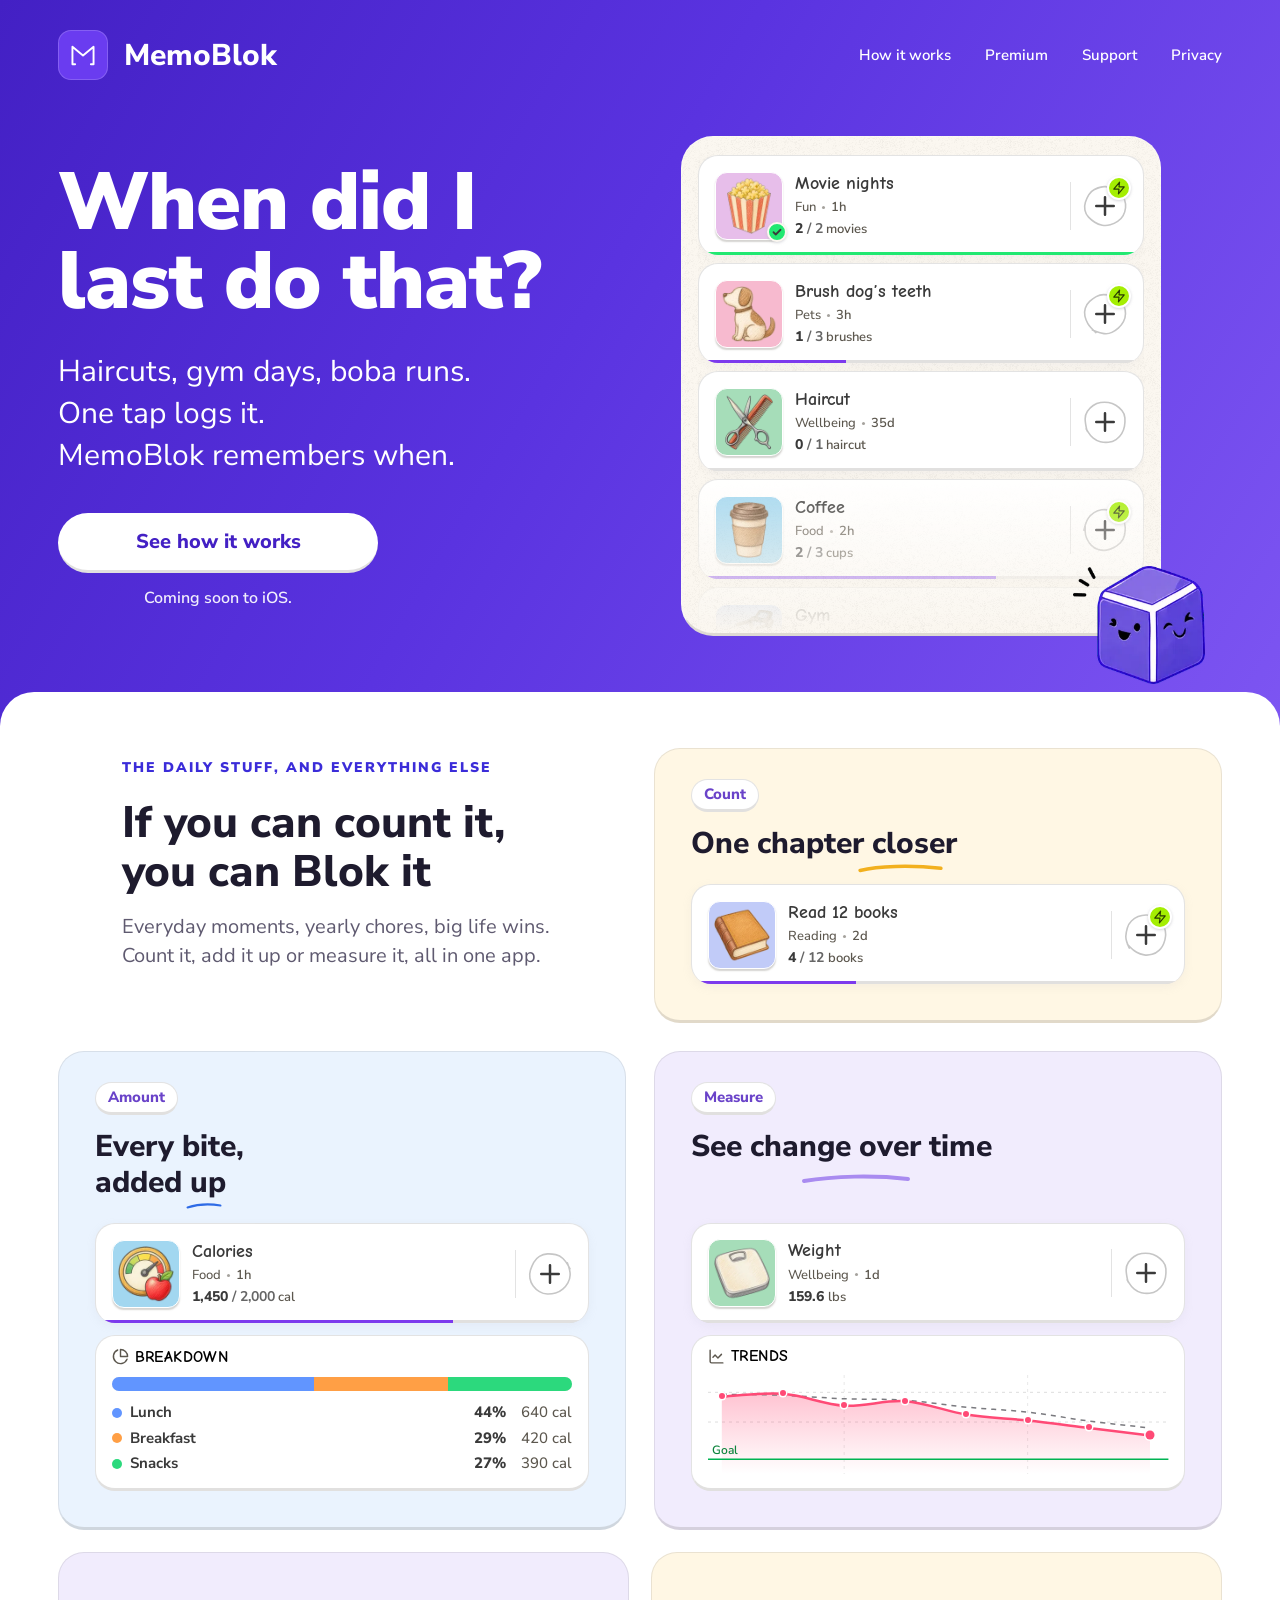
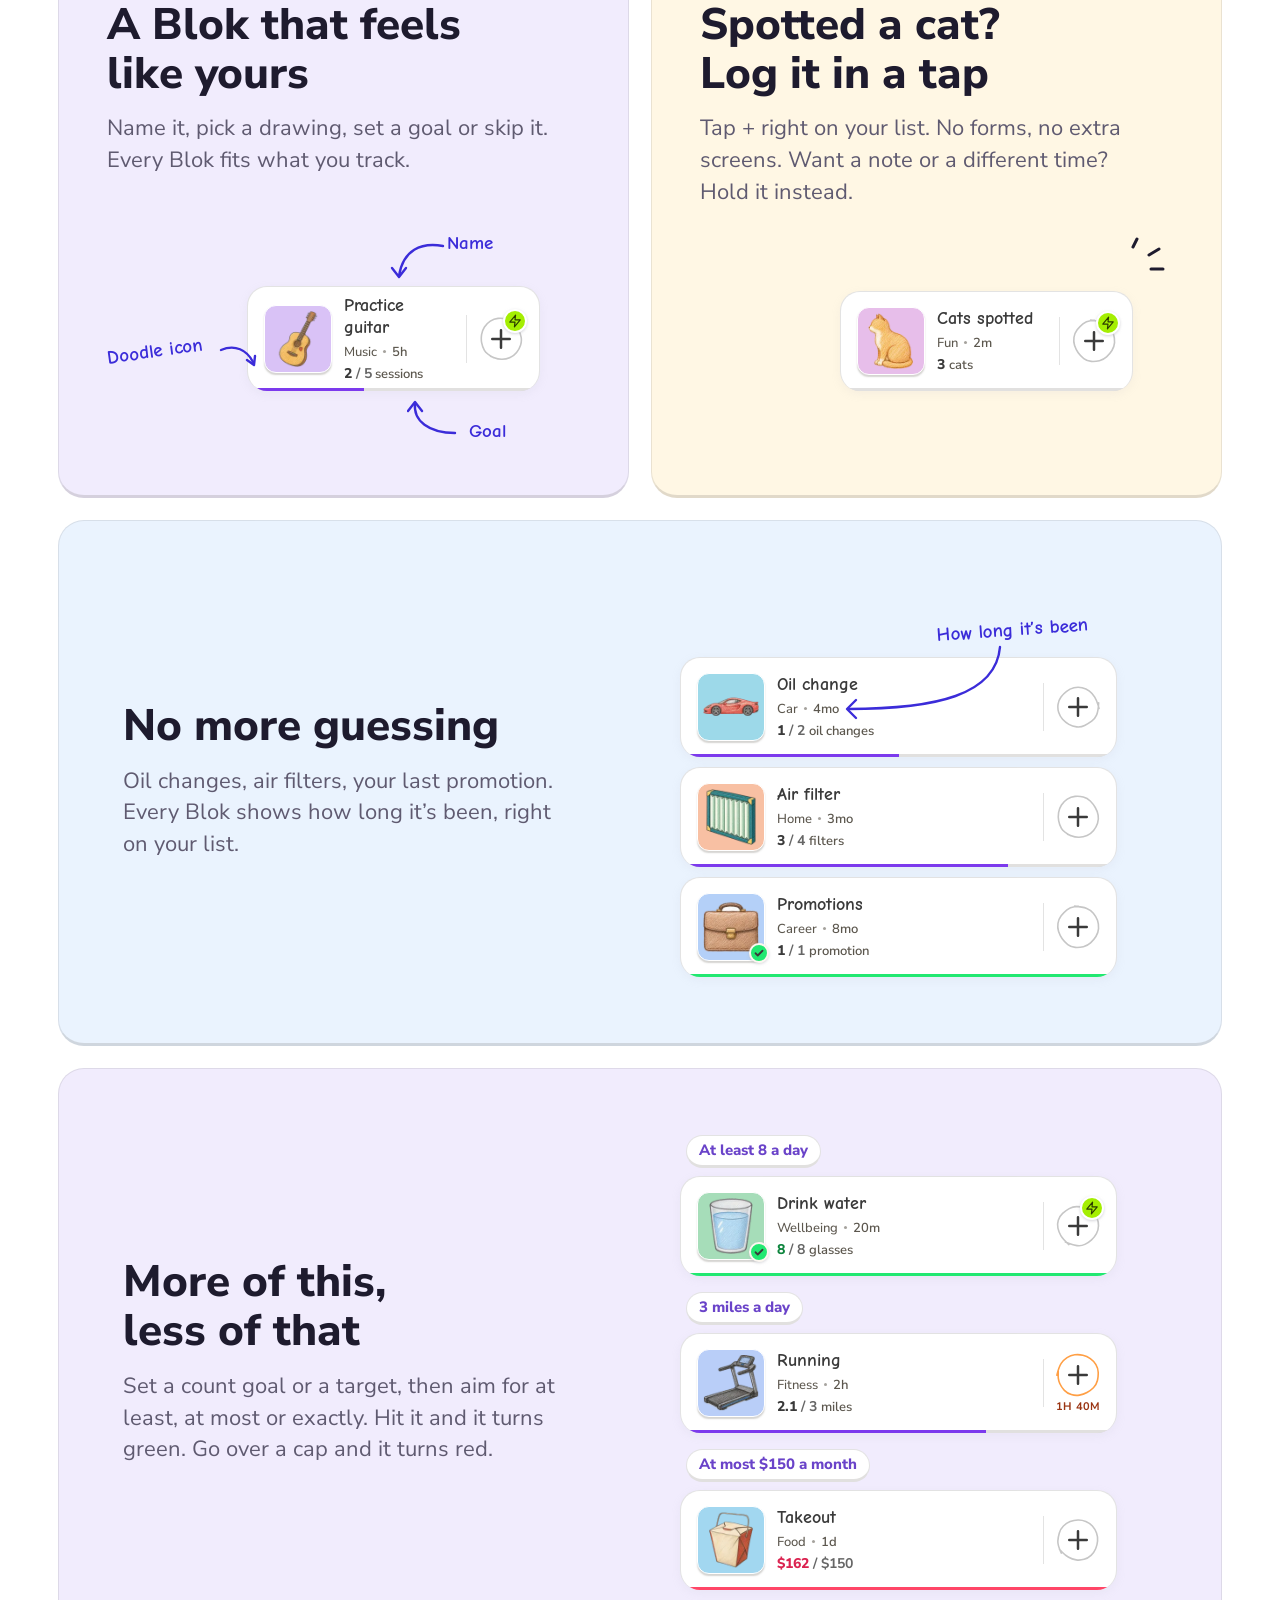
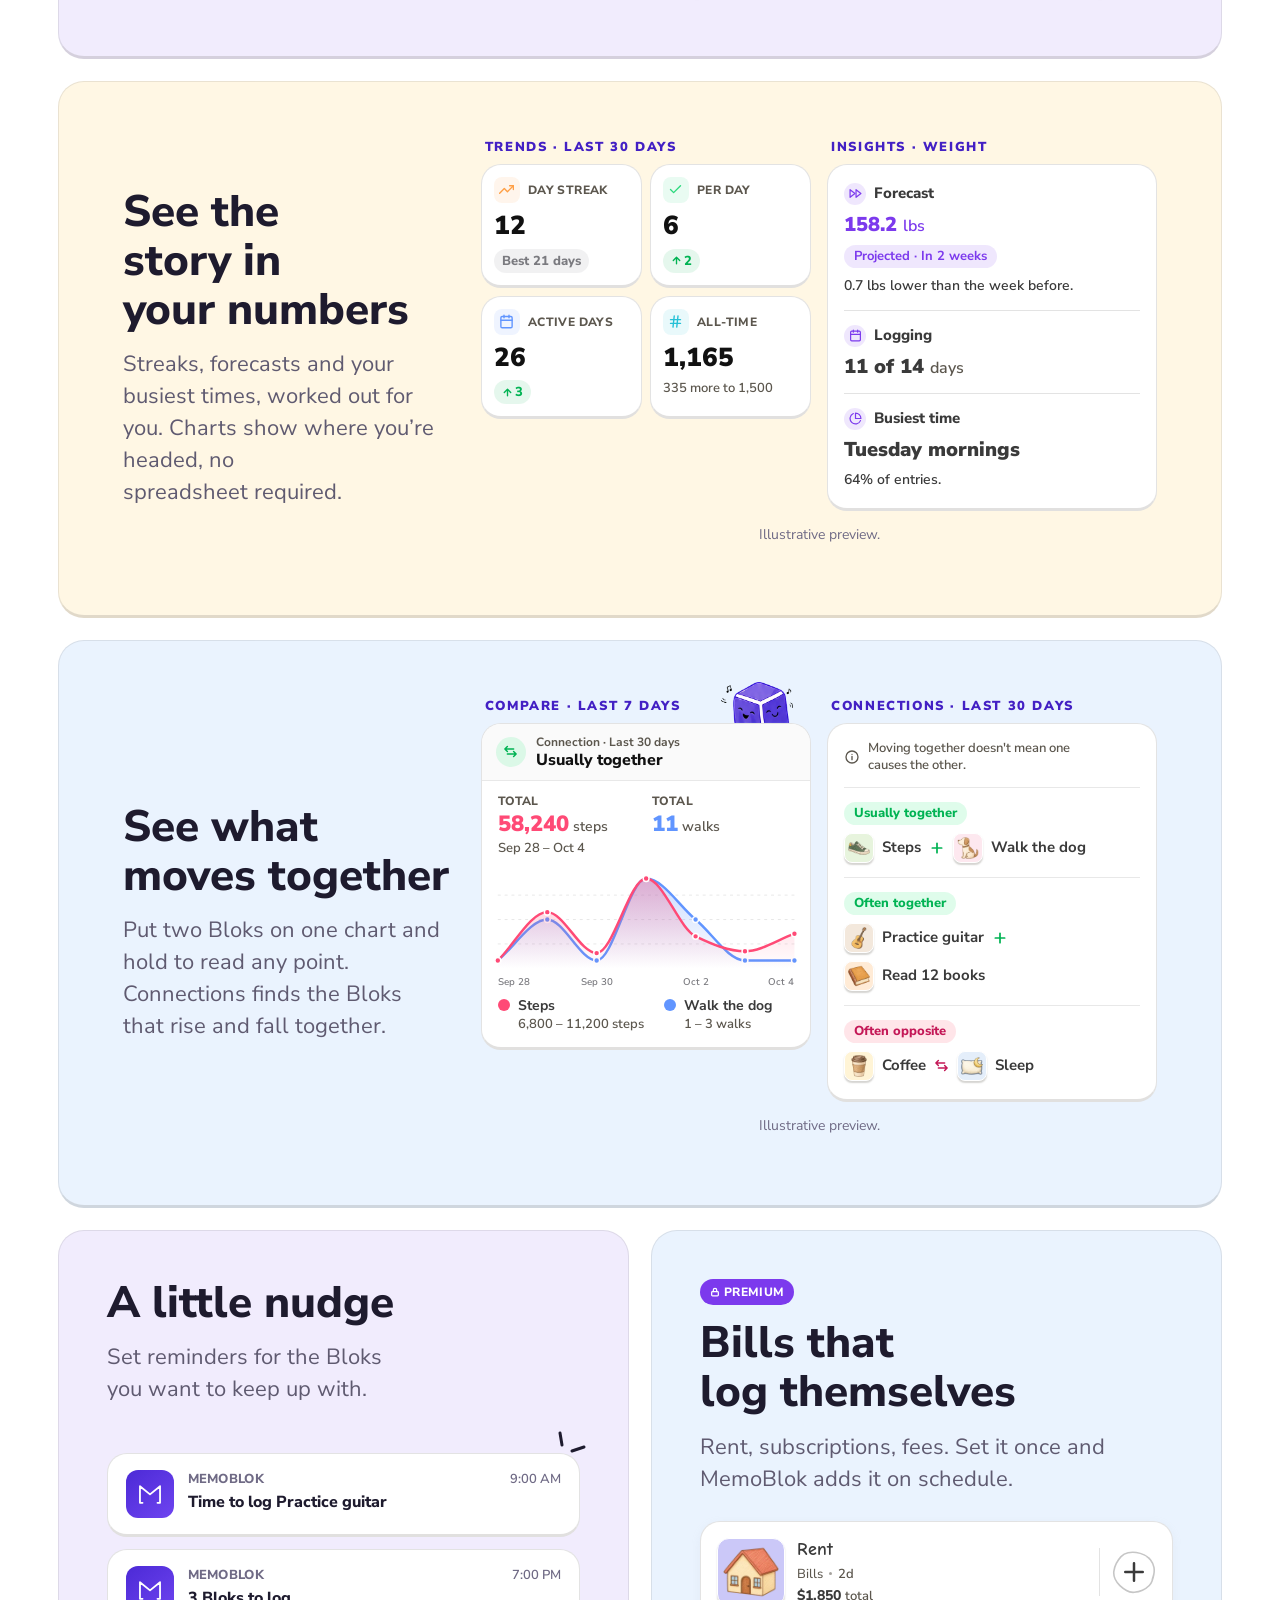
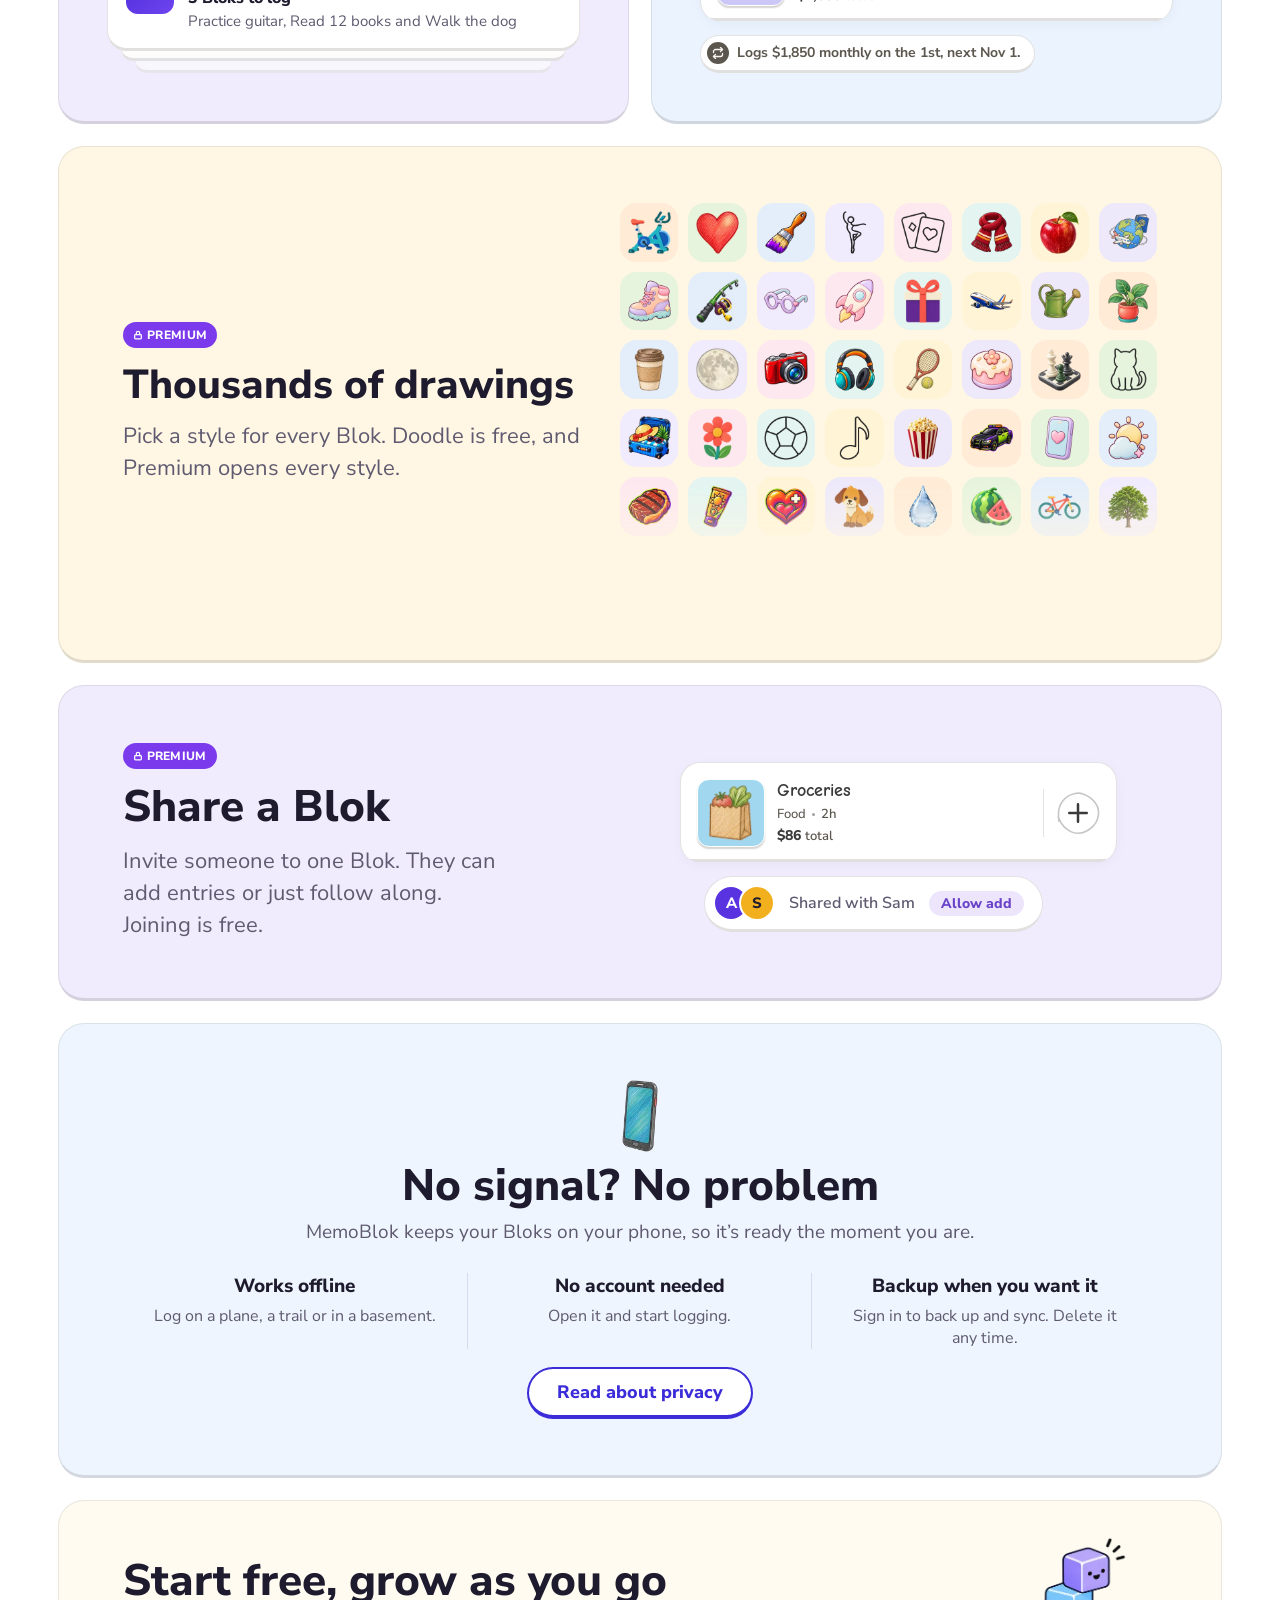
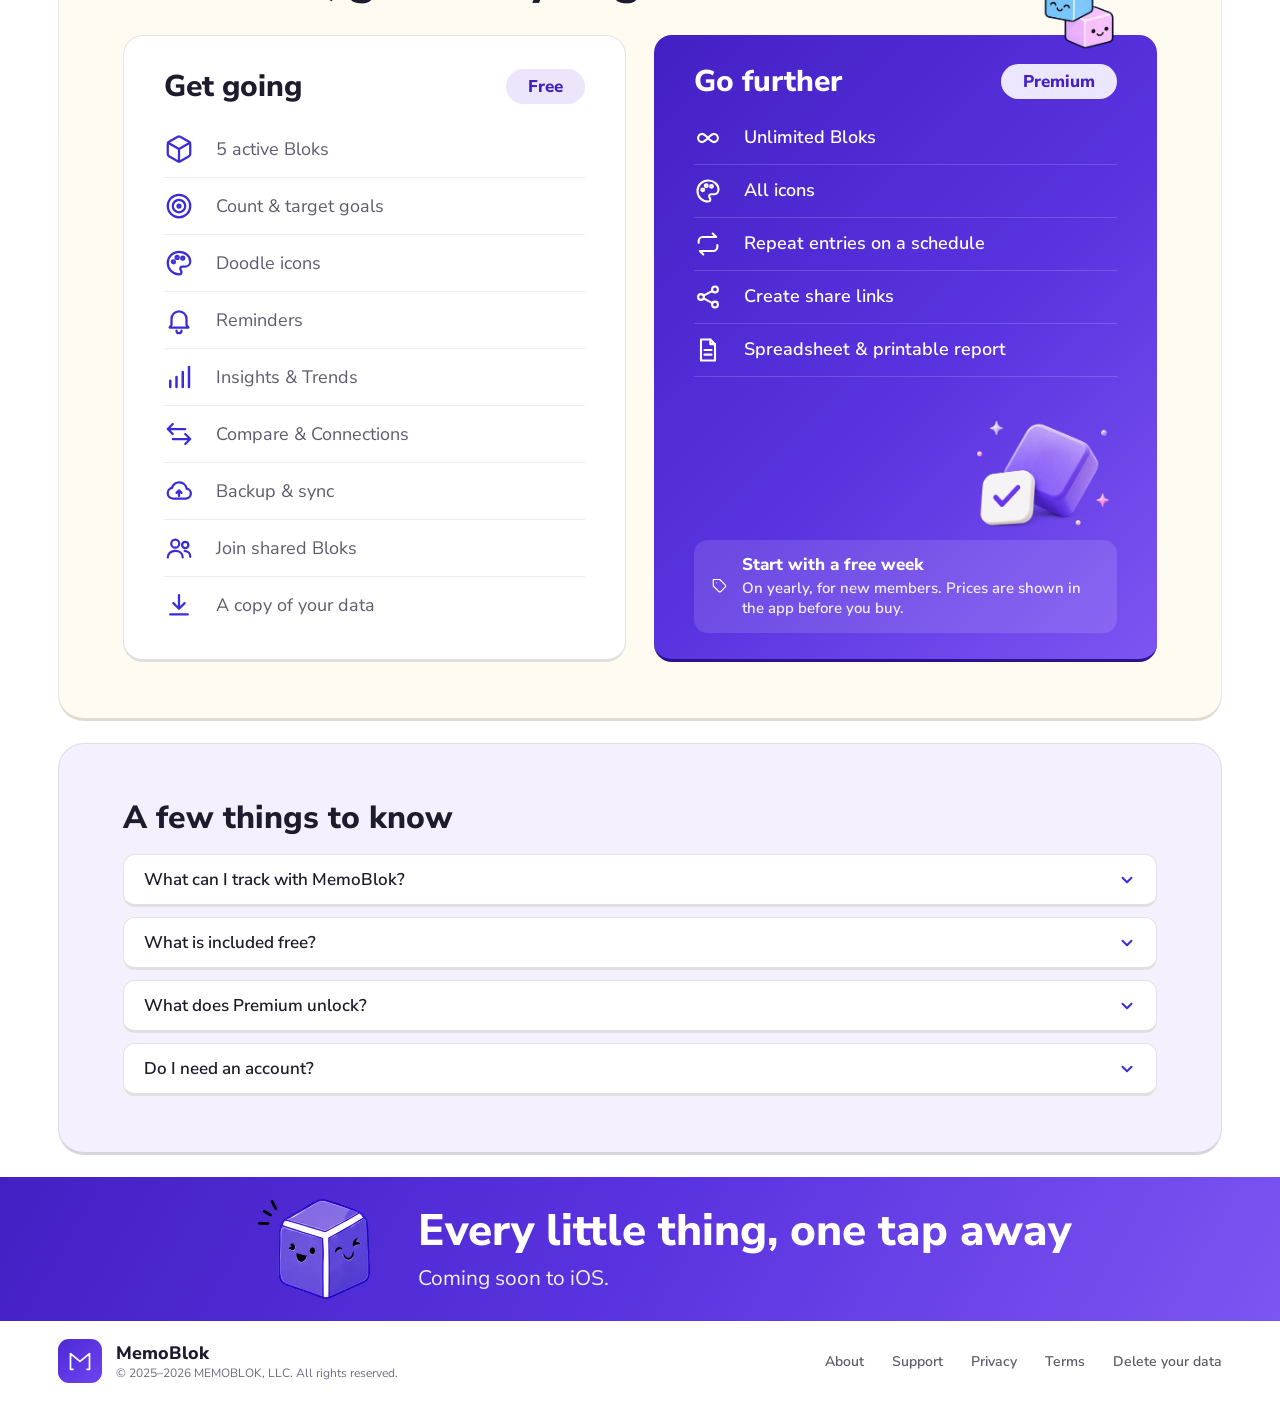
<file: index.html>
<!DOCTYPE html>
<html lang="en">
<head>
  <meta charset="utf-8" />
  <meta name="viewport" content="width=device-width, initial-scale=1" />
  <title>MemoBlok: When did I last do that?</title>
  <meta name="description" content="When did you last get a haircut, hit the gym or grab boba? One tap logs it. MemoBlok remembers when, shows how long it’s been, and turns it into charts and insights. Works offline. Free to start." />
  <link rel="canonical" href="https://www.memoblok.com/" />
  <meta property="og:type" content="website" />
  <meta property="og:site_name" content="MemoBlok" />
  <meta property="og:title" content="MemoBlok: When did I last do that?" />
  <meta property="og:description" content="Haircuts, gym days, boba runs. One tap logs it, and MemoBlok remembers when." />
  <meta property="og:image" content="https://www.memoblok.com/assets/img/og.png" />
  <meta property="og:image:width" content="1200" />
  <meta property="og:image:height" content="630" />
  <meta property="og:image:alt" content="MemoBlok: When did I last do that? Haircuts, gym days, boba runs. One tap logs it. Coming soon to iOS." />
  <meta property="og:locale" content="en_US" />
  <meta property="og:url" content="https://www.memoblok.com/" />
  <meta name="twitter:card" content="summary_large_image" />
  <meta name="twitter:title" content="MemoBlok: When did I last do that?" />
  <meta name="twitter:description" content="Haircuts, gym days, boba runs. One tap logs it, and MemoBlok remembers when." />
  <meta name="twitter:image" content="https://www.memoblok.com/assets/img/og.png" />
  <meta name="theme-color" content="#4320C4" />
  <link rel="icon" href="/assets/img/favicon.png" />
  <link rel="apple-touch-icon" href="/assets/img/apple-touch-icon.png" />
  <link rel="stylesheet" href="/assets/css/site.css" />
  <script type="application/ld+json">
  {
    "@context": "https://schema.org",
    "@type": "Organization",
    "name": "MEMOBLOK, LLC",
    "alternateName": "MemoBlok",
    "url": "https://www.memoblok.com/",
    "logo": "https://www.memoblok.com/assets/img/icon.png",
    "email": "support@memoblok.com",
    "foundingDate": "2025",
    "contactPoint": {
      "@type": "ContactPoint",
      "email": "support@memoblok.com",
      "contactType": "customer support",
      "availableLanguage": "English"
    }
  }
  </script>
  <script type="application/ld+json">
  {
    "@context": "https://schema.org",
    "@type": "WebSite",
    "name": "MemoBlok",
    "url": "https://www.memoblok.com/",
    "publisher": {
      "@type": "Organization",
      "name": "MEMOBLOK, LLC"
    }
  }
  </script>
  <script type="application/ld+json">
  {
    "@context": "https://schema.org",
    "@type": "FAQPage",
    "mainEntity": [
      {
        "@type": "Question",
        "name": "What can I track with MemoBlok?",
        "acceptedAnswer": {
          "@type": "Answer",
          "text": "Anything you can count, add up or measure, from things you do every day to things you do once a year. Log it as it happens, see how long it’s been since the last time, and get insights and charts for every Blok. It works offline, with no account needed."
        }
      },
      {
        "@type": "Question",
        "name": "What is included free?",
        "acceptedAnswer": {
          "@type": "Answer",
          "text": "Up to 5 active Bloks with the Doodle icons, plus logging, goals, reminders, Insights, Trends and Compare. Backup and sync, joining shared Bloks and a full copy of your data are free too. Archived Bloks don’t count toward the five."
        }
      },
      {
        "@type": "Question",
        "name": "What does Premium unlock?",
        "acceptedAnswer": {
          "@type": "Answer",
          "text": "Unlimited Bloks, every icon style, Repeat for entries on a schedule, share links to invite people, and spreadsheet and printable report exports. Choose monthly or yearly, and yearly starts with a free week for new members. If your membership ends, you keep everything you made."
        }
      },
      {
        "@type": "Question",
        "name": "Do I need an account?",
        "acceptedAnswer": {
          "@type": "Answer",
          "text": "No. MemoBlok works fully without one, and everything stays on your phone. Sign in with Apple or Google when you want a backup, want MemoBlok on another device, or want to share a Blok."
        }
      }
    ]
  }
  </script>
</head>
<body>
  <a class="skip-link" href="#main">Skip to content</a>

  <header class="page-head home-head" id="top">
    <div class="wrap">
    <nav class="topnav" aria-label="Main">
      <a href="#top" class="brand"><span class="logo-tile"><img src="/assets/img/m-mark-white.svg" alt="" width="40" height="40" /></span><span class="brand-name">MemoBlok</span></a>
      <button class="nav-toggle" type="button" aria-expanded="false" aria-controls="nav-links" aria-label="Open menu"><svg width="26" height="20" viewBox="0 0 26 20" fill="none" stroke="#3B2CD9" stroke-width="2.4" stroke-linecap="round" aria-hidden="true"><path d="M2 2h22M2 10h22M2 18h22"/></svg></button>
      <ul class="nav-links" id="nav-links"><li><a href="#how">How it&nbsp;works</a></li><li><a href="#premium">Premium</a></li><li><a href="/support">Support</a></li><li><a href="/privacy">Privacy</a></li></ul>
    </nav>
      <div class="hero">
        <div class="hero-txt">
          <h1><span style="white-space: nowrap">When did I</span> <span style="white-space: nowrap">last do that?</span></h1>
          <p class="hero-sub">Haircuts, gym days, boba&nbsp;runs.<br /> One tap logs&nbsp;it.<br class="d-only" /> MemoBlok&nbsp;remembers&nbsp;when.</p>
          <a class="cta cta-light cta-lg hero-cta" href="#how">See how it&nbsp;works</a>
          <p class="hero-soon">Coming soon to&nbsp;iOS.</p>
        </div>
        <div class="hero-vis">
          <div class="glimpse-wrap">
            <div class="glimpse"><div class="glimpse-list"><div class="blok"><div class="tile" style="background: #E7BEEA"><img src="/assets/img/icons/doodle/popcorn.webp" alt="" width="56" height="56" /><span class="done"><svg width="12" height="12" viewBox="0 0 24 24" fill="none" stroke="#3A3A3A" stroke-width="3.6" stroke-linecap="round" stroke-linejoin="round"><path d="M5 12.5l4.5 4.5L19 7.5"/></svg></span></div><div class="btxt"><div class="bt">Movie nights</div><div class="bm">Fun<span class="md"></span><span class="t">1h</span></div><div class="bv"><b>2</b> <span class="sl">/</span> <b>2</b><span class="u">movies</span></div></div><span class="sep"></span><span class="qa" aria-hidden="true"><svg width="44" height="44" viewBox="0 0 44 44" fill="none" style="position: absolute; left: 0; top: 0"><path d="M10.95 5.67 Q18.36 2.18 22.46 2.65 Q26.55 3.11 30.48 4.43 Q34.41 5.75 37.29 8.78 Q40.17 11.81 41.57 15.73 Q42.97 19.65 42.56 23.78 Q42.14 27.90 40.13 31.52 Q38.11 35.14 34.65 37.41 Q31.19 39.68 27.23 40.81 Q23.27 41.94 19.22 41.20 Q15.17 40.46 11.78 38.27 Q8.40 36.09 5.55 33.09 Q2.71 30.10 1.90 26.05 Q1.10 21.99 2.39 18.16 Q3.69 14.32 5.72 10.85 Q7.75 7.38 11.40 5.52 L15.05 3.67" stroke="#C6C6C6" stroke-width="1.6" stroke-linecap="round"/></svg><svg width="30" height="30" viewBox="0 0 24 24" fill="none" stroke="#3A3A3A" stroke-width="2" stroke-linecap="round" stroke-linejoin="round" style="position: relative"><path d="M12 5v14M5 12h14"/></svg><span class="zap"><svg width="14" height="14" viewBox="0 0 24 24" fill="none" stroke="#2B3B00" stroke-width="2" stroke-linecap="round" stroke-linejoin="round"><path d="M13 2 3 14h9l-1 8 10-12h-9l1-8z"/></svg></span></span><span class="lip"><i style="width: 100%; background: #21E871"></i></span></div><div class="blok"><div class="tile" style="background: #F7BACF"><img src="/assets/img/icons/doodle/dog.webp" alt="" width="56" height="56" /></div><div class="btxt"><div class="bt">Brush dog’s teeth</div><div class="bm">Pets<span class="md"></span><span class="t">3h</span></div><div class="bv"><b>1</b> <span class="sl">/</span> <b>3</b><span class="u">brushes</span></div></div><span class="sep"></span><span class="qa" aria-hidden="true"><svg width="44" height="44" viewBox="0 0 44 44" fill="none" style="position: absolute; left: 0; top: 0"><path d="M12.89 40.57 Q6.87 34.98 4.85 31.55 Q2.82 28.13 1.91 24.14 Q1.00 20.15 2.29 16.18 Q3.59 12.22 6.61 9.39 Q9.63 6.56 13.21 4.59 Q16.79 2.62 20.87 2.66 Q24.96 2.70 28.94 3.70 Q32.92 4.69 36.11 7.38 Q39.29 10.07 40.93 13.89 Q42.57 17.71 42.50 21.84 Q42.43 25.98 40.46 29.56 Q38.49 33.14 35.55 35.87 Q32.60 38.61 28.87 40.39 Q25.14 42.18 21.04 41.59 Q16.95 41.00 13.16 39.48 L9.38 37.96" stroke="#C6C6C6" stroke-width="1.6" stroke-linecap="round"/></svg><svg width="30" height="30" viewBox="0 0 24 24" fill="none" stroke="#3A3A3A" stroke-width="2" stroke-linecap="round" stroke-linejoin="round" style="position: relative"><path d="M12 5v14M5 12h14"/></svg><span class="zap"><svg width="14" height="14" viewBox="0 0 24 24" fill="none" stroke="#2B3B00" stroke-width="2" stroke-linecap="round" stroke-linejoin="round"><path d="M13 2 3 14h9l-1 8 10-12h-9l1-8z"/></svg></span></span><span class="lip"><i style="width: 33.3%; background: #7C3AED"></i></span></div><div class="blok"><div class="tile" style="background: #A6DDB9"><img src="/assets/img/icons/doodle/haircut.webp" alt="" width="56" height="56" /></div><div class="btxt"><div class="bt">Haircut</div><div class="bm">Wellbeing<span class="md"></span><span class="t">35d</span></div><div class="bv"><b>0</b> <span class="sl">/</span> <b>1</b><span class="u">haircut</span></div></div><span class="sep"></span><span class="qa" aria-hidden="true"><svg width="44" height="44" viewBox="0 0 44 44" fill="none" style="position: absolute; left: 0; top: 0"><path d="M4.03 30.83 Q2.16 23.09 2.14 18.93 Q2.11 14.78 4.44 11.28 Q6.77 7.78 10.19 5.49 Q13.60 3.19 17.58 2.54 Q21.55 1.90 25.46 2.57 Q29.37 3.23 32.80 5.29 Q36.24 7.35 38.91 10.54 Q41.58 13.72 41.89 17.88 Q42.20 22.04 41.50 26.06 Q40.81 30.07 38.71 33.67 Q36.61 37.27 33.08 39.56 Q29.55 41.85 25.43 42.25 Q21.30 42.65 17.34 41.71 Q13.38 40.78 10.29 38.20 Q7.19 35.61 5.16 32.18 L3.13 28.74" stroke="#C6C6C6" stroke-width="1.6" stroke-linecap="round"/></svg><svg width="30" height="30" viewBox="0 0 24 24" fill="none" stroke="#3A3A3A" stroke-width="2" stroke-linecap="round" stroke-linejoin="round" style="position: relative"><path d="M12 5v14M5 12h14"/></svg></span><span class="lip"></span></div><div class="blok"><div class="tile" style="background: #A2D7F0"><img src="/assets/img/icons/doodle/coffee.webp" alt="" width="56" height="56" /></div><div class="btxt"><div class="bt">Coffee</div><div class="bm">Food<span class="md"></span><span class="t">2h</span></div><div class="bv"><b>2</b> <span class="sl">/</span> <b>3</b><span class="u">cups</span></div></div><span class="sep"></span><span class="qa" aria-hidden="true"><svg width="44" height="44" viewBox="0 0 44 44" fill="none" style="position: absolute; left: 0; top: 0"><path d="M0.89 22.15 Q2.86 13.90 5.19 10.38 Q7.51 6.86 11.05 4.58 Q14.59 2.30 18.72 1.80 Q22.85 1.30 26.87 2.23 Q30.88 3.17 34.32 5.55 Q37.76 7.93 39.94 11.58 Q42.11 15.23 42.23 19.46 Q42.35 23.68 41.35 27.74 Q40.36 31.80 37.43 34.71 Q34.49 37.62 30.96 39.55 Q27.42 41.48 23.36 42.14 Q19.30 42.80 15.29 41.57 Q11.29 40.33 8.37 37.33 Q5.45 34.33 3.77 30.55 Q2.10 26.77 2.17 22.67 L2.25 18.57" stroke="#C6C6C6" stroke-width="1.6" stroke-linecap="round"/></svg><svg width="30" height="30" viewBox="0 0 24 24" fill="none" stroke="#3A3A3A" stroke-width="2" stroke-linecap="round" stroke-linejoin="round" style="position: relative"><path d="M12 5v14M5 12h14"/></svg><span class="zap"><svg width="14" height="14" viewBox="0 0 24 24" fill="none" stroke="#2B3B00" stroke-width="2" stroke-linecap="round" stroke-linejoin="round"><path d="M13 2 3 14h9l-1 8 10-12h-9l1-8z"/></svg></span></span><span class="lip"><i style="width: 67%; background: #7C3AED"></i></span></div><div class="blok d-only"><div class="tile" style="background: #B9CEF8"><img src="/assets/img/icons/doodle/treadmill.webp" alt="" width="56" height="56" /></div><div class="btxt"><div class="bt">Gym</div><div class="bm">Fitness<span class="md"></span><span class="t">2d</span></div><div class="bv"><b>2</b> <span class="sl">/</span> <b>3</b><span class="u">workouts</span></div></div><span class="sep"></span><span class="qa" aria-hidden="true"><svg width="44" height="44" viewBox="0 0 44 44" fill="none" style="position: absolute; left: 0; top: 0"><path d="M13.34 3.56 Q21.15 1.61 25.31 1.79 Q29.47 1.97 33.01 4.34 Q36.55 6.70 38.40 10.47 Q40.26 14.24 41.65 18.21 Q43.05 22.19 41.80 26.22 Q40.55 30.25 38.13 33.51 Q35.71 36.77 32.36 39.02 Q29.00 41.27 24.98 42.24 Q20.96 43.21 16.94 42.05 Q12.91 40.89 9.55 38.35 Q6.19 35.80 4.42 31.99 Q2.65 28.17 1.90 24.01 Q1.16 19.86 2.38 15.77 Q3.59 11.69 6.41 8.56 Q9.22 5.43 12.94 3.61 L16.67 1.79" stroke="#C6C6C6" stroke-width="1.6" stroke-linecap="round"/></svg><svg width="30" height="30" viewBox="0 0 24 24" fill="none" stroke="#3A3A3A" stroke-width="2" stroke-linecap="round" stroke-linejoin="round" style="position: relative"><path d="M12 5v14M5 12h14"/></svg></span><span class="lip"><i style="width: 67%; background: #7C3AED"></i></span></div></div></div>
            <img class="hero-mascot" src="/assets/img/mascot.webp" alt="" width="132" height="118" />
          </div>
        </div>
      </div>
    </div>
  </header>

  <main id="main" class="sheet home-sheet">
    <div class="wrap">
      <section class="poss" id="possibilities">
        <div class="poss-txt">
          <p class="poss-eyebrow">THE DAILY STUFF, AND EVERYTHING&nbsp;ELSE</p>
          <h2 class="h2">If you can count&nbsp;it,<br />you can Blok&nbsp;it</h2>
          <p class="sub">Everyday moments, yearly chores, big life wins. Count it, add it up or measure it, all in one&nbsp;app.</p>
        </div>
        <div class="poss-card" style="background: #FFF7E4">
          <span class="chip">Count</span>
          <h3 class="card-h fit">One chapter <span class="ul">closer<svg class="d-only" width="120" height="14" viewBox="0 0 120 14" fill="none" style="position: absolute; left: -14px; bottom: -14px"><path d="M3 9c25-6 70-8 114-3" stroke="#F2B01E" stroke-width="5" stroke-linecap="round"/></svg></span><svg class="m-only" width="96" height="10" viewBox="0 0 130 12" fill="none" style="margin: 2px 0 0 104px"><path d="M3 8c30-6 80-7 124-2" stroke="#F2B01E" stroke-width="5" stroke-linecap="round"/></svg></h3>
          <div class="blok"><div class="tile" style="background: #C1CBF8"><img src="/assets/img/icons/doodle/book-v2.webp" alt="" width="56" height="56" /></div><div class="btxt"><div class="bt">Read 12&nbsp;books</div><div class="bm">Reading<span class="md"></span><span class="t">2d</span></div><div class="bv"><b>4</b> <span class="sl">/</span> <b>12</b><span class="u">books</span></div></div><span class="sep"></span><span class="qa" aria-hidden="true"><svg width="44" height="44" viewBox="0 0 44 44" fill="none" style="position: absolute; left: 0; top: 0"><path d="M5.32 35.08 Q1.57 27.34 1.84 23.12 Q2.11 18.90 3.32 14.95 Q4.53 10.99 7.43 8.05 Q10.34 5.12 14.11 3.60 Q17.89 2.08 21.95 1.97 Q26.02 1.86 29.83 3.42 Q33.64 4.98 36.39 8.07 Q39.13 11.16 40.54 15.03 Q41.94 18.90 41.57 22.95 Q41.19 27.01 39.64 30.78 Q38.09 34.55 35.07 37.35 Q32.05 40.16 28.10 41.32 Q24.15 42.47 20.13 41.91 Q16.10 41.35 12.61 39.31 Q9.13 37.28 6.28 34.28 L3.43 31.28" stroke="#C6C6C6" stroke-width="1.6" stroke-linecap="round"/></svg><svg width="30" height="30" viewBox="0 0 24 24" fill="none" stroke="#3A3A3A" stroke-width="2" stroke-linecap="round" stroke-linejoin="round" style="position: relative"><path d="M12 5v14M5 12h14"/></svg><span class="zap"><svg width="14" height="14" viewBox="0 0 24 24" fill="none" stroke="#2B3B00" stroke-width="2" stroke-linecap="round" stroke-linejoin="round"><path d="M13 2 3 14h9l-1 8 10-12h-9l1-8z"/></svg></span></span><span class="lip"><i style="width: 33.3%; background: #7C3AED"></i></span></div>
        </div>
        <div class="poss-card" style="background: #EAF3FE">
          <span class="chip">Amount</span>
          <h3 class="card-h">Every bite,<br />added <span class="ul">up<svg class="d-only" width="70" height="14" viewBox="0 0 70 14" fill="none" style="position: absolute; left: -4px; bottom: -12px"><path d="M3 10c18-6 40-8 64-4" stroke="#2E6BE6" stroke-width="4" stroke-linecap="round"/></svg><svg class="m-only" width="50" height="10" viewBox="0 0 64 12" fill="none" style="position: absolute; left: -2px; bottom: -8px"><path d="M3 9c16-6 36-7 58-3" stroke="#2E6BE6" stroke-width="4" stroke-linecap="round"/></svg></span></h3>
          <div class="blok"><div class="tile" style="background: #A2D7F0"><img src="/assets/img/icons/doodle/calories.webp" alt="" width="56" height="56" /></div><div class="btxt"><div class="bt">Calories</div><div class="bm">Food<span class="md"></span><span class="t">1h</span></div><div class="bv"><b>1,450</b> <span class="sl">/</span> <b>2,000</b><span class="u">cal</span></div></div><span class="sep"></span><span class="qa" aria-hidden="true"><svg width="44" height="44" viewBox="0 0 44 44" fill="none" style="position: absolute; left: 0; top: 0"><path d="M39.34 10.81 Q42.29 18.72 42.14 22.94 Q41.98 27.17 39.91 30.81 Q37.85 34.45 34.73 37.17 Q31.60 39.90 27.61 41.03 Q23.62 42.16 19.38 42.04 Q15.13 41.93 11.46 39.67 Q7.80 37.41 5.21 33.95 Q2.62 30.50 1.92 26.25 Q1.23 22.00 2.49 18.00 Q3.75 14.00 5.77 10.30 Q7.79 6.59 11.45 4.34 Q15.12 2.10 19.37 1.90 Q23.61 1.70 27.75 2.62 Q31.89 3.54 34.91 6.51 Q37.94 9.47 39.98 13.14 L42.03 16.82" stroke="#C6C6C6" stroke-width="1.6" stroke-linecap="round"/></svg><svg width="30" height="30" viewBox="0 0 24 24" fill="none" stroke="#3A3A3A" stroke-width="2" stroke-linecap="round" stroke-linejoin="round" style="position: relative"><path d="M12 5v14M5 12h14"/></svg></span><span class="lip"><i style="width: 72.5%; background: #7C3AED"></i></span></div>
          <div class="sp"><div class="sp-head"><svg width="17" height="17" viewBox="0 0 24 24" fill="none" stroke="#5C574E" stroke-width="2" stroke-linecap="round" stroke-linejoin="round" aria-hidden="true"><path d="M21.21 15.89A10 10 0 1 1 8 2.83"/><path d="M22 12A10 10 0 0 0 12 2v10z"/></svg><span class="sp-title">Breakdown</span></div><div class="bd-bar" aria-hidden="true"><i style="flex: 44; background: #6195FF"></i><i style="flex: 29; background: #FF9F45"></i><i style="flex: 27; background: #2CD97D"></i></div><ul class="bd-key"><li><span class="bd-dot" style="background: #6195FF"></span>Lunch<b>44%</b><span class="bd-val">640 cal</span></li><li><span class="bd-dot" style="background: #FF9F45"></span>Breakfast<b>29%</b><span class="bd-val">420 cal</span></li><li><span class="bd-dot" style="background: #2CD97D"></span>Snacks<b>27%</b><span class="bd-val">390 cal</span></li></ul></div>
        </div>
        <div class="poss-card" style="background: #F1ECFD">
          <span class="chip">Measure</span>
          <h3 class="card-h">See change over&nbsp;time<svg class="d-only" width="110" height="12" viewBox="0 0 110 12" fill="none" style="margin: 8px 0 0 110px"><path d="M3 8c30-5 70-6 104-2" stroke="#A98BF0" stroke-width="4" stroke-linecap="round"/></svg><svg class="m-only" width="84" height="10" viewBox="0 0 110 12" fill="none" style="margin: 2px 0 0 36px"><path d="M3 8c30-5 70-6 104-2" stroke="#A98BF0" stroke-width="4" stroke-linecap="round"/></svg></h3>
          <div class="blok"><div class="tile" style="background: #A6DDB9"><img src="/assets/img/icons/doodle/scale.webp" alt="" width="56" height="56" /></div><div class="btxt"><div class="bt">Weight</div><div class="bm">Wellbeing<span class="md"></span><span class="t">1d</span></div><div class="bv"><b>159.6</b><span class="u">lbs</span></div></div><span class="sep"></span><span class="qa" aria-hidden="true"><svg width="44" height="44" viewBox="0 0 44 44" fill="none" style="position: absolute; left: 0; top: 0"><path d="M4.03 30.83 Q2.16 23.09 2.14 18.93 Q2.11 14.78 4.44 11.28 Q6.77 7.78 10.19 5.49 Q13.60 3.19 17.58 2.54 Q21.55 1.90 25.46 2.57 Q29.37 3.23 32.80 5.29 Q36.24 7.35 38.91 10.54 Q41.58 13.72 41.89 17.88 Q42.20 22.04 41.50 26.06 Q40.81 30.07 38.71 33.67 Q36.61 37.27 33.08 39.56 Q29.55 41.85 25.43 42.25 Q21.30 42.65 17.34 41.71 Q13.38 40.78 10.29 38.20 Q7.19 35.61 5.16 32.18 L3.13 28.74" stroke="#C6C6C6" stroke-width="1.6" stroke-linecap="round"/></svg><svg width="30" height="30" viewBox="0 0 24 24" fill="none" stroke="#3A3A3A" stroke-width="2" stroke-linecap="round" stroke-linejoin="round" style="position: relative"><path d="M12 5v14M5 12h14"/></svg></span><span class="lip"></span></div>
          <div class="sp"><div class="sp-head"><svg width="17" height="17" viewBox="0 0 24 24" fill="none" stroke="#5C574E" stroke-width="2" stroke-linecap="round" stroke-linejoin="round" aria-hidden="true"><path d="M3 3v16a2 2 0 0 0 2 2h16"/><path d="m19 9-5 5-4-4-3 3"/></svg><span class="sp-title">Trends</span></div><div class="tc" role="img" aria-label="Weight readings falling from 162.2 to 159.6 lbs, with their average and a 158 lbs goal"><svg viewBox="0 0 100 100" preserveAspectRatio="none" aria-hidden="true"><defs><linearGradient id="tcg" x1="0" y1="0" x2="0" y2="1"><stop offset="0" stop-color="#FF4A76" stop-opacity=".33"/><stop offset="1" stop-color="#FF4A76" stop-opacity="0"/></linearGradient></defs><path d="M0 17.5H100" stroke="#DDDDDD" stroke-width="1" stroke-dasharray="3 4" vector-effect="non-scaling-stroke"/><path d="M0 47.5H100" stroke="#DDDDDD" stroke-width="1" stroke-dasharray="3 4" vector-effect="non-scaling-stroke"/><path d="M29.57 0V100" stroke="#E8E8E8" stroke-width="1" stroke-dasharray="3 4" vector-effect="non-scaling-stroke"/><path d="M69.43 0V100" stroke="#E8E8E8" stroke-width="1" stroke-dasharray="3 4" vector-effect="non-scaling-stroke"/><path d="M3 22C5.21 21.5 11.86 17.5 16.29 19C20.71 20.5 25.14 29.75 29.57 31C34 32.25 38.43 25 42.86 26.5C47.29 28 51.71 36.75 56.14 40C60.57 43.25 65 43.75 69.43 46C73.86 48.25 78.29 51 82.71 53.5C87.14 56 93.79 59.75 96 61L96 100L3 100Z" fill="url(#tcg)"/><path d="M0 85H100" stroke="#00B353" stroke-width="1.5" vector-effect="non-scaling-stroke"/><path d="M3 19.5C5.21 19.67 11.86 19.75 16.29 20.5C20.71 21.25 25.14 23.17 29.57 24C34 24.83 38.43 24.08 42.86 25.5C47.29 26.92 51.71 30.5 56.14 32.5C60.57 34.5 65 35.17 69.43 37.5C73.86 39.83 78.29 43.83 82.71 46.5C87.14 49.17 93.79 52.33 96 53.5" fill="none" stroke="#7A7A7F" stroke-width="1.5" stroke-dasharray="5 5" vector-effect="non-scaling-stroke"/><path d="M3 22C5.21 21.5 11.86 17.5 16.29 19C20.71 20.5 25.14 29.75 29.57 31C34 32.25 38.43 25 42.86 26.5C47.29 28 51.71 36.75 56.14 40C60.57 43.25 65 43.75 69.43 46C73.86 48.25 78.29 51 82.71 53.5C87.14 56 93.79 59.75 96 61" fill="none" stroke="#FF4A76" stroke-width="2.5" stroke-linecap="round" stroke-linejoin="round" vector-effect="non-scaling-stroke"/></svg><span class="tc-goal" style="top: 85%">Goal</span><i class="tc-dot" style="left: 3%; top: 22%"></i><i class="tc-dot" style="left: 16.29%; top: 19%"></i><i class="tc-dot" style="left: 29.57%; top: 31%"></i><i class="tc-dot" style="left: 42.86%; top: 26.5%"></i><i class="tc-dot" style="left: 56.14%; top: 40%"></i><i class="tc-dot" style="left: 69.43%; top: 46%"></i><i class="tc-dot" style="left: 82.71%; top: 53.5%"></i><i class="tc-dot tc-last" style="left: 96%; top: 61%"></i></div></div>
        </div>
      </section>
      <div class="how" id="how">
        <div class="pair">
          <section class="band band-half" style="background: #F1ECFD">
            <div class="txt">
              <h2 class="h2"><span class="d-only">A&nbsp;Blok that&nbsp;feels<br />like yours</span><span class="m-only">A&nbsp;Blok&nbsp;that<br />feels like&nbsp;yours</span></h2>
              <p class="sub">Name it, pick a drawing, set a goal or skip&nbsp;it. Every Blok fits what you&nbsp;track.</p>
            </div>
            <div class="vis vis-annot">
              <span class="hand d-only" style="left: 340px; top: 4px">Name</span>
              <svg class="d-only" width="60" height="46" viewBox="0 0 60 46" fill="none" style="position: absolute; left: 280px; top: 6px"><path d="M56 10C34 6 16 14 12 40" stroke-width="2.4" stroke="#3B2CD9" stroke-linecap="round"/><path d="M5 32l7 9 7-9" stroke-width="2.4" stroke="#3B2CD9" stroke-linecap="round" stroke-linejoin="round"/></svg>
              <span class="hand d-only" style="left: 0; top: 112px; transform: rotate(-8deg)">Doodle icon</span>
              <svg class="d-only" width="40" height="26" viewBox="0 0 40 26" fill="none" style="position: absolute; left: 112px; top: 112px"><path d="M2 8c14-6 26 0 32 12" stroke-width="2.4" stroke="#3B2CD9" stroke-linecap="round"/><path d="M28 18l7 5 1-9" stroke-width="2.4" stroke="#3B2CD9" stroke-linecap="round" stroke-linejoin="round"/></svg>
              <span class="hand m-only" style="left: 0; top: 20px; transform: rotate(-10deg)">Doodle icon</span>
              <svg class="m-only" width="30" height="44" viewBox="0 0 30 44" fill="none" style="position: absolute; left: 50px; top: 38px"><path d="M14 2c8 12 4 26-4 38" stroke-width="2.2" stroke="#3B2CD9" stroke-linecap="round"/><path d="M4 32l6 9 7-7" stroke-width="2.2" stroke="#3B2CD9" stroke-linecap="round" stroke-linejoin="round"/></svg>
              <span class="hand m-only" style="left: 162px; top: 6px">Name</span>
              <svg class="m-only" width="46" height="44" viewBox="0 0 46 44" fill="none" style="position: absolute; left: 116px; top: 10px"><path d="M44 6C24 4 12 16 10 38" stroke-width="2.2" stroke="#3B2CD9" stroke-linecap="round"/><path d="M3 30l7 9 7-8" stroke-width="2.2" stroke="#3B2CD9" stroke-linecap="round" stroke-linejoin="round"/></svg>
              <div class="blok"><div class="tile" style="background: #D9C2F6"><img src="/assets/img/icons/doodle/guitar.webp" alt="" width="56" height="56" /></div><div class="btxt"><div class="bt">Practice guitar</div><div class="bm">Music<span class="md"></span><span class="t">5h</span></div><div class="bv"><b>2</b> <span class="sl">/</span> <b>5</b><span class="u">sessions</span></div></div><span class="sep"></span><span class="qa" aria-hidden="true"><svg width="44" height="44" viewBox="0 0 44 44" fill="none" style="position: absolute; left: 0; top: 0"><path d="M14.73 40.73 Q7.53 36.85 5.42 33.30 Q3.32 29.74 2.64 25.72 Q1.95 21.70 2.58 17.62 Q3.20 13.54 5.48 10.02 Q7.76 6.50 11.30 4.17 Q14.84 1.85 19.04 1.40 Q23.23 0.96 27.29 2.02 Q31.34 3.08 34.26 6.03 Q37.18 8.98 39.26 12.47 Q41.34 15.96 42.12 20.08 Q42.90 24.21 41.56 28.23 Q40.22 32.25 37.59 35.58 Q34.96 38.91 31.09 40.54 Q27.21 42.16 23.10 42.27 Q18.99 42.38 15.26 40.78 L11.52 39.18" stroke="#C6C6C6" stroke-width="1.6" stroke-linecap="round"/></svg><svg width="30" height="30" viewBox="0 0 24 24" fill="none" stroke="#3A3A3A" stroke-width="2" stroke-linecap="round" stroke-linejoin="round" style="position: relative"><path d="M12 5v14M5 12h14"/></svg><span class="zap"><svg width="14" height="14" viewBox="0 0 24 24" fill="none" stroke="#2B3B00" stroke-width="2" stroke-linecap="round" stroke-linejoin="round"><path d="M13 2 3 14h9l-1 8 10-12h-9l1-8z"/></svg></span></span><span class="lip"><i style="width: 40%; background: #7C3AED"></i></span></div>
              <svg class="d-only" width="56" height="40" viewBox="0 0 56 40" fill="none" style="position: absolute; left: 300px; bottom: 8px"><path d="M8 4c-2 18 14 30 40 30" stroke-width="2.4" stroke="#3B2CD9" stroke-linecap="round"/><path d="M1 12l7-9 7 9" stroke-width="2.4" stroke="#3B2CD9" stroke-linecap="round" stroke-linejoin="round"/></svg>
              <span class="hand d-only" style="left: 362px; bottom: 6px">Goal</span>
              <svg class="m-only" width="50" height="36" viewBox="0 0 50 36" fill="none" style="position: absolute; left: 150px; bottom: 8px"><path d="M6 3c-2 16 12 26 38 26" stroke-width="2.2" stroke="#3B2CD9" stroke-linecap="round"/><path d="M0 10l6-8 7 8" stroke-width="2.2" stroke="#3B2CD9" stroke-linecap="round" stroke-linejoin="round"/></svg>
              <span class="hand m-only" style="left: 204px; bottom: 6px">Goal</span>
            </div>
          </section>
          <section class="band band-half" style="background: #FFF7E4">
            <div class="txt">
              <h2 class="h2">Spotted a&nbsp;cat?<br />Log it in a&nbsp;tap</h2>
              <p class="sub">Tap + right on your list. No forms, no extra screens. Want a note or a different time? Hold it&nbsp;instead.</p>
            </div>
            <div class="vis vis-tap">
              <svg class="m-only" width="40" height="40" viewBox="0 0 40 40" fill="none" style="position: absolute; right: 10px; top: -20px"><path d="M4 12 8 3M18 20l10-6M20 32h12" stroke="#1E1B2E" stroke-width="3" stroke-linecap="round"/></svg>
              <div class="blok"><div class="tile" style="background: #E7BEEA"><img src="/assets/img/icons/doodle/cat.webp" alt="" width="56" height="56" /></div><div class="btxt"><div class="bt">Cats spotted</div><div class="bm">Fun<span class="md"></span><span class="t">2m</span></div><div class="bv"><b>3</b><span class="u">cats</span></div></div><span class="sep"></span><span class="qa" aria-hidden="true"><svg width="44" height="44" viewBox="0 0 44 44" fill="none" style="position: absolute; left: 0; top: 0"><path d="M18.58 1.15 Q26.85 1.89 30.72 3.43 Q34.58 4.96 37.34 8.15 Q40.09 11.34 41.49 15.35 Q42.88 19.36 42.55 23.64 Q42.22 27.92 39.94 31.49 Q37.67 35.07 34.57 37.89 Q31.48 40.71 27.43 41.67 Q23.38 42.64 19.22 42.38 Q15.06 42.12 11.80 39.55 Q8.54 36.98 6.21 33.71 Q3.88 30.43 2.59 26.50 Q1.30 22.57 1.97 18.38 Q2.64 14.20 5.16 10.83 Q7.67 7.46 10.95 4.79 Q14.23 2.12 18.42 1.72 L22.60 1.33" stroke="#C6C6C6" stroke-width="1.6" stroke-linecap="round"/></svg><svg width="30" height="30" viewBox="0 0 24 24" fill="none" stroke="#3A3A3A" stroke-width="2" stroke-linecap="round" stroke-linejoin="round" style="position: relative"><path d="M12 5v14M5 12h14"/></svg><span class="zap"><svg width="14" height="14" viewBox="0 0 24 24" fill="none" stroke="#2B3B00" stroke-width="2" stroke-linecap="round" stroke-linejoin="round"><path d="M13 2 3 14h9l-1 8 10-12h-9l1-8z"/></svg></span></span><span class="lip"></span></div>
              <svg class="d-only" width="40" height="44" viewBox="0 0 40 44" fill="none" style="position: absolute; right: 6px; top: 2px"><path d="M6 10 10 2M22 18l10-6M24 32h12" stroke="#1E1B2E" stroke-width="3" stroke-linecap="round"/></svg>
            </div>
          </section>
        </div>

        <section class="band" style="background: #EAF3FE">
          <div class="txt">
            <h2 class="h2">No more&nbsp;guessing</h2>
            <p class="sub">Oil changes, air filters, your last promotion. Every Blok shows how long it’s been, right on your&nbsp;list.</p>
          </div>
          <div class="vis vis-last">
            <span class="hand d-only" style="left: 316px; top: 44px; transform: rotate(-4deg)">How long it’s&nbsp;been</span>
            <svg class="d-only" width="170" height="84" viewBox="0 0 170 84" fill="none" style="position: absolute; left: 220px; top: 60px"><path d="M160 10C156 58 96 72 8 72" stroke-width="2.4" stroke="#3B2CD9" stroke-linecap="round"/><path d="M16 63l-9 9 9 9" stroke-width="2.4" stroke="#3B2CD9" stroke-linecap="round" stroke-linejoin="round"/></svg>
            <span class="hand m-only" style="left: 156px; top: 40px; transform: rotate(-4deg)">How long it’s&nbsp;been</span>
            <svg class="m-only" width="110" height="84" viewBox="0 0 110 84" fill="none" style="position: absolute; left: 160px; top: 60px"><path d="M100 10C97 56 64 72 8 72" stroke-width="2.2" stroke="#3B2CD9" stroke-linecap="round"/><path d="M16 63l-9 9 9 9" stroke-width="2.2" stroke="#3B2CD9" stroke-linecap="round" stroke-linejoin="round"/></svg>
            <div class="last-stack"><div class="blok"><div class="tile" style="background: #9DD9E9"><img src="/assets/img/icons/doodle/car.webp" alt="" width="56" height="56" /></div><div class="btxt"><div class="bt">Oil change</div><div class="bm">Car<span class="md"></span><span class="t">4mo</span></div><div class="bv"><b>1</b> <span class="sl">/</span> <b>2</b><span class="u">oil changes</span></div></div><span class="sep"></span><span class="qa" aria-hidden="true"><svg width="44" height="44" viewBox="0 0 44 44" fill="none" style="position: absolute; left: 0; top: 0"><path d="M42.66 17.77 Q42.27 26.06 40.66 29.86 Q39.04 33.66 35.70 36.09 Q32.35 38.51 28.63 40.43 Q24.91 42.35 20.69 41.87 Q16.46 41.39 12.88 39.32 Q9.30 37.25 6.57 34.22 Q3.84 31.20 2.64 27.30 Q1.44 23.40 2.03 19.36 Q2.63 15.32 4.99 12.02 Q7.35 8.71 10.61 6.27 Q13.87 3.82 17.92 2.81 Q21.98 1.81 26.07 2.74 Q30.16 3.67 33.42 6.15 Q36.68 8.63 38.72 12.06 Q40.76 15.49 41.90 19.44 L43.05 23.39" stroke="#C6C6C6" stroke-width="1.6" stroke-linecap="round"/></svg><svg width="30" height="30" viewBox="0 0 24 24" fill="none" stroke="#3A3A3A" stroke-width="2" stroke-linecap="round" stroke-linejoin="round" style="position: relative"><path d="M12 5v14M5 12h14"/></svg></span><span class="lip"><i style="width: 50%; background: #7C3AED"></i></span></div><div class="blok"><div class="tile" style="background: #F8C0A3"><img src="/assets/img/icons/doodle/air-filter.webp" alt="" width="56" height="56" /></div><div class="btxt"><div class="bt">Air filter</div><div class="bm">Home<span class="md"></span><span class="t">3mo</span></div><div class="bv"><b>3</b> <span class="sl">/</span> <b>4</b><span class="u">filters</span></div></div><span class="sep"></span><span class="qa" aria-hidden="true"><svg width="44" height="44" viewBox="0 0 44 44" fill="none" style="position: absolute; left: 0; top: 0"><path d="M14.73 40.73 Q7.53 36.85 5.42 33.30 Q3.32 29.74 2.64 25.72 Q1.95 21.70 2.58 17.62 Q3.20 13.54 5.48 10.02 Q7.76 6.50 11.30 4.17 Q14.84 1.85 19.04 1.40 Q23.23 0.96 27.29 2.02 Q31.34 3.08 34.26 6.03 Q37.18 8.98 39.26 12.47 Q41.34 15.96 42.12 20.08 Q42.90 24.21 41.56 28.23 Q40.22 32.25 37.59 35.58 Q34.96 38.91 31.09 40.54 Q27.21 42.16 23.10 42.27 Q18.99 42.38 15.26 40.78 L11.52 39.18" stroke="#C6C6C6" stroke-width="1.6" stroke-linecap="round"/></svg><svg width="30" height="30" viewBox="0 0 24 24" fill="none" stroke="#3A3A3A" stroke-width="2" stroke-linecap="round" stroke-linejoin="round" style="position: relative"><path d="M12 5v14M5 12h14"/></svg></span><span class="lip"><i style="width: 75%; background: #7C3AED"></i></span></div><div class="blok"><div class="tile" style="background: #B4D0F8"><img src="/assets/img/icons/doodle/briefcase.webp" alt="" width="56" height="56" /><span class="done"><svg width="12" height="12" viewBox="0 0 24 24" fill="none" stroke="#3A3A3A" stroke-width="3.6" stroke-linecap="round" stroke-linejoin="round"><path d="M5 12.5l4.5 4.5L19 7.5"/></svg></span></div><div class="btxt"><div class="bt">Promotions</div><div class="bm">Career<span class="md"></span><span class="t">8mo</span></div><div class="bv"><b>1</b> <span class="sl">/</span> <b>1</b><span class="u">promotion</span></div></div><span class="sep"></span><span class="qa" aria-hidden="true"><svg width="44" height="44" viewBox="0 0 44 44" fill="none" style="position: absolute; left: 0; top: 0"><path d="M18.58 1.15 Q26.85 1.89 30.72 3.43 Q34.58 4.96 37.34 8.15 Q40.09 11.34 41.49 15.35 Q42.88 19.36 42.55 23.64 Q42.22 27.92 39.94 31.49 Q37.67 35.07 34.57 37.89 Q31.48 40.71 27.43 41.67 Q23.38 42.64 19.22 42.38 Q15.06 42.12 11.80 39.55 Q8.54 36.98 6.21 33.71 Q3.88 30.43 2.59 26.50 Q1.30 22.57 1.97 18.38 Q2.64 14.20 5.16 10.83 Q7.67 7.46 10.95 4.79 Q14.23 2.12 18.42 1.72 L22.60 1.33" stroke="#C6C6C6" stroke-width="1.6" stroke-linecap="round"/></svg><svg width="30" height="30" viewBox="0 0 24 24" fill="none" stroke="#3A3A3A" stroke-width="2" stroke-linecap="round" stroke-linejoin="round" style="position: relative"><path d="M12 5v14M5 12h14"/></svg></span><span class="lip"><i style="width: 100%; background: #21E871"></i></span></div></div>
          </div>
        </section>

        <section class="band" style="background: #F1ECFD">
          <div class="txt">
            <h2 class="h2">More of&nbsp;this,<br />less of&nbsp;that</h2>
            <p class="sub">Set a count goal or a target, then aim for at least, at most or exactly. Hit it and it turns green. Go over a cap and it turns&nbsp;red.</p>
          </div>
          <div class="vis vis-goals">
            <div class="goal-list">
              <div class="goal-item"><span class="chip">At least 8 a&nbsp;day</span><div class="blok"><div class="tile" style="background: #A6DDB9"><img src="/assets/img/icons/doodle/water.webp" alt="" width="56" height="56" /><span class="done"><svg width="12" height="12" viewBox="0 0 24 24" fill="none" stroke="#3A3A3A" stroke-width="3.6" stroke-linecap="round" stroke-linejoin="round"><path d="M5 12.5l4.5 4.5L19 7.5"/></svg></span></div><div class="btxt"><div class="bt">Drink water</div><div class="bm">Wellbeing<span class="md"></span><span class="t">20m</span></div><div class="bv"><b style="color: #0D853D">8</b> <span class="sl">/</span> <b>8</b><span class="u">glasses</span></div></div><span class="sep"></span><span class="qa" aria-hidden="true"><svg width="44" height="44" viewBox="0 0 44 44" fill="none" style="position: absolute; left: 0; top: 0"><path d="M12.89 40.57 Q6.87 34.98 4.85 31.55 Q2.82 28.13 1.91 24.14 Q1.00 20.15 2.29 16.18 Q3.59 12.22 6.61 9.39 Q9.63 6.56 13.21 4.59 Q16.79 2.62 20.87 2.66 Q24.96 2.70 28.94 3.70 Q32.92 4.69 36.11 7.38 Q39.29 10.07 40.93 13.89 Q42.57 17.71 42.50 21.84 Q42.43 25.98 40.46 29.56 Q38.49 33.14 35.55 35.87 Q32.60 38.61 28.87 40.39 Q25.14 42.18 21.04 41.59 Q16.95 41.00 13.16 39.48 L9.38 37.96" stroke="#C6C6C6" stroke-width="1.6" stroke-linecap="round"/></svg><svg width="30" height="30" viewBox="0 0 24 24" fill="none" stroke="#3A3A3A" stroke-width="2" stroke-linecap="round" stroke-linejoin="round" style="position: relative"><path d="M12 5v14M5 12h14"/></svg><span class="zap"><svg width="14" height="14" viewBox="0 0 24 24" fill="none" stroke="#2B3B00" stroke-width="2" stroke-linecap="round" stroke-linejoin="round"><path d="M13 2 3 14h9l-1 8 10-12h-9l1-8z"/></svg></span></span><span class="lip"><i style="width: 100%; background: #21E871"></i></span></div></div>
              <div class="goal-item"><span class="chip">3 miles a&nbsp;day</span><div class="blok"><div class="tile" style="background: #B9CEF8"><img src="/assets/img/icons/doodle/treadmill.webp" alt="" width="56" height="56" /></div><div class="btxt"><div class="bt">Running</div><div class="bm">Fitness<span class="md"></span><span class="t">2h</span></div><div class="bv"><b style="color: #3A3A3A">2.1</b> <span class="sl">/</span> <b>3</b><span class="u">miles</span></div></div><span class="sep"></span><span class="qa qa-urgent" aria-hidden="true"><svg width="44" height="44" viewBox="0 0 44 44" fill="none" style="position: absolute; left: 0; top: 0"><path d="M0.89 22.15 Q2.86 13.90 5.19 10.38 Q7.51 6.86 11.05 4.58 Q14.59 2.30 18.72 1.80 Q22.85 1.30 26.87 2.23 Q30.88 3.17 34.32 5.55 Q37.76 7.93 39.94 11.58 Q42.11 15.23 42.23 19.46 Q42.35 23.68 41.35 27.74 Q40.36 31.80 37.43 34.71 Q34.49 37.62 30.96 39.55 Q27.42 41.48 23.36 42.14 Q19.30 42.80 15.29 41.57 Q11.29 40.33 8.37 37.33 Q5.45 34.33 3.77 30.55 Q2.10 26.77 2.17 22.67 L2.25 18.57" stroke="#FF9F45" stroke-width="1.6" stroke-linecap="round"/></svg><svg width="30" height="30" viewBox="0 0 24 24" fill="none" stroke="#3A3A3A" stroke-width="2" stroke-linecap="round" stroke-linejoin="round" style="position: relative"><path d="M12 5v14M5 12h14"/></svg><span class="tl">1h 40m</span></span><span class="lip"><i style="width: 70%; background: #7C3AED"></i></span></div></div>
              <div class="goal-item"><span class="chip">At most $150 a&nbsp;month</span><div class="blok"><div class="tile" style="background: #A2D7F0"><img src="/assets/img/icons/doodle/takeout.webp" alt="" width="56" height="56" /></div><div class="btxt"><div class="bt">Takeout</div><div class="bm">Food<span class="md"></span><span class="t">1d</span></div><div class="bv"><b style="color: #DB2350">$162</b> <span class="sl">/</span> <b>$150</b></div></div><span class="sep"></span><span class="qa" aria-hidden="true"><svg width="44" height="44" viewBox="0 0 44 44" fill="none" style="position: absolute; left: 0; top: 0"><path d="M5.32 35.08 Q1.57 27.34 1.84 23.12 Q2.11 18.90 3.32 14.95 Q4.53 10.99 7.43 8.05 Q10.34 5.12 14.11 3.60 Q17.89 2.08 21.95 1.97 Q26.02 1.86 29.83 3.42 Q33.64 4.98 36.39 8.07 Q39.13 11.16 40.54 15.03 Q41.94 18.90 41.57 22.95 Q41.19 27.01 39.64 30.78 Q38.09 34.55 35.07 37.35 Q32.05 40.16 28.10 41.32 Q24.15 42.47 20.13 41.91 Q16.10 41.35 12.61 39.31 Q9.13 37.28 6.28 34.28 L3.43 31.28" stroke="#C6C6C6" stroke-width="1.6" stroke-linecap="round"/></svg><svg width="30" height="30" viewBox="0 0 24 24" fill="none" stroke="#3A3A3A" stroke-width="2" stroke-linecap="round" stroke-linejoin="round" style="position: relative"><path d="M12 5v14M5 12h14"/></svg></span><span class="lip"><i style="width: 100%; background: #FF4667"></i></span></div></div>
            </div>
          </div>
        </section>

        <section class="band" style="background: #FFF7E4">
          <div class="txt txt-clear">
            <h2 class="h2">See the story in your&nbsp;numbers</h2>
            <p class="sub">Streaks, forecasts and your busiest times, worked out for you. Charts show where you’re headed, no spreadsheet&nbsp;required.</p>
          </div>
          <div class="vis vis-clear">
            <div class="clear-grid">
              <div><p class="grp-label">Trends · last 30 days</p><div class="tr-grid"><div class="tr"><div class="tr-head"><span class="tr-chip" style="background: #FF9F451A"><svg width="15" height="15" viewBox="0 0 24 24" fill="none" stroke="#FF9F45" stroke-width="2.2" stroke-linecap="round" stroke-linejoin="round"><path d="M23 6l-9.5 9.5-5-5L1 18"/><path d="M17 6h6v6"/></svg></span><span class="tr-label">Day Streak</span></div><span class="tr-fig">12</span><span class="tr-pill tr-best">Best 21&nbsp;days</span></div><div class="tr"><div class="tr-head"><span class="tr-chip" style="background: #2CD97D1A"><svg width="15" height="15" viewBox="0 0 24 24" fill="none" stroke="#2CD97D" stroke-width="2.2" stroke-linecap="round" stroke-linejoin="round"><path d="M20 6 9 17l-5-5"/></svg></span><span class="tr-label">Per Day</span></div><span class="tr-fig">6</span><span class="tr-pill tr-up"><svg width="11" height="11" viewBox="0 0 24 24" fill="none" stroke="#00B353" stroke-width="3" stroke-linecap="round" stroke-linejoin="round"><path d="M12 19V5M5 12l7-7 7 7"/></svg>2</span></div><div class="tr"><div class="tr-head"><span class="tr-chip" style="background: #6195FF1A"><svg width="15" height="15" viewBox="0 0 24 24" fill="none" stroke="#6195FF" stroke-width="2.2" stroke-linecap="round" stroke-linejoin="round"><rect x="3" y="4" width="18" height="18" rx="2"/><path d="M16 2v4M8 2v4M3 10h18"/></svg></span><span class="tr-label">Active Days</span></div><span class="tr-fig">26</span><span class="tr-pill tr-up"><svg width="11" height="11" viewBox="0 0 24 24" fill="none" stroke="#00B353" stroke-width="3" stroke-linecap="round" stroke-linejoin="round"><path d="M12 19V5M5 12l7-7 7 7"/></svg>3</span></div><div class="tr"><div class="tr-head"><span class="tr-chip" style="background: #25C0D61A"><svg width="15" height="15" viewBox="0 0 24 24" fill="none" stroke="#25C0D6" stroke-width="2.2" stroke-linecap="round" stroke-linejoin="round"><path d="M4 9h16M4 15h16M10 3 8 21M16 3l-2 18"/></svg></span><span class="tr-label">All-Time</span></div><span class="tr-fig">1,165</span><span class="tr-note">335 more to&nbsp;1,500</span></div></div></div>
              <div><p class="grp-label">Insights · Weight</p><div class="in-card"><div class="in-row"><div class="in-head"><span class="in-glyph"><svg width="13" height="13" viewBox="0 0 24 24" fill="none" stroke="#7C3AED" stroke-width="2.2" stroke-linecap="round" stroke-linejoin="round"><polygon points="13 19 22 12 13 5 13 19"/><polygon points="2 19 11 12 2 5 2 19"/></svg></span><span class="in-title">Forecast</span></div><div class="in-fig"><span class="in-num" style="color: #7C3AED">158.2</span><span class="in-unit" style="color: #7C3AED">lbs</span></div><span class="in-chip">Projected · In 2&nbsp;weeks</span><span class="in-line">0.7 lbs lower than the week&nbsp;before.</span></div><div class="in-row"><div class="in-head"><span class="in-glyph"><svg width="13" height="13" viewBox="0 0 24 24" fill="none" stroke="#7C3AED" stroke-width="2.2" stroke-linecap="round" stroke-linejoin="round"><rect x="3" y="4" width="18" height="18" rx="2"/><path d="M16 2v4M8 2v4M3 10h18"/></svg></span><span class="in-title">Logging</span></div><div class="in-fig"><span class="in-num" style="color: #3A3A3A">11 of&nbsp;14</span><span class="in-unit" style="color: #5C574E">days</span></div></div><div class="in-row"><div class="in-head"><span class="in-glyph"><svg width="13" height="13" viewBox="0 0 24 24" fill="none" stroke="#7C3AED" stroke-width="2.2" stroke-linecap="round" stroke-linejoin="round"><path d="M21.21 15.89A10 10 0 1 1 8 2.83"/><path d="M22 12A10 10 0 0 0 12 2v10z"/></svg></span><span class="in-title">Busiest time</span></div><div class="in-fig"><span class="in-num" style="color: #3A3A3A">Tuesday mornings</span></div><span class="in-line">64% of&nbsp;entries.</span></div></div></div>
            </div>
            <p class="cap">Illustrative preview.</p>
          </div>
        </section>

        <section class="band" style="background: #EAF3FE">
          <div class="txt txt-clear">
            <h2 class="h2">See what moves&nbsp;together</h2>
            <p class="sub">Put two Bloks on one chart and hold to read any point. Connections finds the Bloks that rise and fall&nbsp;together.</p>
          </div>
          <div class="vis vis-clear">
            <div class="clear-grid">
              <div><p class="grp-label">Compare · Last 7 days</p><div class="perch-host"><img class="perch" src="/assets/img/mascot/dance.webp" alt="" width="228" height="129" loading="lazy" /><div class="cmp">
                <div class="cmp-link"><span class="cmp-badge"><svg width="15" height="15" viewBox="0 0 24 24" fill="none" stroke="#00B353" stroke-width="2.4" stroke-linecap="round" stroke-linejoin="round" aria-hidden="true"><path d="M7 4 3 8l4 4M3 8h14M17 20l4-4-4-4M21 16H7"/></svg></span><span><span class="cmp-link-label">Connection · Last 30 days</span><span class="cmp-link-value">Usually together</span></span></div>
                <div class="cmp-head">
                  <div><span class="cmp-stat">Total</span><span class="cmp-fig" style="color: #FF4A76">58,240<span class="cmp-unit">steps</span></span></div>
                  <div><span class="cmp-stat">Total</span><span class="cmp-fig" style="color: #6195FF">11<span class="cmp-unit">walks</span></span></div>
                </div>
                <p class="cmp-range">Sep 28 – Oct&nbsp;4</p>
                <svg class="cmp-chart" viewBox="0 0 320 132" role="img" aria-label="Steps and Walk the dog over the last 7 days, rising and falling together"><defs><linearGradient id="cgr" x1="0" y1="0" x2="0" y2="1"><stop offset="0" stop-color="#FF4A76" stop-opacity=".33"/><stop offset="1" stop-color="#FF4A76" stop-opacity="0"/></linearGradient><linearGradient id="cgb" x1="0" y1="0" x2="0" y2="1"><stop offset="0" stop-color="#6195FF" stop-opacity=".33"/><stop offset="1" stop-color="#6195FF" stop-opacity="0"/></linearGradient></defs><line x1="8" x2="312" y1="35.0" y2="35.0" stroke="#E8E8E8" stroke-width="1" stroke-dasharray="3 4"/><line x1="8" x2="312" y1="60.0" y2="60.0" stroke="#E8E8E8" stroke-width="1" stroke-dasharray="3 4"/><line x1="8" x2="312" y1="85.0" y2="85.0" stroke="#E8E8E8" stroke-width="1" stroke-dasharray="3 4"/><path d="M8.0 102.0 C24.9 88.0 41.8 60.0 58.7 60.0 C75.6 60.0 92.4 102.0 109.3 102.0 C126.2 102.0 143.1 18.0 160.0 18.0 C176.9 18.0 193.8 46.0 210.7 60.0 C227.6 74.0 244.4 102.0 261.3 102.0 C278.2 102.0 295.1 102.0 312.0 102.0 L312.0 110 L8.0 110 Z" fill="url(#cgb)"/><path class="cmp-line" pathLength="1" d="M8.0 102.0 C24.9 88.0 41.8 60.0 58.7 60.0 C75.6 60.0 92.4 102.0 109.3 102.0 C126.2 102.0 143.1 18.0 160.0 18.0 C176.9 18.0 193.8 46.0 210.7 60.0 C227.6 74.0 244.4 102.0 261.3 102.0 C278.2 102.0 295.1 102.0 312.0 102.0" fill="none" stroke="#6195FF" stroke-width="2.5" stroke-linecap="round" stroke-linejoin="round"/><circle cx="8.0" cy="102.0" r="3" fill="#6195FF" stroke="#FFFFFF" stroke-width="1.5"/><circle cx="58.7" cy="60.0" r="3" fill="#6195FF" stroke="#FFFFFF" stroke-width="1.5"/><circle cx="109.3" cy="102.0" r="3" fill="#6195FF" stroke="#FFFFFF" stroke-width="1.5"/><circle cx="160.0" cy="18.0" r="3" fill="#6195FF" stroke="#FFFFFF" stroke-width="1.5"/><circle cx="210.7" cy="60.0" r="3" fill="#6195FF" stroke="#FFFFFF" stroke-width="1.5"/><circle cx="261.3" cy="102.0" r="3" fill="#6195FF" stroke="#FFFFFF" stroke-width="1.5"/><circle cx="312.0" cy="102.0" r="3" fill="#6195FF" stroke="#FFFFFF" stroke-width="1.5"/><path d="M8.0 102.0 C24.9 85.5 41.8 52.4 58.7 52.4 C75.6 52.4 92.4 94.4 109.3 94.4 C126.2 94.4 143.1 18.0 160.0 18.0 C176.9 18.0 193.8 69.1 210.7 77.2 C227.6 85.3 244.4 92.5 261.3 92.5 C278.2 92.5 295.1 80.5 312.0 74.5 L312.0 110 L8.0 110 Z" fill="url(#cgr)"/><path class="cmp-line" pathLength="1" d="M8.0 102.0 C24.9 85.5 41.8 52.4 58.7 52.4 C75.6 52.4 92.4 94.4 109.3 94.4 C126.2 94.4 143.1 18.0 160.0 18.0 C176.9 18.0 193.8 69.1 210.7 77.2 C227.6 85.3 244.4 92.5 261.3 92.5 C278.2 92.5 295.1 80.5 312.0 74.5" fill="none" stroke="#FF4A76" stroke-width="2.5" stroke-linecap="round" stroke-linejoin="round"/><circle cx="8.0" cy="102.0" r="3" fill="#FF4A76" stroke="#FFFFFF" stroke-width="1.5"/><circle cx="58.7" cy="52.4" r="3" fill="#FF4A76" stroke="#FFFFFF" stroke-width="1.5"/><circle cx="109.3" cy="94.4" r="3" fill="#FF4A76" stroke="#FFFFFF" stroke-width="1.5"/><circle cx="160.0" cy="18.0" r="3" fill="#FF4A76" stroke="#FFFFFF" stroke-width="1.5"/><circle cx="210.7" cy="77.2" r="3" fill="#FF4A76" stroke="#FFFFFF" stroke-width="1.5"/><circle cx="261.3" cy="92.5" r="3" fill="#FF4A76" stroke="#FFFFFF" stroke-width="1.5"/><circle cx="312.0" cy="74.5" r="3" fill="#FF4A76" stroke="#FFFFFF" stroke-width="1.5"/><text x="8.0" y="127" text-anchor="start" class="cmp-tick">Sep 28</text><text x="109.3" y="127" text-anchor="middle" class="cmp-tick">Sep 30</text><text x="210.7" y="127" text-anchor="middle" class="cmp-tick">Oct 2</text><text x="312.0" y="127" text-anchor="end" class="cmp-tick">Oct 4</text></svg>
                <div class="cmp-legend">
                  <div><span class="cmp-dot" style="background: #FF4A76"></span><span><span class="cmp-name">Steps</span><span class="cmp-span">6,800 – 11,200 steps</span></span></div>
                  <div><span class="cmp-dot" style="background: #6195FF"></span><span><span class="cmp-name">Walk the dog</span><span class="cmp-span">1 – 3 walks</span></span></div>
                </div>
              </div></div></div>
              <div><p class="grp-label">Connections · Last 30 days</p><div class="cn">
                <p class="cn-note"><svg width="16" height="16" viewBox="0 0 24 24" fill="none" stroke="#5C574E" stroke-width="2" stroke-linecap="round" stroke-linejoin="round" aria-hidden="true" style="flex: none"><circle cx="12" cy="12" r="9"/><path d="M12 11v5M12 8h.01"/></svg>Moving together doesn't mean one causes the&nbsp;other.</p>
                <div class="cn-row"><span class="cn-chip" style="background: #21E87124; color: #00B353">Usually together</span><div class="cn-pair"><span class="cn-blok"><span class="cn-tile" style="background: #E7F4DD"><img src="/assets/img/icons/doodle/shoe.webp" alt="" width="22" height="22" /></span>Steps</span><svg width="16" height="16" viewBox="0 0 24 24" fill="none" stroke="#00B353" stroke-width="2.6" stroke-linecap="round" aria-hidden="true"><path d="M12 5v14M5 12h14"/></svg><span class="cn-blok"><span class="cn-tile" style="background: #FDE8EF"><img src="/assets/img/icons/doodle/dog.webp" alt="" width="22" height="22" /></span>Walk the&nbsp;dog</span></div></div>
                <div class="cn-row"><span class="cn-chip" style="background: #21E87124; color: #00B353">Often together</span><div class="cn-pair"><span class="cn-blok"><span class="cn-tile" style="background: #F3E8DC"><img src="/assets/img/icons/doodle/guitar.webp" alt="" width="22" height="22" /></span>Practice guitar</span><svg width="16" height="16" viewBox="0 0 24 24" fill="none" stroke="#00B353" stroke-width="2.6" stroke-linecap="round" aria-hidden="true"><path d="M12 5v14M5 12h14"/></svg><span class="cn-blok"><span class="cn-tile" style="background: #FFEBD6"><img src="/assets/img/icons/doodle/book-v2.webp" alt="" width="22" height="22" /></span>Read 12&nbsp;books</span></div></div>
                <div class="cn-row"><span class="cn-chip" style="background: #FF466724; color: #C41857">Often opposite</span><div class="cn-pair"><span class="cn-blok"><span class="cn-tile" style="background: #FFF4D6"><img src="/assets/img/icons/doodle/coffee.webp" alt="" width="22" height="22" /></span>Coffee</span><svg width="15" height="15" viewBox="0 0 24 24" fill="none" stroke="#C41857" stroke-width="2.4" stroke-linecap="round" stroke-linejoin="round" aria-hidden="true"><path d="M7 4 3 8l4 4M3 8h14M17 20l4-4-4-4M21 16H7"/></svg><span class="cn-blok"><span class="cn-tile" style="background: #E4EEFA"><img src="/assets/img/icons/doodle/sleep.webp" alt="" width="22" height="22" /></span>Sleep</span></div></div>
              </div></div>
            </div>
            <p class="cap">Illustrative preview.</p>
          </div>
        </section>

        <div class="pair">
          <section class="band band-half" style="background: #F1ECFD">
            <div class="txt">
              <h2 class="h2">A&nbsp;little&nbsp;nudge</h2>
              <p class="sub">Set reminders for the&nbsp;Bloks<br />you want to keep up&nbsp;with.</p>
            </div>
            <div class="vis vis-nudge">
              <svg class="nudge-motion" width="40" height="40" viewBox="0 0 40 40" fill="none"><path d="M10 4l2 12M22 22l12-4" stroke="#1E1B2E" stroke-width="3" stroke-linecap="round"/></svg>
              <div class="stack-nt"><div class="nt"><span class="logo-tile nt-icon"><img src="/assets/img/m-mark-white.svg" alt="" width="38" height="38" /></span><div class="nt-main"><div class="nt-top"><span class="nt-app">MemoBlok</span><span class="nt-time">9:00 AM</span></div><div class="nt-title">Time to log Practice&nbsp;guitar</div></div></div><div><div class="nt"><span class="logo-tile nt-icon"><img src="/assets/img/m-mark-white.svg" alt="" width="38" height="38" /></span><div class="nt-main"><div class="nt-top"><span class="nt-app">MemoBlok</span><span class="nt-time">7:00 PM</span></div><div class="nt-title">3 Bloks to&nbsp;log</div><div class="nt-body">Practice guitar, Read 12 books and Walk the&nbsp;dog</div></div></div><div class="nt-edge nt-edge-1"></div><div class="nt-edge nt-edge-2"></div></div></div>
            </div>
          </section>
          <section class="band band-half" style="background: #EAF3FE">
            <div class="txt">
              <span class="pbadge"><svg width="10" height="10" viewBox="0 0 24 24" fill="none" stroke="#FFFFFF" stroke-width="3" stroke-linecap="round" stroke-linejoin="round"><rect x="4" y="11" width="16" height="10" rx="2"/><path d="M8 11V7a4 4 0 0 1 8 0v4"/></svg>Premium</span>
              <h2 class="h2">Bills that<br />log themselves</h2>
              <p class="sub">Rent, subscriptions, fees. Set it once and MemoBlok adds it on&nbsp;schedule.</p>
            </div>
            <div class="vis vis-bills">
              <div class="blok"><div class="tile" style="background: #CBC8F8"><img src="/assets/img/icons/doodle/home.webp" alt="" width="56" height="56" /></div><div class="btxt"><div class="bt">Rent</div><div class="bm">Bills<span class="md"></span><span class="t">2d</span></div><div class="bv"><b>$1,850</b><span class="u">total</span></div></div><span class="sep"></span><span class="qa" aria-hidden="true"><svg width="44" height="44" viewBox="0 0 44 44" fill="none" style="position: absolute; left: 0; top: 0"><path d="M41.85 24.29 Q40.29 32.54 37.29 35.54 Q34.29 38.55 30.44 40.22 Q26.60 41.89 22.36 42.30 Q18.12 42.71 14.50 40.53 Q10.88 38.35 7.88 35.58 Q4.88 32.81 3.10 29.02 Q1.31 25.23 1.88 21.09 Q2.45 16.95 4.32 13.32 Q6.18 9.69 9.04 6.59 Q11.89 3.48 16.07 2.70 Q20.24 1.93 24.29 2.54 Q28.35 3.15 32.15 4.88 Q35.95 6.61 38.58 9.96 Q41.22 13.30 41.96 17.48 Q42.69 21.65 41.50 25.60 L40.30 29.54" stroke="#C6C6C6" stroke-width="1.6" stroke-linecap="round"/></svg><svg width="30" height="30" viewBox="0 0 24 24" fill="none" stroke="#3A3A3A" stroke-width="2" stroke-linecap="round" stroke-linejoin="round" style="position: relative"><path d="M12 5v14M5 12h14"/></svg></span><span class="lip"></span></div>
              <div class="rule"><span class="rule-bead"><svg width="12" height="12" viewBox="0 0 24 24" fill="none" stroke="#FBF7F0" stroke-width="2.6" stroke-linecap="round" stroke-linejoin="round"><path d="M17 1l4 4-4 4"/><path d="M3 11V9a4 4 0 0 1 4-4h14"/><path d="M7 23l-4-4 4-4"/><path d="M21 13v2a4 4 0 0 1-4 4H3"/></svg></span><span class="rule-text">Logs $1,850 monthly on the 1st, next Nov&nbsp;1.</span></div>
            </div>
          </section>
        </div>

        <section class="band" style="background: #FFF7E4">
          <div class="txt">
            <span class="pbadge"><svg width="10" height="10" viewBox="0 0 24 24" fill="none" stroke="#FFFFFF" stroke-width="3" stroke-linecap="round" stroke-linejoin="round"><rect x="4" y="11" width="16" height="10" rx="2"/><path d="M8 11V7a4 4 0 0 1 8 0v4"/></svg>Premium</span>
            <h2 class="h2 fit">Thousands of drawings</h2>
            <p class="sub">Pick a style for every Blok. Doodle is free, and Premium opens every&nbsp;style.</p>
          </div>
          <div class="vis vis-collage"><div class="collage"><span class="ct d0 m0"><img src="/assets/img/icons/papercut/exercise-bike.webp" alt="" width="96" height="96" loading="lazy" decoding="async" /></span><span class="ct d1 m1"><img src="/assets/img/icons/doodle/heart.webp" alt="" width="96" height="96" loading="lazy" decoding="async" /></span><span class="ct d2 m2"><img src="/assets/img/icons/anime/paintbrush.webp" alt="" width="96" height="96" loading="lazy" decoding="async" /></span><span class="ct d3 m3"><img src="/assets/img/icons/lineart/dance.webp" alt="" width="96" height="96" loading="lazy" decoding="async" /></span><span class="ct d4 m4"><img src="/assets/img/icons/lineart/cards.webp" alt="" width="96" height="96" loading="lazy" decoding="async" /></span><span class="ct d5 m6"><img src="/assets/img/icons/anime/scarf.webp" alt="" width="96" height="96" loading="lazy" decoding="async" /></span><span class="ct d6 m7"><img src="/assets/img/icons/pixelreal/apple.webp" alt="" width="96" height="96" loading="lazy" decoding="async" /></span><span class="ct d7 m0"><img src="/assets/img/icons/doodle/travel.webp" alt="" width="96" height="96" loading="lazy" decoding="async" /></span><span class="ct d1 m1"><img src="/assets/img/icons/cutepastel/hiking.webp" alt="" width="96" height="96" loading="lazy" decoding="async" /></span><span class="ct d2 m2"><img src="/assets/img/icons/plushpop/fishing.webp" alt="" width="96" height="96" loading="lazy" decoding="async" /></span><span class="ct d3 m4"><img src="/assets/img/icons/cutepastel/vision-care.webp" alt="" width="96" height="96" loading="lazy" decoding="async" /></span><span class="ct d4 m5"><img src="/assets/img/icons/cutepastel/space-rocket.webp" alt="" width="96" height="96" loading="lazy" decoding="async" /></span><span class="ct d5 m6"><img src="/assets/img/icons/papercut/gifts.webp" alt="" width="96" height="96" loading="lazy" decoding="async" /></span><span class="ct d6 m7"><img src="/assets/img/icons/anime/airplane.webp" alt="" width="96" height="96" loading="lazy" decoding="async" /></span><span class="ct d7 m0"><img src="/assets/img/icons/doodle/gardening.webp" alt="" width="96" height="96" loading="lazy" decoding="async" /></span><span class="ct d0 m2"><img src="/assets/img/icons/doodle/plant.webp" alt="" width="96" height="96" loading="lazy" decoding="async" /></span><span class="ct d2 m3"><img src="/assets/img/icons/doodle/coffee.webp" alt="" width="96" height="96" loading="lazy" decoding="async" /></span><span class="ct d3 m4"><img src="/assets/img/icons/doodle/moon.webp" alt="" width="96" height="96" loading="lazy" decoding="async" /></span><span class="ct d4 m5"><img src="/assets/img/icons/anime/camera.webp" alt="" width="96" height="96" loading="lazy" decoding="async" /></span><span class="ct d5 m6"><img src="/assets/img/icons/anime/headphone.webp" alt="" width="96" height="96" loading="lazy" decoding="async" /></span><span class="ct d6 m0"><img src="/assets/img/icons/doodle/tennis.webp" alt="" width="96" height="96" loading="lazy" decoding="async" /></span><span class="ct d7 m1"><img src="/assets/img/icons/cutepastel/cake.webp" alt="" width="96" height="96" loading="lazy" decoding="async" /></span><span class="ct d0 m2"><img src="/assets/img/icons/plushpop/chess-set.webp" alt="" width="96" height="96" loading="lazy" decoding="async" /></span><span class="ct d1 m3"><img src="/assets/img/icons/lineart/cat.webp" alt="" width="96" height="96" loading="lazy" decoding="async" /></span><span class="ct d3 m4"><img src="/assets/img/icons/anime/vacation.webp" alt="" width="96" height="96" loading="lazy" decoding="async" /></span><span class="ct d4 m6"><img src="/assets/img/icons/papercut/flower.webp" alt="" width="96" height="96" loading="lazy" decoding="async" /></span><span class="ct d5 m7"><img src="/assets/img/icons/lineart/soccer.webp" alt="" width="96" height="96" loading="lazy" decoding="async" /></span><span class="ct d6 m0"><img src="/assets/img/icons/lineart/music.webp" alt="" width="96" height="96" loading="lazy" decoding="async" /></span><span class="ct d7 m1"><img src="/assets/img/icons/pixelreal/popcorn.webp" alt="" width="96" height="96" loading="lazy" decoding="async" /></span><span class="ct d0 m2"><img src="/assets/img/icons/neonsticker/police-car.webp" alt="" width="96" height="96" loading="lazy" decoding="async" /></span><span class="ct d1 m4 d-only"><img src="/assets/img/icons/cutepastel/phone.webp" alt="" width="96" height="96" loading="lazy" decoding="async" /></span><span class="ct d2 m5 d-only"><img src="/assets/img/icons/cutepastel/sunny.webp" alt="" width="96" height="96" loading="lazy" decoding="async" /></span><span class="ct d4 m6 d-only"><img src="/assets/img/icons/neonsticker/steak.webp" alt="" width="96" height="96" loading="lazy" decoding="async" /></span><span class="ct d5 m7 d-only"><img src="/assets/img/icons/neonsticker/sun-screen.webp" alt="" width="96" height="96" loading="lazy" decoding="async" /></span><span class="ct d6 m0 d-only"><img src="/assets/img/icons/neonsticker/caregiving.webp" alt="" width="96" height="96" loading="lazy" decoding="async" /></span><span class="ct d7 m2 d-only"><img src="/assets/img/icons/papercut/dog.webp" alt="" width="96" height="96" loading="lazy" decoding="async" /></span><span class="ct d0 m3 d-only"><img src="/assets/img/icons/pixelreal/water.webp" alt="" width="96" height="96" loading="lazy" decoding="async" /></span><span class="ct d1 m4 d-only"><img src="/assets/img/icons/plushpop/watermelon.webp" alt="" width="96" height="96" loading="lazy" decoding="async" /></span><span class="ct d2 m5 d-only"><img src="/assets/img/icons/papercut/mountain-bike.webp" alt="" width="96" height="96" loading="lazy" decoding="async" /></span><span class="ct d3 m6 d-only"><img src="/assets/img/icons/pixelreal/tree.webp" alt="" width="96" height="96" loading="lazy" decoding="async" /></span><span class="ct d5 m0 d-only"><img src="/assets/img/icons/neonsticker/ice.webp" alt="" width="96" height="96" loading="lazy" decoding="async" /></span><span class="ct d6 m1 d-only"><img src="/assets/img/icons/pixelreal/drum-set.webp" alt="" width="96" height="96" loading="lazy" decoding="async" /></span><span class="ct d7 m2 d-only"><img src="/assets/img/icons/plushpop/communication.webp" alt="" width="96" height="96" loading="lazy" decoding="async" /></span><span class="ct d0 m3 d-only"><img src="/assets/img/icons/lineart/icecream.webp" alt="" width="96" height="96" loading="lazy" decoding="async" /></span><span class="ct d1 m4 d-only"><img src="/assets/img/icons/pixelreal/yogamat.webp" alt="" width="96" height="96" loading="lazy" decoding="async" /></span><span class="ct d2 m6 d-only"><img src="/assets/img/icons/plushpop/basketball.webp" alt="" width="96" height="96" loading="lazy" decoding="async" /></span><span class="ct d3 m7 d-only"><img src="/assets/img/icons/plushpop/carrot.webp" alt="" width="96" height="96" loading="lazy" decoding="async" /></span><span class="ct d4 m0 d-only"><img src="/assets/img/icons/plushpop/violin.webp" alt="" width="96" height="96" loading="lazy" decoding="async" /></span></div></div>
        </section>

        <section class="band" style="background: #F1ECFD">
          <div class="txt">
            <span class="pbadge"><svg width="10" height="10" viewBox="0 0 24 24" fill="none" stroke="#FFFFFF" stroke-width="3" stroke-linecap="round" stroke-linejoin="round"><rect x="4" y="11" width="16" height="10" rx="2"/><path d="M8 11V7a4 4 0 0 1 8 0v4"/></svg>Premium</span>
            <h2 class="h2">Share a&nbsp;Blok</h2>
            <p class="sub">Invite someone to one Blok. They can<br class="d-only" /> add entries or just follow along. Joining is&nbsp;free.</p>
          </div>
          <div class="vis vis-share">
            <div class="blok"><div class="tile" style="background: #A2D7F0"><img src="/assets/img/icons/doodle/grocery.webp" alt="" width="56" height="56" /></div><div class="btxt"><div class="bt">Groceries</div><div class="bm">Food<span class="md"></span><span class="t">2h</span></div><div class="bv"><b>$86</b><span class="u">total</span></div></div><span class="sep"></span><span class="qa" aria-hidden="true"><svg width="44" height="44" viewBox="0 0 44 44" fill="none" style="position: absolute; left: 0; top: 0"><path d="M2.80 30.18 Q2.12 22.02 2.91 18.12 Q3.69 14.22 5.98 10.94 Q8.27 7.65 11.66 5.43 Q15.05 3.20 19.11 2.42 Q23.17 1.65 27.06 2.95 Q30.96 4.25 34.13 6.73 Q37.29 9.20 39.74 12.55 Q42.18 15.89 42.51 20.08 Q42.84 24.26 41.45 28.19 Q40.06 32.13 37.15 35.07 Q34.24 38.01 30.60 40.01 Q26.96 42.02 22.73 42.25 Q18.51 42.48 14.80 40.60 Q11.09 38.73 8.22 35.90 Q5.36 33.08 3.77 29.39 L2.18 25.71" stroke="#C6C6C6" stroke-width="1.6" stroke-linecap="round"/></svg><svg width="30" height="30" viewBox="0 0 24 24" fill="none" stroke="#3A3A3A" stroke-width="2" stroke-linecap="round" stroke-linejoin="round" style="position: relative"><path d="M12 5v14M5 12h14"/></svg></span><span class="lip"></span></div>
            <div class="shared">
              <span class="avatars"><span class="av" style="background: #5A33E0; color: #fff">A</span><span class="av" style="background: #F2B01E; color: #1E1B2E">S</span></span>
              <span class="shared-who">Shared with&nbsp;Sam</span>
              <span class="shared-role">Allow add</span>
            </div>
          </div>
        </section>
      </div>
      <section class="data">
        <div class="data-head">
          <img src="/assets/img/icons/doodle/phone.webp" alt="" width="72" height="72" />
          <div>
            <h2 class="h2">No signal? No&nbsp;problem</h2>
            <p class="data-sub">MemoBlok keeps your Bloks on your phone, so it’s ready the moment you&nbsp;are.</p>
          </div>
        </div>
        <div class="pts">
          <div class="pt"><svg class="m-only" width="30" height="30" viewBox="0 0 24 24" fill="none" stroke="#3B2CD9" stroke-width="1.8" stroke-linecap="round" stroke-linejoin="round"><path d="M2.5 9a15 15 0 0 1 19 0M5.5 12.5a10 10 0 0 1 13 0M8.5 16a5 5 0 0 1 7 0"/><circle cx="12" cy="19.5" r="1"/></svg><div><div class="pt-t">Works offline</div><div class="pt-s">Log on a plane, a trail or in a&nbsp;basement.</div></div></div>
          <div class="pt"><svg class="m-only" width="30" height="30" viewBox="0 0 24 24" fill="none" stroke="#3B2CD9" stroke-width="1.8" stroke-linecap="round" stroke-linejoin="round"><rect x="6.5" y="2.5" width="11" height="19" rx="2.5"/><path d="M11 18.5h2"/></svg><div><div class="pt-t">No account&nbsp;needed</div><div class="pt-s">Open it and start&nbsp;logging.</div></div></div>
          <div class="pt"><svg class="m-only" width="30" height="30" viewBox="0 0 24 24" fill="none" stroke="#3B2CD9" stroke-width="1.8" stroke-linecap="round" stroke-linejoin="round"><path d="M7 18h10.5a4 4 0 0 0 .6-7.95A6 6 0 0 0 6.4 9.5 4.3 4.3 0 0 0 7 18z"/><path d="M10 13.5l2-2 2 2M12 11.5V16"/></svg><div><div class="pt-t">Backup when you want&nbsp;it</div><div class="pt-s">Sign in to back up and sync. Delete it any&nbsp;time.</div></div></div>
        </div>
        <div class="data-cta"><a class="cta cta-secondary" href="/privacy">Read about&nbsp;privacy</a></div>
      </section>
      <section class="plans" id="premium">
        <div class="plans-a">
          <div class="plans-top">
            <h2 class="h2 plans-h">Start free,<br class="m-only" /> grow as you&nbsp;go</h2>
            <img class="plans-stack" src="/assets/img/blok-stack.webp" alt="" width="216" height="249" loading="lazy" />
          </div>
          <div class="plan-free">
            <div class="plan-head"><span class="plan-name">Get going</span><span class="plan-pill">Free</span></div>
            <div class="li"><svg width="30" height="30" viewBox="0 0 24 24" fill="none" stroke="#3B2CD9" stroke-width="1.8" stroke-linecap="round" stroke-linejoin="round"><path d="M21 16V8a2 2 0 0 0-1-1.73l-7-4a2 2 0 0 0-2 0l-7 4A2 2 0 0 0 3 8v8a2 2 0 0 0 1 1.73l7 4a2 2 0 0 0 2 0l7-4A2 2 0 0 0 21 16z"/><path d="M3.27 6.96 12 12.01l8.73-5.05M12 22.08V12"/></svg>5 active&nbsp;Bloks</div>
            <div class="li"><svg width="30" height="30" viewBox="0 0 24 24" fill="none" stroke="#3B2CD9" stroke-width="1.8" stroke-linecap="round" stroke-linejoin="round"><circle cx="12" cy="12" r="9"/><circle cx="12" cy="12" r="5"/><circle cx="12" cy="12" r="1.2"/></svg>Count &amp; target&nbsp;goals</div>
            <div class="li"><svg width="30" height="30" viewBox="0 0 24 24" fill="none" stroke="#3B2CD9" stroke-width="1.8" stroke-linecap="round" stroke-linejoin="round"><path d="M12 3a9 9 0 1 0 0 18c1.2 0 2-.8 2-1.9 0-.5-.2-.9-.5-1.3-.3-.3-.5-.7-.5-1.2 0-1 .8-1.8 1.8-1.8H17a4 4 0 0 0 4-4c0-4.4-4-7.8-9-7.8z"/><circle cx="7.5" cy="11" r="1.2"/><circle cx="10.5" cy="7.5" r="1.2"/><circle cx="15" cy="8" r="1.2"/></svg>Doodle icons</div>
            <div class="li"><svg width="30" height="30" viewBox="0 0 24 24" fill="none" stroke="#3B2CD9" stroke-width="1.8" stroke-linecap="round" stroke-linejoin="round"><path d="M6 16V11a6 6 0 0 1 12 0v5l1.5 2h-15z"/><path d="M10 20.5a2 2 0 0 0 4 0"/></svg>Reminders</div>
            <div class="li"><svg width="30" height="30" viewBox="0 0 24 24" fill="none" stroke="#3B2CD9" stroke-width="2" stroke-linecap="round"><path d="M5 20v-5M10 20v-8M15 20V8M20 20V4"/></svg>Insights &amp;&nbsp;Trends</div>
            <div class="li"><svg width="30" height="30" viewBox="0 0 24 24" fill="none" stroke="#3B2CD9" stroke-width="1.8" stroke-linecap="round" stroke-linejoin="round"><path d="M7 4 3 8l4 4M3 8h14M17 20l4-4-4-4M21 16H7"/></svg>Compare &amp;&nbsp;Connections</div>
            <div class="li"><svg width="30" height="30" viewBox="0 0 24 24" fill="none" stroke="#3B2CD9" stroke-width="1.8" stroke-linecap="round" stroke-linejoin="round"><path d="M7 18h10.5a4 4 0 0 0 .6-7.95A6 6 0 0 0 6.4 9.5 4.3 4.3 0 0 0 7 18z"/><path d="M10 13.5l2-2 2 2M12 11.5V16"/></svg>Backup &amp;&nbsp;sync</div>
            <div class="li"><svg width="30" height="30" viewBox="0 0 24 24" fill="none" stroke="#3B2CD9" stroke-width="1.8" stroke-linecap="round" stroke-linejoin="round"><circle cx="9" cy="8.5" r="3.2"/><path d="M3 19.5c0-3.3 2.7-5.3 6-5.3s6 2 6 5.3"/><circle cx="17" cy="9.5" r="2.5"/><path d="M16.5 14.3c2.6.2 4.5 2 4.5 4.7"/></svg>Join shared&nbsp;Bloks</div>
            <div class="li"><svg width="30" height="30" viewBox="0 0 24 24" fill="none" stroke="#3B2CD9" stroke-width="1.8" stroke-linecap="round" stroke-linejoin="round"><path d="M12 4v11M7.5 10.5 12 15l4.5-4.5M5 19.5h14"/></svg>A&nbsp;copy of your&nbsp;data</div>
          </div>
        </div>
        <div class="plan-prem">
          <div class="plan-head"><span class="plan-name">Go further</span><span class="plan-pill">Premium</span></div>
            <div class="lp"><svg width="28" height="28" viewBox="0 0 24 24" fill="none" stroke="#fff" stroke-width="1.8" stroke-linecap="round"><path d="M7 8.5c-2 0-3.5 1.6-3.5 3.5s1.5 3.5 3.5 3.5c3 0 7-7 10-7 2 0 3.5 1.6 3.5 3.5s-1.5 3.5-3.5 3.5c-3 0-7-7-10-7z"/></svg>Unlimited Bloks</div>
            <div class="lp"><svg width="28" height="28" viewBox="0 0 24 24" fill="none" stroke="#fff" stroke-width="1.8" stroke-linecap="round" stroke-linejoin="round"><path d="M12 3a9 9 0 1 0 0 18c1.2 0 2-.8 2-1.9 0-.5-.2-.9-.5-1.3-.3-.3-.5-.7-.5-1.2 0-1 .8-1.8 1.8-1.8H17a4 4 0 0 0 4-4c0-4.4-4-7.8-9-7.8z"/><circle cx="7.5" cy="11" r="1.2"/><circle cx="10.5" cy="7.5" r="1.2"/><circle cx="15" cy="8" r="1.2"/></svg>All icons</div>
            <div class="lp"><svg width="28" height="28" viewBox="0 0 24 24" fill="none" stroke="#fff" stroke-width="1.8" stroke-linecap="round" stroke-linejoin="round"><path d="M4 11V9.5A3.5 3.5 0 0 1 7.5 6H19l-3-3M20 13v1.5a3.5 3.5 0 0 1-3.5 3.5H5l3 3"/></svg>Repeat entries on a&nbsp;schedule</div>
            <div class="lp"><svg width="28" height="28" viewBox="0 0 24 24" fill="none" stroke="#fff" stroke-width="1.8" stroke-linecap="round"><circle cx="18" cy="5.5" r="2.5"/><circle cx="6" cy="12" r="2.5"/><circle cx="18" cy="18.5" r="2.5"/><path d="M8.2 10.8l7.6-4.1M8.2 13.2l7.6 4.1"/></svg>Create share&nbsp;links</div>
            <div class="lp"><svg width="28" height="28" viewBox="0 0 24 24" fill="none" stroke="#fff" stroke-width="1.8" stroke-linecap="round" stroke-linejoin="round"><path d="M6 3h8l4 4v14H6z"/><path d="M14 3v4h4M9 12h6M9 16h6"/></svg>Spreadsheet &amp; printable&nbsp;report</div>
          <img class="prem-art" src="/assets/img/premium.webp" alt="" width="600" height="487" loading="lazy" />
          <div class="trial-wrap"><div class="trial"><svg width="22" height="22" viewBox="0 0 24 24" fill="none" stroke="#fff" stroke-width="1.8" stroke-linecap="round" stroke-linejoin="round"><path d="M20.59 13.41l-7.17 7.17a2 2 0 0 1-2.83 0L2 12V2h10l8.59 8.59a2 2 0 0 1 0 2.82z"/><path d="M7 7h.01"/></svg><span class="trial-txt"><span class="trial-h">Start with a&nbsp;free&nbsp;week</span><span class="trial-s">On yearly, for new members. Prices are shown in the app before you&nbsp;buy.</span></span></div></div>
        </div>
      </section>
      <section class="know">
        <h2 class="h2s">A&nbsp;few things to&nbsp;know</h2>
        <div class="faq">
          <details class="faqd"><summary>What can I track with MemoBlok?<svg width="18" height="18" viewBox="0 0 24 24" fill="none" stroke="#3B2CD9" stroke-width="2.6" stroke-linecap="round" stroke-linejoin="round" aria-hidden="true"><path d="M6 9l6 6 6-6"/></svg></summary><p>Anything you can count, add up or measure, from things you do every day to things you do once a&nbsp;year. Log it as it happens, see how long it’s been since the last time, and get insights and charts for every Blok. It works offline, with no account&nbsp;needed.</p></details>
          <details class="faqd"><summary>What is included free?<svg width="18" height="18" viewBox="0 0 24 24" fill="none" stroke="#3B2CD9" stroke-width="2.6" stroke-linecap="round" stroke-linejoin="round" aria-hidden="true"><path d="M6 9l6 6 6-6"/></svg></summary><p>Up to 5 active Bloks with the Doodle icons, plus logging, goals, reminders, Insights, Trends and&nbsp;Compare. Backup and sync, joining shared Bloks and a&nbsp;full copy of your data are free too. Archived Bloks don’t count toward the&nbsp;five.</p></details>
          <details class="faqd"><summary>What does Premium unlock?<svg width="18" height="18" viewBox="0 0 24 24" fill="none" stroke="#3B2CD9" stroke-width="2.6" stroke-linecap="round" stroke-linejoin="round" aria-hidden="true"><path d="M6 9l6 6 6-6"/></svg></summary><p>Unlimited Bloks, every icon style, Repeat for entries on a&nbsp;schedule, share links to invite people, and spreadsheet and printable report exports. Choose monthly or yearly, and yearly starts with a&nbsp;free week for new members. If your membership ends, you keep everything you&nbsp;made.</p></details>
          <details class="faqd"><summary>Do I need an account?<svg width="18" height="18" viewBox="0 0 24 24" fill="none" stroke="#3B2CD9" stroke-width="2.6" stroke-linecap="round" stroke-linejoin="round" aria-hidden="true"><path d="M6 9l6 6 6-6"/></svg></summary><p>No. MemoBlok works fully without one, and everything stays on your phone. Sign in with Apple or Google when you want a&nbsp;backup, want MemoBlok on another device, or want to share&nbsp;a&nbsp;Blok.</p></details>
        </div>
      </section>
    </div>
    <section class="closing">
      <div class="wrap closing-in">
        <img src="/assets/img/mascot.webp" alt="" width="112" height="100" />
        <div>
          <h2>Every little thing,<br class="m-only" /> one tap&nbsp;away</h2>
          <p>Coming soon to&nbsp;iOS.</p>
        </div>
      </div>
    </section>
  </main>

  <footer class="foot foot-home">
    <div class="wrap foot-in">
      <span class="logo-tile"><img src="/assets/img/m-mark-white.svg" alt="" width="36" height="36" /></span>
      <span class="foot-name">MemoBlok</span>
      <nav class="foot-nav" aria-label="Footer"><a href="/about">About</a><a href="/support">Support</a><a href="/privacy">Privacy</a><a href="/terms">Terms</a><a href="/delete-account">Delete your&nbsp;data</a></nav>
      <p class="foot-copy">&copy; 2025&ndash;<span data-year>2026</span> MEMOBLOK,&nbsp;LLC. <br class="m-only" />All rights&nbsp;reserved.</p>
    </div>
  </footer>

  <script src="/assets/js/site.js"></script>
</body>
</html>
</file>
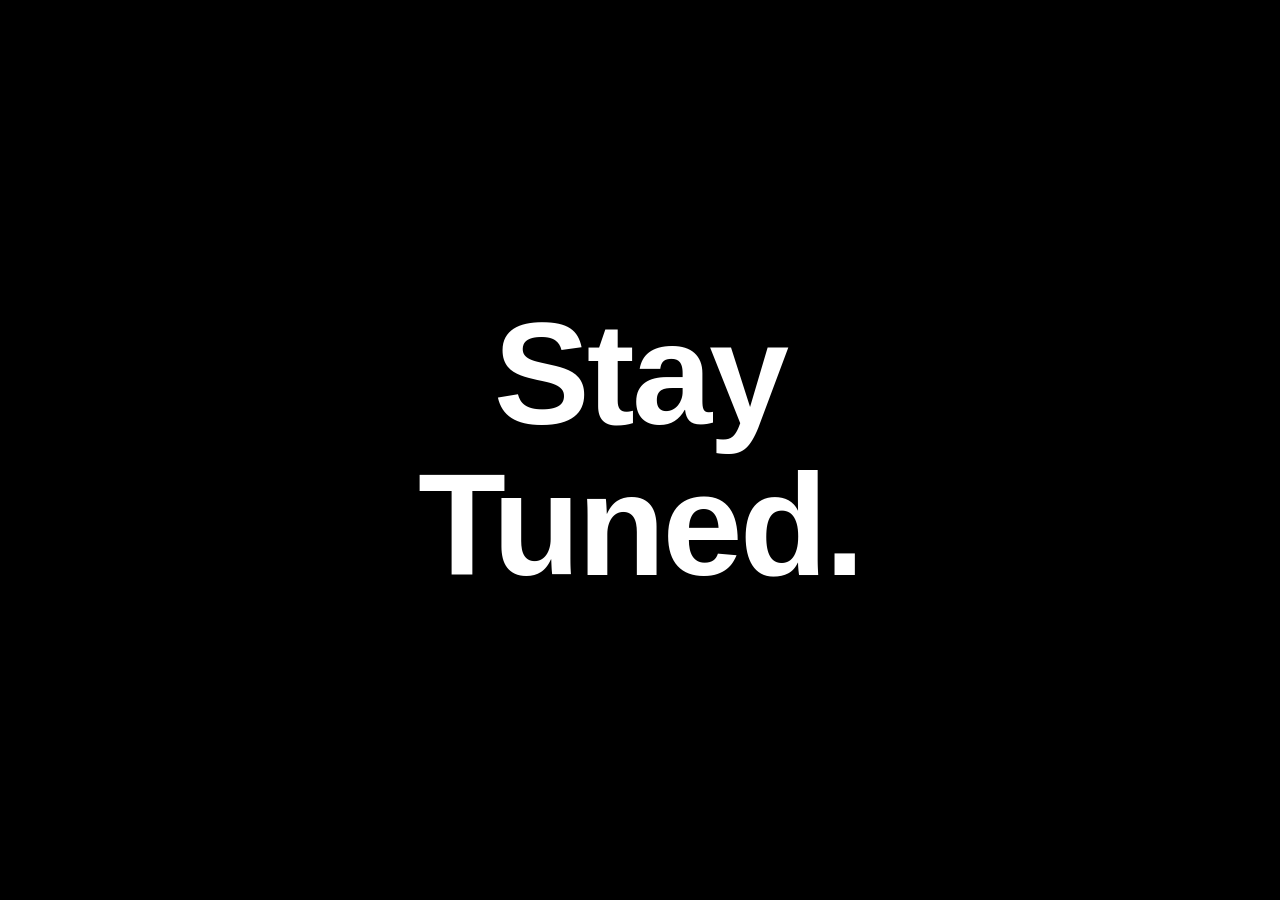
<file: public/index.html>
<!DOCTYPE html>
<html lang="en">
<head>
  <meta charset="UTF-8" />
  <meta name="viewport" content="width=device-width, initial-scale=1.0" />
  <title>Stay Tuned.</title>
  <style>
    * {
      margin: 0;
      padding: 0;
      box-sizing: border-box;
    }

    html, body {
      height: 100%;
    }

    body {
      display: flex;
      align-items: center;
      justify-content: center;
      min-height: 100vh;
      background-color: #000;
      font-family: "Helvetica Neue", Helvetica, Arial, sans-serif;
    }

    h1 {
      color: #fff;
      font-weight: 700;
      font-size: clamp(3rem, 18vw, 9rem);
      line-height: 1.05;
      letter-spacing: -0.02em;
      text-align: center;
    }
  </style>
</head>
<body>
  <h1>Stay<br />Tuned.</h1>
</body>
</html>
</file>
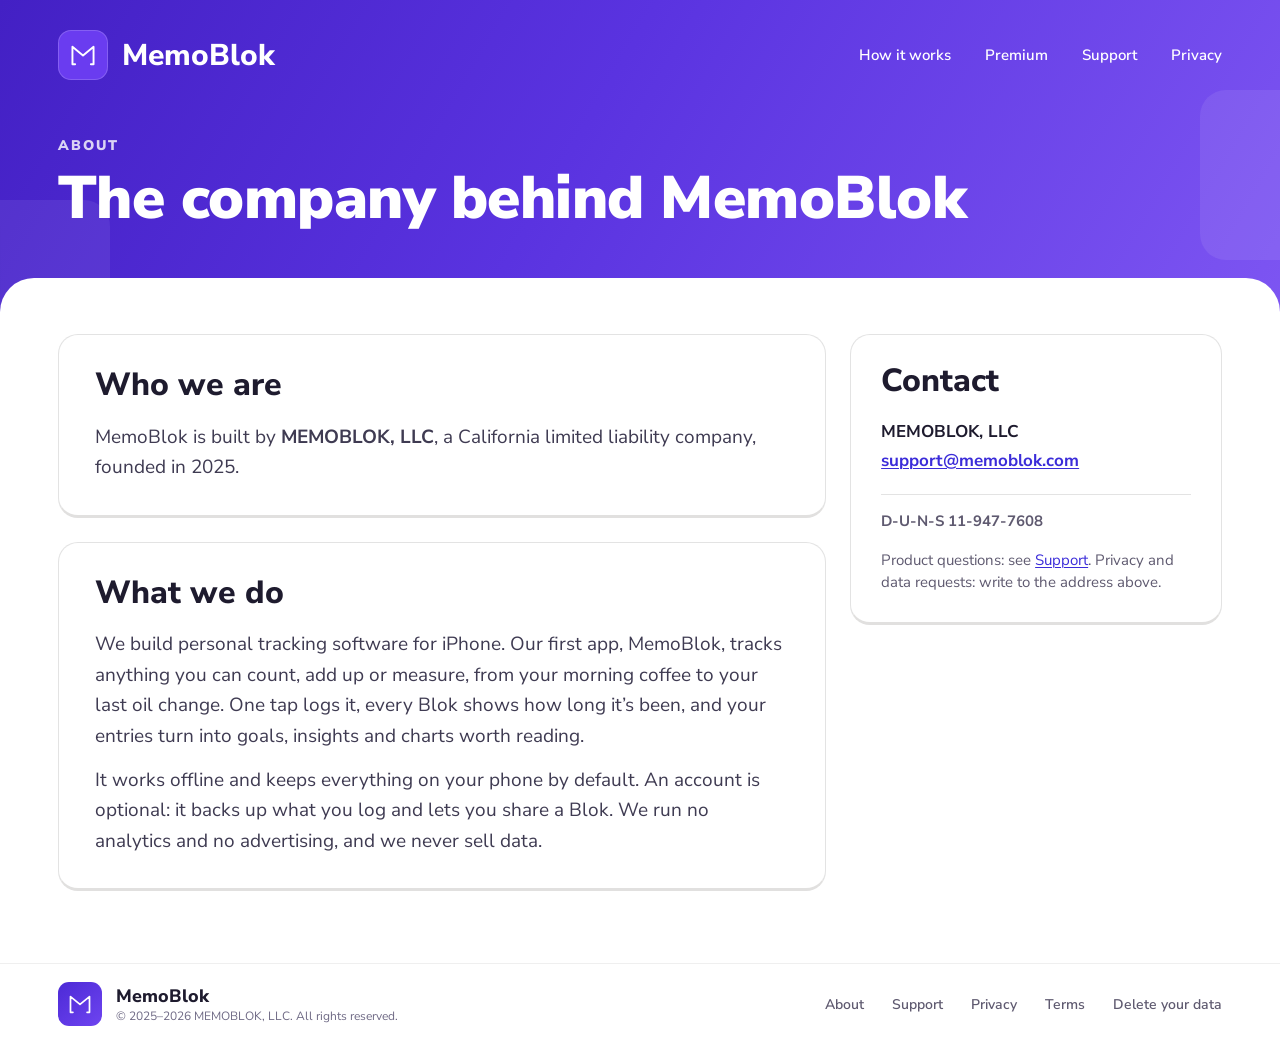
<file: about.html>
<!DOCTYPE html>
<html lang="en">
<head>
  <meta charset="utf-8" />
  <meta name="viewport" content="width=device-width, initial-scale=1" />
  <title>About — MemoBlok</title>
  <meta name="description" content="MemoBlok is built by MEMOBLOK, LLC, a California company founded in 2025. Company details, our D-U-N-S number and how to contact us." />
  <link rel="canonical" href="https://www.memoblok.com/about" />
  <meta property="og:type" content="website" />
  <meta property="og:site_name" content="MemoBlok" />
  <meta property="og:title" content="About — MemoBlok" />
  <meta property="og:description" content="MemoBlok is built by MEMOBLOK, LLC. Company details and contact." />
  <meta property="og:image" content="https://www.memoblok.com/assets/img/og.png" />
  <meta property="og:image:width" content="1200" />
  <meta property="og:image:height" content="630" />
  <meta property="og:image:alt" content="MemoBlok: When did I last do that? Haircuts, gym days, boba runs. One tap logs it. Coming soon to iOS." />
  <meta property="og:locale" content="en_US" />
  <meta property="og:url" content="https://www.memoblok.com/about" />
  <meta name="twitter:card" content="summary_large_image" />
  <meta name="twitter:title" content="About — MemoBlok" />
  <meta name="twitter:description" content="MemoBlok is built by MEMOBLOK, LLC. Company details and contact." />
  <meta name="twitter:image" content="https://www.memoblok.com/assets/img/og.png" />
  <meta name="theme-color" content="#4320C4" />
  <link rel="icon" href="/assets/img/favicon.png" />
  <link rel="apple-touch-icon" href="/assets/img/apple-touch-icon.png" />
  <link rel="stylesheet" href="/assets/css/site.css" />
  <script type="application/ld+json">
  {
    "@context": "https://schema.org",
    "@type": "Organization",
    "name": "MEMOBLOK, LLC",
    "alternateName": "MemoBlok",
    "url": "https://www.memoblok.com/",
    "logo": "https://www.memoblok.com/assets/img/icon.png",
    "email": "support@memoblok.com",
    "foundingDate": "2025",
    "contactPoint": {
      "@type": "ContactPoint",
      "email": "support@memoblok.com",
      "contactType": "customer support",
      "availableLanguage": "English"
    }
  }
  </script>
</head>
<body>
  <a class="skip-link" href="#main">Skip to content</a>

  <header class="page-head">
    <div class="deco deco-a" aria-hidden="true"></div>
    <div class="deco deco-b" aria-hidden="true"></div>
    <div class="wrap">
    <nav class="topnav" aria-label="Main">
      <a href="/" class="brand"><span class="logo-tile"><img src="/assets/img/m-mark-white.svg" alt="" width="40" height="40" /></span><span class="brand-name">MemoBlok</span></a>
      <button class="nav-toggle" type="button" aria-expanded="false" aria-controls="nav-links" aria-label="Open menu"><svg width="26" height="20" viewBox="0 0 26 20" fill="none" stroke="#3B2CD9" stroke-width="2.4" stroke-linecap="round" aria-hidden="true"><path d="M2 2h22M2 10h22M2 18h22"/></svg></button>
      <ul class="nav-links" id="nav-links"><li><a href="/#how">How it works</a></li><li><a href="/#premium">Premium</a></li><li><a href="/support">Support</a></li><li><a href="/privacy">Privacy</a></li></ul>
    </nav>
      <div class="page-title">
        <p class="eyebrow">About</p>
        <h1>The company behind&nbsp;MemoBlok</h1>
      </div>
    </div>
  </header>

  <main id="main" class="sheet">
    <div class="wrap">

      <div class="grid3 top">
        <div class="span2 stack">
          <section class="card about-card">
            <h2 class="h2s">Who we&nbsp;are</h2>
            <p>MemoBlok is built by <b>MEMOBLOK, LLC</b>, a&nbsp;California limited liability company, founded in&nbsp;2025.</p>
          </section>
          <section class="card about-card">
            <h2 class="h2s">What we&nbsp;do</h2>
            <p>We build personal tracking software for iPhone. Our first app, MemoBlok, tracks anything you can count, add up or measure, from your morning coffee to your last oil change. One tap logs it, every Blok shows how long it’s been, and your entries turn into goals, insights and charts worth&nbsp;reading.</p>
            <p>It works offline and keeps everything on your phone by default. An account is optional: it backs up what you log and lets you share a&nbsp;Blok. We run no analytics and no advertising, and we never sell&nbsp;data.</p>
          </section>
        </div>
        <section class="card contact-card">
          <h2 class="h2s">Contact</h2>
          <address><b>MEMOBLOK, LLC</b><br /><a href="mailto:support@memoblok.com">support@memoblok.com</a></address>
          <p class="contact-duns">D-U-N-S 11-947-7608</p>
          <p class="contact-note">Product questions: see <a href="/support">Support</a>. Privacy and data requests: write to the address&nbsp;above.</p>
        </section>
      </div>
    </div>
  </main>

  <footer class="foot">
    <div class="wrap foot-in">
      <span class="logo-tile"><img src="/assets/img/m-mark-white.svg" alt="" width="36" height="36" /></span>
      <span class="foot-name">MemoBlok</span>
      <nav class="foot-nav" aria-label="Footer"><a href="/about">About</a><a href="/support">Support</a><a href="/privacy">Privacy</a><a href="/terms">Terms</a><a href="/delete-account">Delete your data</a></nav>
      <p class="foot-copy">&copy; 2025&ndash;<span data-year>2026</span> MEMOBLOK,&nbsp;LLC. <br class="m-only" />All rights&nbsp;reserved.</p>
    </div>
  </footer>

  <script src="/assets/js/site.js"></script>
</body>
</html>
</file>
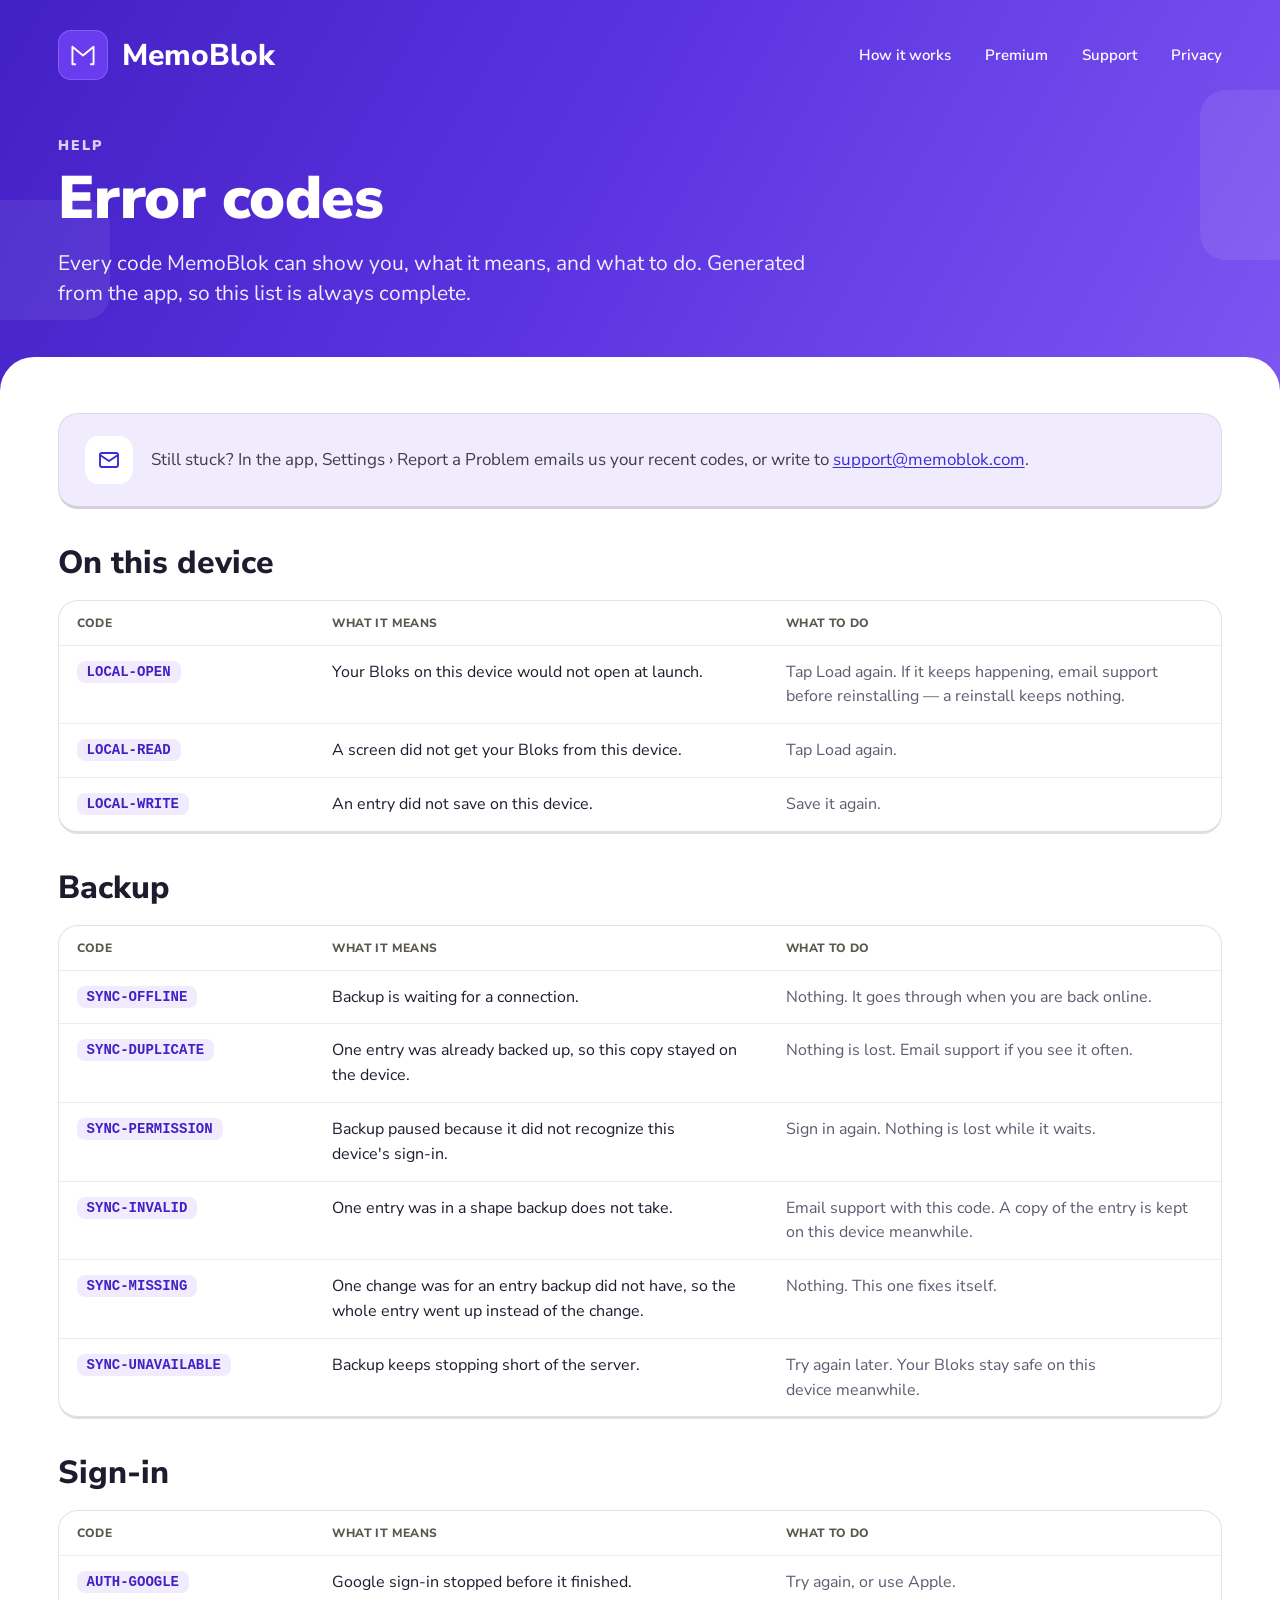
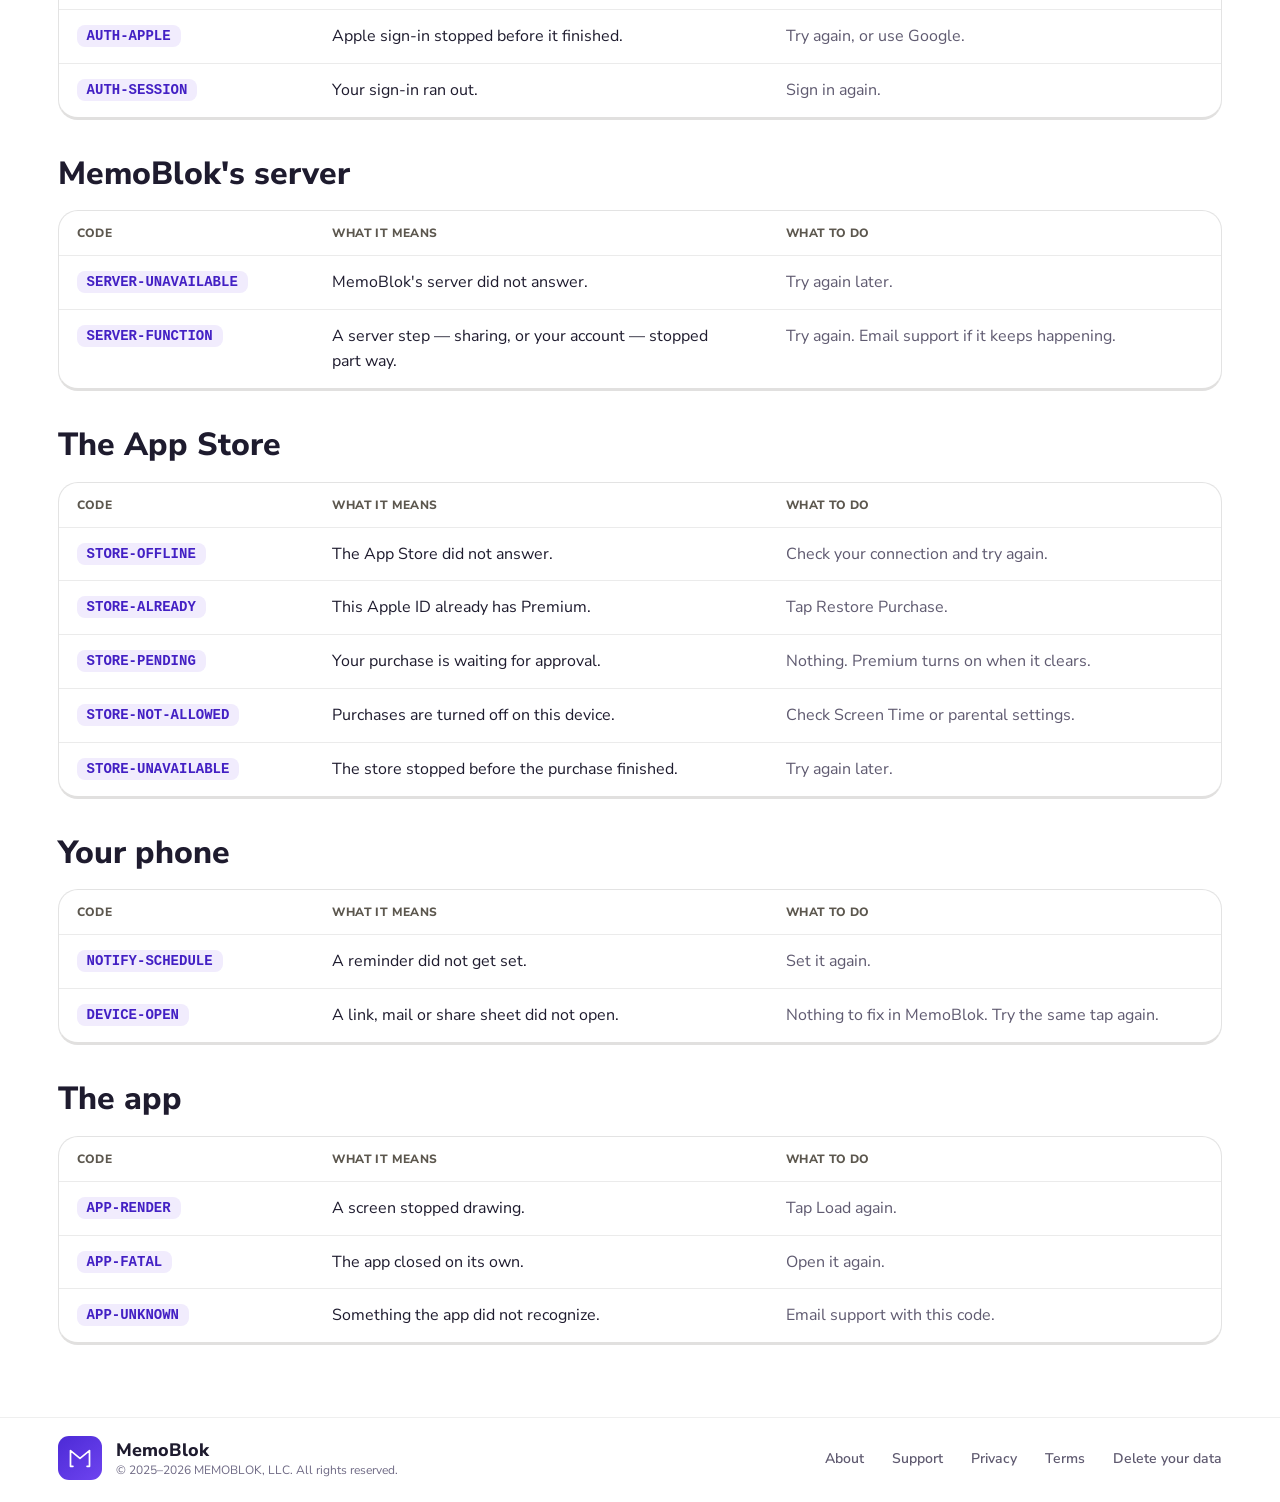
<file: codes.html>
<!DOCTYPE html>
<!-- Generated by scripts/error-codes.js in the MemoBlok app repo. Do not edit. -->
<html lang="en">
<head>
  <meta charset="utf-8" />
  <meta name="viewport" content="width=device-width, initial-scale=1" />
  <title>Error codes — MemoBlok</title>
  <meta name="description" content="Every error code the MemoBlok app can show, like SYNC-OFFLINE or AUTH-SESSION, with what it means and what to do next." />
  <link rel="canonical" href="https://www.memoblok.com/codes" />
  <meta property="og:type" content="website" />
  <meta property="og:site_name" content="MemoBlok" />
  <meta property="og:title" content="Error codes — MemoBlok" />
  <meta property="og:description" content="Every code MemoBlok can show you, what it means, and what to do about it." />
  <meta property="og:image" content="https://www.memoblok.com/assets/img/og.png" />
  <meta property="og:image:width" content="1200" />
  <meta property="og:image:height" content="630" />
  <meta property="og:image:alt" content="MemoBlok: When did I last do that? Haircuts, gym days, boba runs. One tap logs it. Coming soon to iOS." />
  <meta property="og:locale" content="en_US" />
  <meta property="og:url" content="https://www.memoblok.com/codes" />
  <meta name="twitter:card" content="summary_large_image" />
  <meta name="twitter:title" content="Error codes — MemoBlok" />
  <meta name="twitter:description" content="Every code MemoBlok can show you, what it means, and what to do about it." />
  <meta name="twitter:image" content="https://www.memoblok.com/assets/img/og.png" />
  <meta name="theme-color" content="#4320C4" />
  <link rel="icon" href="/assets/img/favicon.png" />
  <link rel="apple-touch-icon" href="/assets/img/apple-touch-icon.png" />
  <link rel="stylesheet" href="/assets/css/site.css" />
</head>
<body>
  <a class="skip-link" href="#main">Skip to content</a>

  <header class="page-head">
    <div class="deco deco-a" aria-hidden="true"></div>
    <div class="deco deco-b" aria-hidden="true"></div>
    <div class="wrap">
    <nav class="topnav" aria-label="Main">
      <a href="/" class="brand"><span class="logo-tile"><img src="/assets/img/m-mark-white.svg" alt="" width="40" height="40" /></span><span class="brand-name">MemoBlok</span></a>
      <button class="nav-toggle" type="button" aria-expanded="false" aria-controls="nav-links" aria-label="Open menu"><svg width="26" height="20" viewBox="0 0 26 20" fill="none" stroke="#3B2CD9" stroke-width="2.4" stroke-linecap="round" aria-hidden="true"><path d="M2 2h22M2 10h22M2 18h22"/></svg></button>
      <ul class="nav-links" id="nav-links"><li><a href="/#how">How it works</a></li><li><a href="/#premium">Premium</a></li><li><a href="/support">Support</a></li><li><a href="/privacy">Privacy</a></li></ul>
    </nav>
      <div class="page-title">
        <p class="eyebrow">Help</p>
        <h1>Error codes</h1>
        <p class="page-sub">Every code MemoBlok can show you, what it means, and what to do. Generated from the app, so this list is always&nbsp;complete.</p>
      </div>
    </div>
  </header>

  <main id="main" class="sheet">
    <div class="wrap">
      <div class="panel panel-lilac codes-help">
        <span class="itile itile-white"><svg width="24" height="24" viewBox="0 0 24 24" fill="none" stroke="#3B2CD9" stroke-width="1.9" stroke-linecap="round" stroke-linejoin="round" aria-hidden="true"><rect x="3" y="5" width="18" height="14" rx="2"/><path d="M3 7l9 6 9-6"/></svg></span><p>Still stuck? In the app, Settings › Report a&nbsp;Problem emails us your recent codes, or write&nbsp;to <a href="mailto:support@memoblok.com">support@memoblok.com</a>.</p>
      </div>
      <div>
        <section class="codes-group">
          <h2 class="h2s">On this&nbsp;device</h2>
          <div class="card codes-table">
            <table>
              <thead><tr><th scope="col">Code</th><th scope="col">What it means</th><th scope="col">What to do</th></tr></thead>
              <tbody>
                <tr><td><span class="code" id="LOCAL-OPEN">LOCAL-OPEN</span></td><td>Your Bloks on this device would not open at&nbsp;launch.</td><td>Tap Load again. If it keeps happening, email support before reinstalling — a&nbsp;reinstall keeps&nbsp;nothing.</td></tr>
                <tr><td><span class="code" id="LOCAL-READ">LOCAL-READ</span></td><td>A&nbsp;screen did not get your Bloks from this&nbsp;device.</td><td>Tap Load&nbsp;again.</td></tr>
                <tr><td><span class="code" id="LOCAL-WRITE">LOCAL-WRITE</span></td><td>An entry did not save on this&nbsp;device.</td><td>Save it&nbsp;again.</td></tr>
              </tbody>
            </table>
          </div>
        </section>
        <section class="codes-group">
          <h2 class="h2s">Backup</h2>
          <div class="card codes-table">
            <table>
              <thead><tr><th scope="col">Code</th><th scope="col">What it means</th><th scope="col">What to do</th></tr></thead>
              <tbody>
                <tr><td><span class="code" id="SYNC-OFFLINE">SYNC-OFFLINE</span></td><td>Backup is waiting for&nbsp;a&nbsp;connection.</td><td>Nothing. It goes through when you are back&nbsp;online.</td></tr>
                <tr><td><span class="code" id="SYNC-DUPLICATE">SYNC-DUPLICATE</span></td><td>One entry was already backed up, so this copy stayed on the&nbsp;device.</td><td>Nothing is lost. Email support if you see it&nbsp;often.</td></tr>
                <tr><td><span class="code" id="SYNC-PERMISSION">SYNC-PERMISSION</span></td><td>Backup paused because it did not recognize this device's&nbsp;sign-in.</td><td>Sign in again. Nothing is lost while it&nbsp;waits.</td></tr>
                <tr><td><span class="code" id="SYNC-INVALID">SYNC-INVALID</span></td><td>One entry was in a&nbsp;shape backup does not&nbsp;take.</td><td>Email support with this code. A&nbsp;copy of the entry is kept on this device&nbsp;meanwhile.</td></tr>
                <tr><td><span class="code" id="SYNC-MISSING">SYNC-MISSING</span></td><td>One change was for an entry backup did not have, so the whole entry went up instead of the&nbsp;change.</td><td>Nothing. This one fixes&nbsp;itself.</td></tr>
                <tr><td><span class="code" id="SYNC-UNAVAILABLE">SYNC-UNAVAILABLE</span></td><td>Backup keeps stopping short of the&nbsp;server.</td><td>Try again later. Your Bloks stay safe on this device&nbsp;meanwhile.</td></tr>
              </tbody>
            </table>
          </div>
        </section>
        <section class="codes-group">
          <h2 class="h2s">Sign-in</h2>
          <div class="card codes-table">
            <table>
              <thead><tr><th scope="col">Code</th><th scope="col">What it means</th><th scope="col">What to do</th></tr></thead>
              <tbody>
                <tr><td><span class="code" id="AUTH-GOOGLE">AUTH-GOOGLE</span></td><td>Google sign-in stopped before it&nbsp;finished.</td><td>Try again, or use&nbsp;Apple.</td></tr>
                <tr><td><span class="code" id="AUTH-APPLE">AUTH-APPLE</span></td><td>Apple sign-in stopped before it&nbsp;finished.</td><td>Try again, or use&nbsp;Google.</td></tr>
                <tr><td><span class="code" id="AUTH-SESSION">AUTH-SESSION</span></td><td>Your sign-in ran&nbsp;out.</td><td>Sign in&nbsp;again.</td></tr>
              </tbody>
            </table>
          </div>
        </section>
        <section class="codes-group">
          <h2 class="h2s">MemoBlok's server</h2>
          <div class="card codes-table">
            <table>
              <thead><tr><th scope="col">Code</th><th scope="col">What it means</th><th scope="col">What to do</th></tr></thead>
              <tbody>
                <tr><td><span class="code" id="SERVER-UNAVAILABLE">SERVER-UNAVAILABLE</span></td><td>MemoBlok's server did not&nbsp;answer.</td><td>Try again&nbsp;later.</td></tr>
                <tr><td><span class="code" id="SERVER-FUNCTION">SERVER-FUNCTION</span></td><td>A&nbsp;server step — sharing, or your account — stopped part&nbsp;way.</td><td>Try again. Email support if it keeps&nbsp;happening.</td></tr>
              </tbody>
            </table>
          </div>
        </section>
        <section class="codes-group">
          <h2 class="h2s">The App&nbsp;Store</h2>
          <div class="card codes-table">
            <table>
              <thead><tr><th scope="col">Code</th><th scope="col">What it means</th><th scope="col">What to do</th></tr></thead>
              <tbody>
                <tr><td><span class="code" id="STORE-OFFLINE">STORE-OFFLINE</span></td><td>The App Store did not&nbsp;answer.</td><td>Check your connection and try&nbsp;again.</td></tr>
                <tr><td><span class="code" id="STORE-ALREADY">STORE-ALREADY</span></td><td>This Apple ID already has&nbsp;Premium.</td><td>Tap Restore&nbsp;Purchase.</td></tr>
                <tr><td><span class="code" id="STORE-PENDING">STORE-PENDING</span></td><td>Your purchase is waiting for&nbsp;approval.</td><td>Nothing. Premium turns on when it&nbsp;clears.</td></tr>
                <tr><td><span class="code" id="STORE-NOT-ALLOWED">STORE-NOT-ALLOWED</span></td><td>Purchases are turned off on this&nbsp;device.</td><td>Check Screen Time or parental&nbsp;settings.</td></tr>
                <tr><td><span class="code" id="STORE-UNAVAILABLE">STORE-UNAVAILABLE</span></td><td>The store stopped before the purchase&nbsp;finished.</td><td>Try again&nbsp;later.</td></tr>
              </tbody>
            </table>
          </div>
        </section>
        <section class="codes-group">
          <h2 class="h2s">Your phone</h2>
          <div class="card codes-table">
            <table>
              <thead><tr><th scope="col">Code</th><th scope="col">What it means</th><th scope="col">What to do</th></tr></thead>
              <tbody>
                <tr><td><span class="code" id="NOTIFY-SCHEDULE">NOTIFY-SCHEDULE</span></td><td>A&nbsp;reminder did not get&nbsp;set.</td><td>Set it&nbsp;again.</td></tr>
                <tr><td><span class="code" id="DEVICE-OPEN">DEVICE-OPEN</span></td><td>A&nbsp;link, mail or share sheet did not&nbsp;open.</td><td>Nothing to fix in MemoBlok. Try the same tap&nbsp;again.</td></tr>
              </tbody>
            </table>
          </div>
        </section>
        <section class="codes-group">
          <h2 class="h2s">The app</h2>
          <div class="card codes-table">
            <table>
              <thead><tr><th scope="col">Code</th><th scope="col">What it means</th><th scope="col">What to do</th></tr></thead>
              <tbody>
                <tr><td><span class="code" id="APP-RENDER">APP-RENDER</span></td><td>A&nbsp;screen stopped&nbsp;drawing.</td><td>Tap Load&nbsp;again.</td></tr>
                <tr><td><span class="code" id="APP-FATAL">APP-FATAL</span></td><td>The app closed on its&nbsp;own.</td><td>Open it&nbsp;again.</td></tr>
                <tr><td><span class="code" id="APP-UNKNOWN">APP-UNKNOWN</span></td><td>Something the app did not&nbsp;recognize.</td><td>Email support with this&nbsp;code.</td></tr>
              </tbody>
            </table>
          </div>
        </section>
      </div>
    </div>
  </main>

  <footer class="foot">
    <div class="wrap foot-in">
      <span class="logo-tile"><img src="/assets/img/m-mark-white.svg" alt="" width="36" height="36" /></span>
      <span class="foot-name">MemoBlok</span>
      <nav class="foot-nav" aria-label="Footer"><a href="/about">About</a><a href="/support">Support</a><a href="/privacy">Privacy</a><a href="/terms">Terms</a><a href="/delete-account">Delete your data</a></nav>
      <p class="foot-copy">&copy; 2025&ndash;<span data-year>2026</span> MEMOBLOK,&nbsp;LLC. <br class="m-only" />All rights&nbsp;reserved.</p>
    </div>
  </footer>

  <script src="/assets/js/site.js"></script>
</body>
</html>
</file>
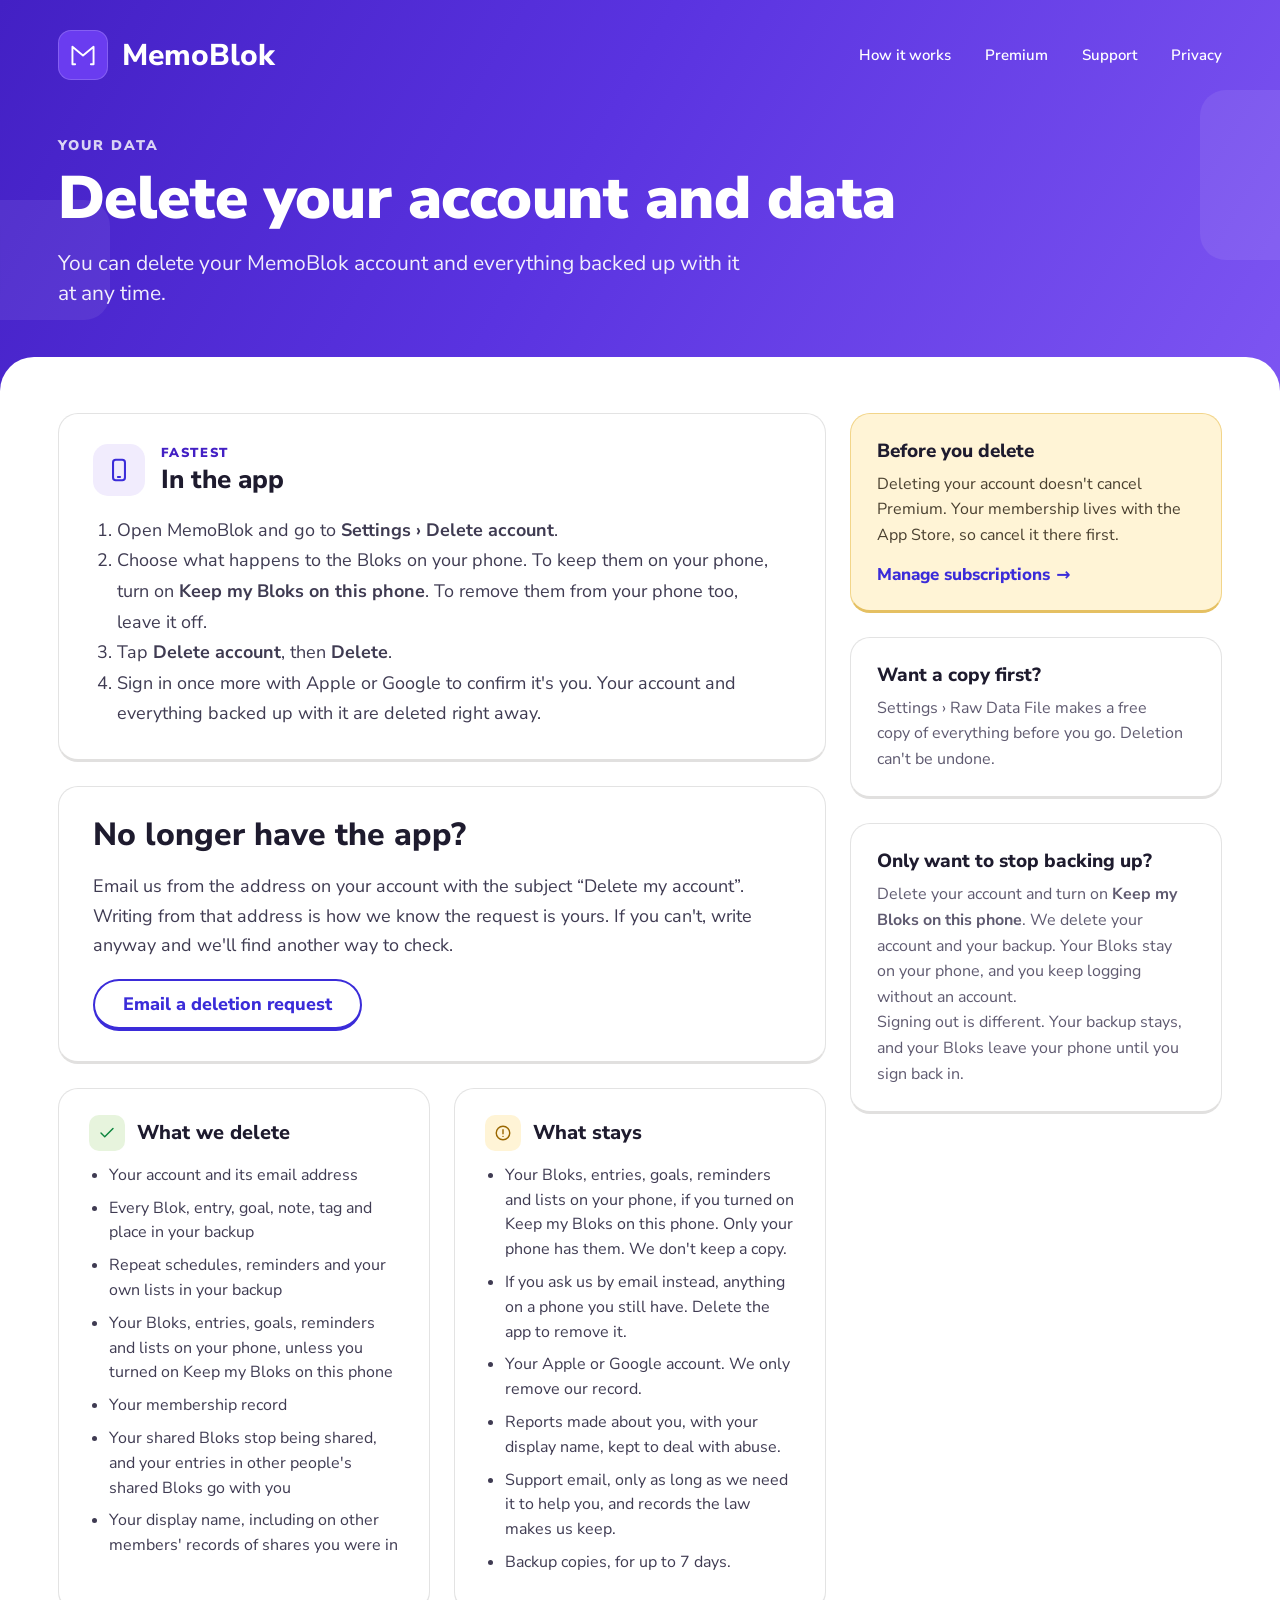
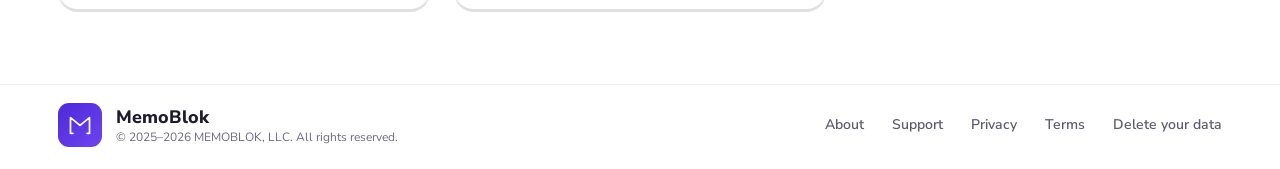
<file: delete-account.html>
<!DOCTYPE html>
<html lang="en">
<head>
  <meta charset="utf-8" />
  <meta name="viewport" content="width=device-width, initial-scale=1" />
  <title>Delete your account and data — MemoBlok</title>
  <meta name="description" content="Delete your MemoBlok account and everything backed up with it, in the app or by email. What we delete, what stays, and canceling Premium first." />
  <link rel="canonical" href="https://www.memoblok.com/delete-account" />
  <meta property="og:type" content="website" />
  <meta property="og:site_name" content="MemoBlok" />
  <meta property="og:title" content="Delete your account and data — MemoBlok" />
  <meta property="og:description" content="How to delete your MemoBlok account and everything backed up with it, and what gets removed." />
  <meta property="og:image" content="https://www.memoblok.com/assets/img/og.png" />
  <meta property="og:image:width" content="1200" />
  <meta property="og:image:height" content="630" />
  <meta property="og:image:alt" content="MemoBlok: When did I last do that? Haircuts, gym days, boba runs. One tap logs it. Coming soon to iOS." />
  <meta property="og:locale" content="en_US" />
  <meta property="og:url" content="https://www.memoblok.com/delete-account" />
  <meta name="twitter:card" content="summary_large_image" />
  <meta name="twitter:title" content="Delete your account and data — MemoBlok" />
  <meta name="twitter:description" content="How to delete your MemoBlok account and everything backed up with it, and what gets removed." />
  <meta name="twitter:image" content="https://www.memoblok.com/assets/img/og.png" />
  <meta name="theme-color" content="#4320C4" />
  <link rel="icon" href="/assets/img/favicon.png" />
  <link rel="apple-touch-icon" href="/assets/img/apple-touch-icon.png" />
  <link rel="stylesheet" href="/assets/css/site.css" />
</head>
<body>
  <a class="skip-link" href="#main">Skip to content</a>

  <header class="page-head">
    <div class="deco deco-a" aria-hidden="true"></div>
    <div class="deco deco-b" aria-hidden="true"></div>
    <div class="wrap">
    <nav class="topnav" aria-label="Main">
      <a href="/" class="brand"><span class="logo-tile"><img src="/assets/img/m-mark-white.svg" alt="" width="40" height="40" /></span><span class="brand-name">MemoBlok</span></a>
      <button class="nav-toggle" type="button" aria-expanded="false" aria-controls="nav-links" aria-label="Open menu"><svg width="26" height="20" viewBox="0 0 26 20" fill="none" stroke="#3B2CD9" stroke-width="2.4" stroke-linecap="round" aria-hidden="true"><path d="M2 2h22M2 10h22M2 18h22"/></svg></button>
      <ul class="nav-links" id="nav-links"><li><a href="/#how">How it works</a></li><li><a href="/#premium">Premium</a></li><li><a href="/support">Support</a></li><li><a href="/privacy">Privacy</a></li></ul>
    </nav>
      <div class="page-title">
        <p class="eyebrow">Your data</p>
        <h1>Delete your account and&nbsp;data</h1>
      <p class="page-sub">You can delete your MemoBlok account and everything backed up with it at any&nbsp;time.</p>
      </div>
    </div>
  </header>

  <main id="main" class="sheet">
    <div class="wrap">

      <div class="grid3 top del-grid">
        <div class="span2 stack">
          <section class="card del-card o1">
            <div class="del-head"><span class="itile"><svg width="26" height="26" viewBox="0 0 24 24" fill="none" stroke="#3B2CD9" stroke-width="1.9" stroke-linecap="round" stroke-linejoin="round" aria-hidden="true"><rect x="6.5" y="2.5" width="11" height="19" rx="2.5"/><path d="M11 18.5h2"/></svg></span><div><p class="label">Fastest</p><h2 class="del-title">In the app</h2></div></div>
            <ol>
              <li>Open MemoBlok and go to <b>Settings › Delete&nbsp;account</b>.</li>
              <li>Choose what happens to the Bloks on your phone. To keep them on your phone, turn on <b>Keep my Bloks on this phone</b>. To remove them from your phone too, leave it&nbsp;off.</li>
              <li>Tap <b>Delete account</b>, then <b>Delete</b>.</li>
              <li>Sign in once more with Apple or Google to confirm it's you. Your account and everything backed up with it are deleted right&nbsp;away.</li>
            </ol>
          </section>
          <section class="card del-card o3">
            <h2 class="h2s">No longer have the&nbsp;app?</h2>
            <p>Email us from the address on your account with the subject &ldquo;Delete my account&rdquo;. Writing from that address is how we know the request is yours. If you can't, write anyway and we'll find another way to&nbsp;check.</p>
            <a class="cta cta-secondary" href="mailto:support@memoblok.com?subject=Delete%20my%20account">Email a deletion request</a>
          </section>
          <div class="grid2 o4">
            <section class="card list-card">
              <h3 class="list-head"><span class="itile itile-mint"><svg width="18" height="18" viewBox="0 0 24 24" fill="none" stroke="#0D853D" stroke-width="1.9" stroke-linecap="round" stroke-linejoin="round" aria-hidden="true"><path d="M20 6 9 17l-5-5"/></svg></span>What we delete</h3>
              <ul>
                <li>Your account and its email&nbsp;address</li>
                <li>Every Blok, entry, goal, note, tag and place in your&nbsp;backup</li>
                <li>Repeat schedules, reminders and your own lists in your&nbsp;backup</li>
                <li>Your Bloks, entries, goals, reminders and lists on your phone, unless you turned on Keep my Bloks on this&nbsp;phone</li>
                <li>Your membership&nbsp;record</li>
                <li>Your shared Bloks stop being shared, and your entries in other people's shared Bloks go with&nbsp;you</li>
                <li>Your display name, including on other members' records of shares you were&nbsp;in</li>
              </ul>
            </section>
            <section class="card list-card">
              <h3 class="list-head"><span class="itile itile-butter"><svg width="18" height="18" viewBox="0 0 24 24" fill="none" stroke="#9A6700" stroke-width="1.9" stroke-linecap="round" stroke-linejoin="round" aria-hidden="true"><circle cx="12" cy="12" r="9"/><path d="M12 7.5v5.5M12 16.5h.01"/></svg></span>What stays</h3>
              <ul>
                <li>Your Bloks, entries, goals, reminders and lists on your phone, if you turned on Keep my Bloks on this phone. Only your phone has them. We don't keep a&nbsp;copy.</li>
                <li>If you ask us by email instead, anything on a phone you still have. Delete the app to remove&nbsp;it.</li>
                <li>Your Apple or Google account. We only remove our&nbsp;record.</li>
                <li>Reports made about you, with your display name, kept to deal with&nbsp;abuse.</li>
                <li>Support email, only as long as we need it to help you, and records the law makes us&nbsp;keep.</li>
                <li>Backup copies, for up to 7&nbsp;days.</li>
              </ul>
            </section>
          </div>
        </div>
        <div class="stack">
          <aside class="warn-card o2">
            <h2 class="side-title">Before you delete</h2>
            <p>Deleting your account doesn't cancel Premium. Your membership lives with the App Store, so cancel it there&nbsp;first.</p>
            <a class="cta-link" href="https://apps.apple.com/account/subscriptions">Manage subscriptions <span class="cta-arrow" aria-hidden="true">→</span></a>
          </aside>
          <aside class="card side-card o5">
            <h2 class="side-title">Want a copy first?</h2>
            <p>Settings › Raw Data File makes a&nbsp;free copy of everything before you go. Deletion can't be&nbsp;undone.</p>
          </aside>
          <aside class="card side-card o6">
            <h2 class="side-title">Only want to stop backing up?</h2>
            <p>Delete your account and turn on <b>Keep my Bloks on this phone</b>. We delete your account and your backup. Your Bloks stay on your phone, and you keep logging without an&nbsp;account.</p>
            <p>Signing out is different. Your backup stays, and your Bloks leave your phone until you sign back&nbsp;in.</p>
          </aside>
        </div>
      </div>
    </div>
  </main>

  <footer class="foot">
    <div class="wrap foot-in">
      <span class="logo-tile"><img src="/assets/img/m-mark-white.svg" alt="" width="36" height="36" /></span>
      <span class="foot-name">MemoBlok</span>
      <nav class="foot-nav" aria-label="Footer"><a href="/about">About</a><a href="/support">Support</a><a href="/privacy">Privacy</a><a href="/terms">Terms</a><a href="/delete-account">Delete your data</a></nav>
      <p class="foot-copy">&copy; 2025&ndash;<span data-year>2026</span> MEMOBLOK,&nbsp;LLC. <br class="m-only" />All rights&nbsp;reserved.</p>
    </div>
  </footer>

  <script src="/assets/js/site.js"></script>
</body>
</html>
</file>
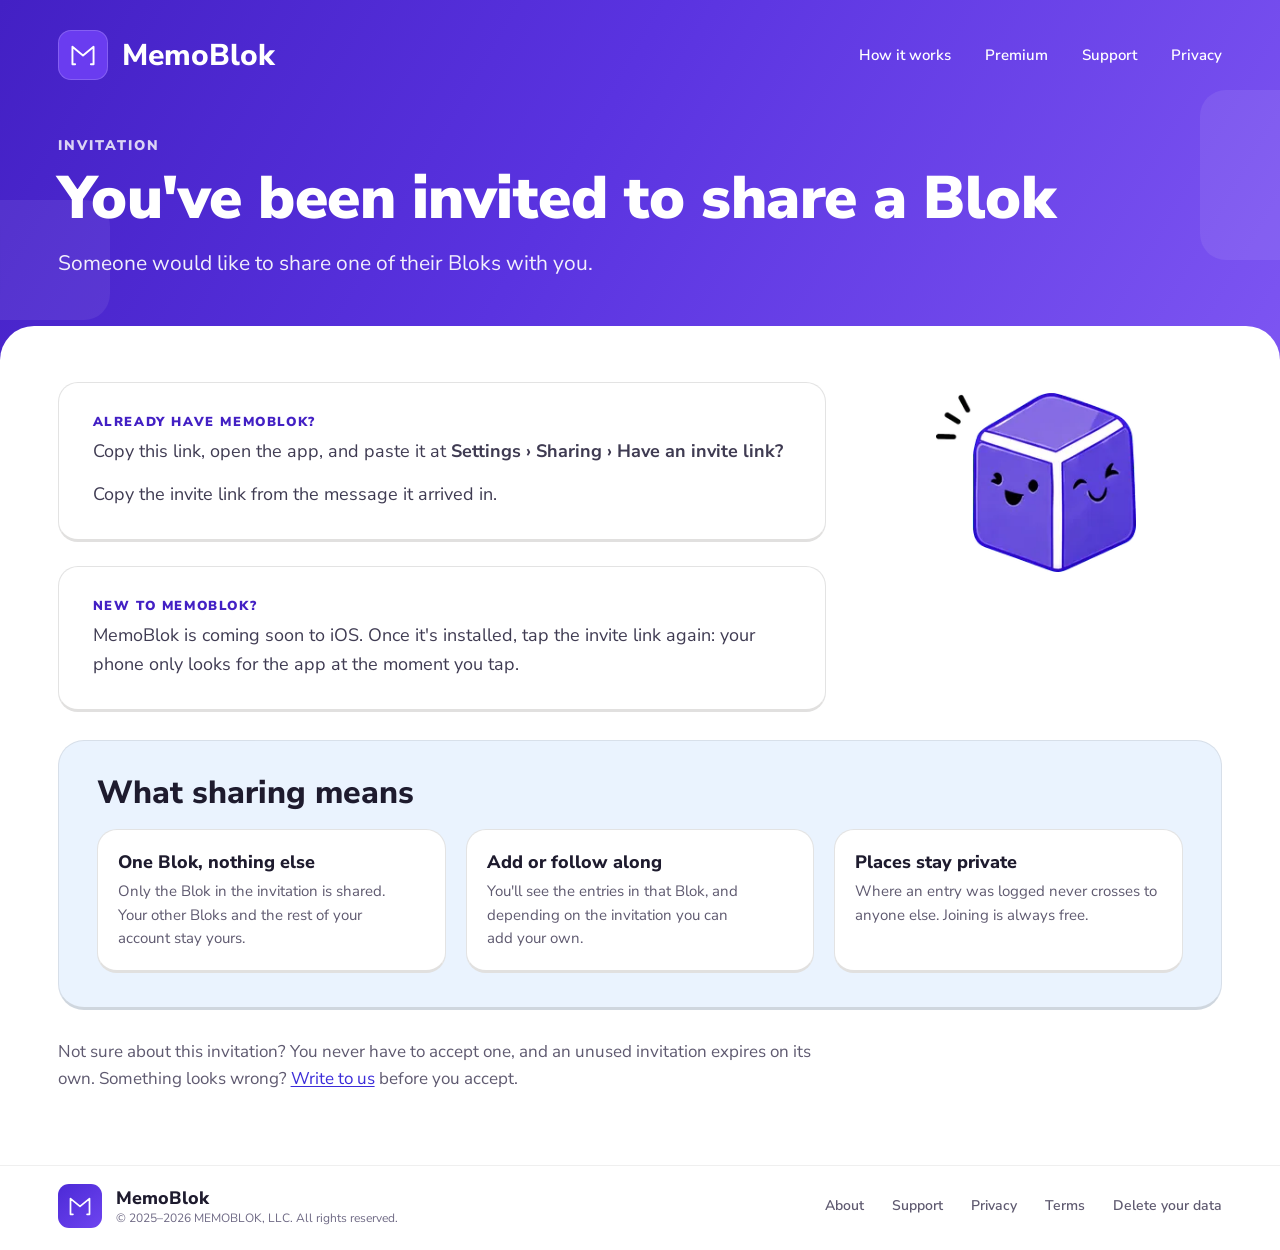
<file: join.html>
<!DOCTYPE html>
<html lang="en">
<head>
  <meta charset="utf-8" />
  <meta name="viewport" content="width=device-width, initial-scale=1" />
  <title>Join a Blok — MemoBlok</title>
  <meta name="description" content="You've been invited to share a Blok on MemoBlok. Here's what sharing a Blok means, and how to open your invitation." />
  <!-- Not a content page; it only exists for people who land here without the app. -->
  <meta name="robots" content="noindex" />
  <link rel="canonical" href="https://www.memoblok.com/join" />
  <meta property="og:type" content="website" />
  <meta property="og:site_name" content="MemoBlok" />
  <meta property="og:title" content="You've been invited to share a Blok" />
  <meta property="og:description" content="Someone wants to share a Blok with you on MemoBlok, the app for tracking anything you can count, add up or measure." />
  <meta property="og:image" content="https://www.memoblok.com/assets/img/og.png" />
  <meta property="og:image:width" content="1200" />
  <meta property="og:image:height" content="630" />
  <meta property="og:image:alt" content="MemoBlok: When did I last do that? Haircuts, gym days, boba runs. One tap logs it. Coming soon to iOS." />
  <meta property="og:locale" content="en_US" />
  <meta property="og:url" content="https://www.memoblok.com/join" />
  <meta name="twitter:card" content="summary_large_image" />
  <meta name="twitter:title" content="You've been invited to share a Blok" />
  <meta name="twitter:description" content="Someone wants to share a Blok with you on MemoBlok, the app for tracking anything you can count, add up or measure." />
  <meta name="twitter:image" content="https://www.memoblok.com/assets/img/og.png" />
  <meta name="theme-color" content="#4320C4" />
  <link rel="icon" href="/assets/img/favicon.png" />
  <link rel="apple-touch-icon" href="/assets/img/apple-touch-icon.png" />
  <link rel="stylesheet" href="/assets/css/site.css" />
</head>
<body>
  <!--
    Served at /join — GitHub Pages resolves the extensionless path to this file
    as a direct 200, which is the URL the association file matches on. A
    join/index.html directory would work too, but only via a 301 to /join/,
    and iOS does not follow redirects.

    The invite token travels in the URL FRAGMENT (…/join#TOKEN) and must stay
    there. A fragment is never sent to a server, which is the whole point:
    messenger link-preview bots fetch invite URLs before anyone taps them, and a
    token in the path or a query string would leak a working credential into
    those fetches and into this site's request logs.

    The paste flow below reads location.hash in the browser to show the reader
    their own link. That is fine — it never leaves the page. What must never
    happen is the token reaching the network: no query string, no link href, no
    analytics, no fetch. See assets/js/site.js.
  -->

  <a class="skip-link" href="#main">Skip to content</a>

  <header class="page-head">
    <div class="deco deco-a" aria-hidden="true"></div>
    <div class="deco deco-b" aria-hidden="true"></div>
    <div class="wrap">
    <nav class="topnav" aria-label="Main">
      <a href="/" class="brand"><span class="logo-tile"><img src="/assets/img/m-mark-white.svg" alt="" width="40" height="40" /></span><span class="brand-name">MemoBlok</span></a>
      <button class="nav-toggle" type="button" aria-expanded="false" aria-controls="nav-links" aria-label="Open menu"><svg width="26" height="20" viewBox="0 0 26 20" fill="none" stroke="#3B2CD9" stroke-width="2.4" stroke-linecap="round" aria-hidden="true"><path d="M2 2h22M2 10h22M2 18h22"/></svg></button>
      <ul class="nav-links" id="nav-links"><li><a href="/#how">How it works</a></li><li><a href="/#premium">Premium</a></li><li><a href="/support">Support</a></li><li><a href="/privacy">Privacy</a></li></ul>
    </nav>
      <div class="page-title">
        <p class="eyebrow">Invitation</p>
        <h1>You've been invited to share a&nbsp;Blok</h1>
      <p class="page-sub">Someone would like to share one of their Bloks with&nbsp;you.</p>
      </div>
    </div>
  </header>

  <main id="main" class="sheet">
    <div class="wrap">

      <div class="grid3 top">
        <div class="span2 stack">
          <section class="card join-card">
            <h2 class="label">Already have MemoBlok?</h2>
            <p class="lead-in">Copy this link, open the app, and paste it at <b>Settings › Sharing › Have an invite&nbsp;link?</b></p>
            <!--
              One instruction either way. Only the browser can tell whether a
              token is present, because it rides the fragment. The no-token line
              is the one that ships rendered: it is true on any /join URL, so a
              reader without JavaScript is never shown a link that isn't there.
            -->
            <p id="paste-generic">Copy the invite link from the message it arrived&nbsp;in.</p>
            <!--
              In an in-app browser the address bar is usually hidden, so this is
              often the only copy of the link the reader can reach. Selectable
              text is the floor; the button is a bonus, and some webviews expose
              no clipboard at all.
            -->
            <div class="link-box" id="paste-token" hidden>
              <svg width="18" height="18" viewBox="0 0 24 24" fill="none" stroke="#5F5A70" stroke-width="1.9" stroke-linecap="round" stroke-linejoin="round" aria-hidden="true" style="flex:none"><path d="M10 13a5 5 0 0 0 7.5.5l3-3a5 5 0 0 0-7-7l-1.7 1.7"/><path d="M14 11a5 5 0 0 0-7.5-.5l-3 3a5 5 0 0 0 7 7l1.7-1.7"/></svg><code id="invite-url"></code>
              <button type="button" class="cta cta-primary cta-sm" id="copy-btn" hidden><svg width="16" height="16" viewBox="0 0 24 24" fill="none" stroke="#fff" stroke-width="2.2" stroke-linecap="round" stroke-linejoin="round" aria-hidden="true"><rect x="9" y="9" width="12" height="12" rx="2"/><path d="M5 15V5a2 2 0 0 1 2-2h10"/></svg>Copy link</button>
              <span class="copy-status" id="copy-status" role="status"></span>
            </div>
          </section>
          <section class="card join-card">
            <h2 class="label">New to MemoBlok?</h2>
            <p>MemoBlok is coming soon to iOS. Once it's installed, tap the invite link again: your phone only looks for the app at the moment you&nbsp;tap.</p>
          </section>
        </div>
        <div class="join-mascot"><img src="/assets/img/mascot.webp" alt="" width="200" height="180" /></div>
      </div>
      <section class="panel panel-blue means">
        <h2 class="h2s">What sharing&nbsp;means</h2>
        <div class="means-grid">
          <div class="card"><h3 class="means-title">One Blok, nothing else</h3><p class="means-text">Only the Blok in the invitation is shared. Your other Bloks and the rest of your account stay&nbsp;yours.</p></div>
          <div class="card"><h3 class="means-title">Add or follow along</h3><p class="means-text">You'll see the entries in that Blok, and depending on the invitation you can add your&nbsp;own.</p></div>
          <div class="card"><h3 class="means-title">Places stay private</h3><p class="means-text">Where an entry was logged never crosses to anyone else. Joining is always&nbsp;free.</p></div>
        </div>
      </section>
      <p class="join-foot">Not sure about this invitation? You never have to accept one, and an unused invitation expires on its own. Something looks wrong? <a href="mailto:support@memoblok.com">Write to us</a> before you&nbsp;accept.</p>
    </div>
  </main>

  <footer class="foot">
    <div class="wrap foot-in">
      <span class="logo-tile"><img src="/assets/img/m-mark-white.svg" alt="" width="36" height="36" /></span>
      <span class="foot-name">MemoBlok</span>
      <nav class="foot-nav" aria-label="Footer"><a href="/about">About</a><a href="/support">Support</a><a href="/privacy">Privacy</a><a href="/terms">Terms</a><a href="/delete-account">Delete your data</a></nav>
      <p class="foot-copy">&copy; 2025&ndash;<span data-year>2026</span> MEMOBLOK,&nbsp;LLC. <br class="m-only" />All rights&nbsp;reserved.</p>
    </div>
  </footer>

  <script src="/assets/js/site.js"></script>
</body>
</html>
</file>
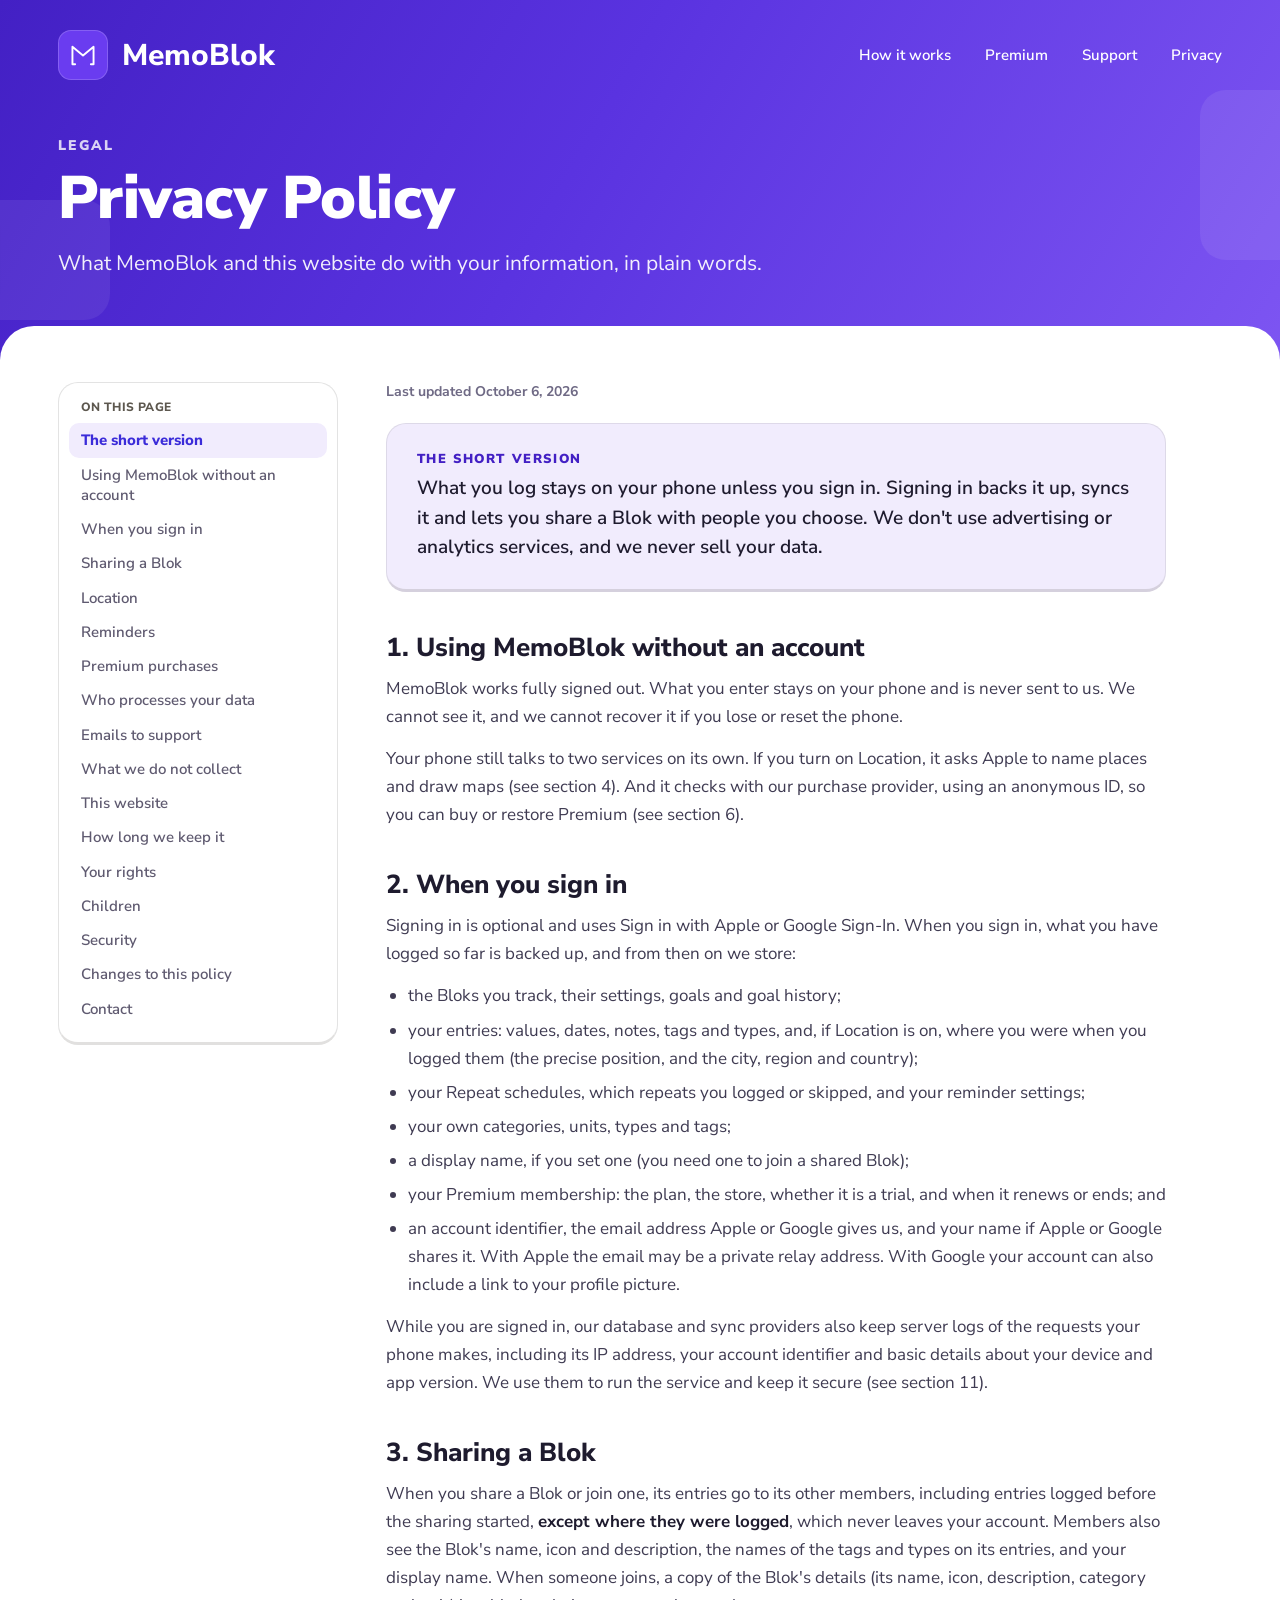
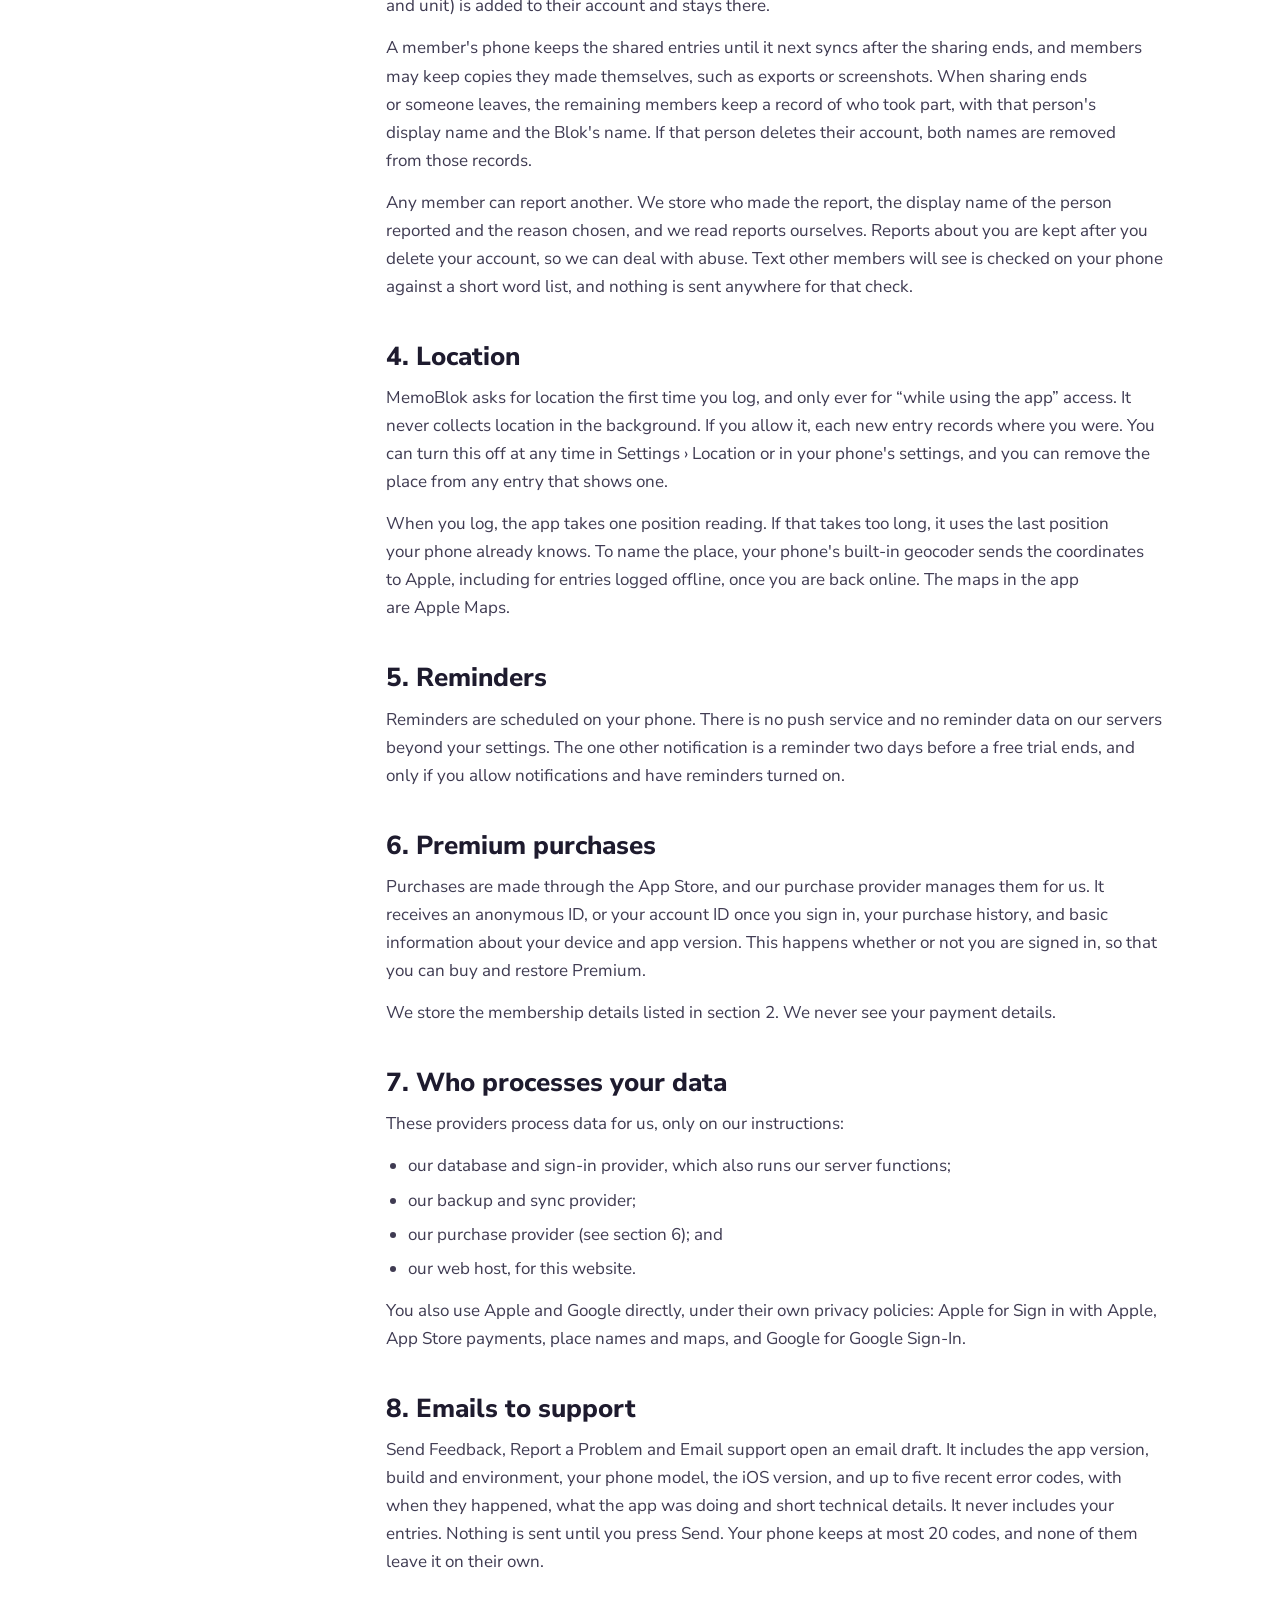
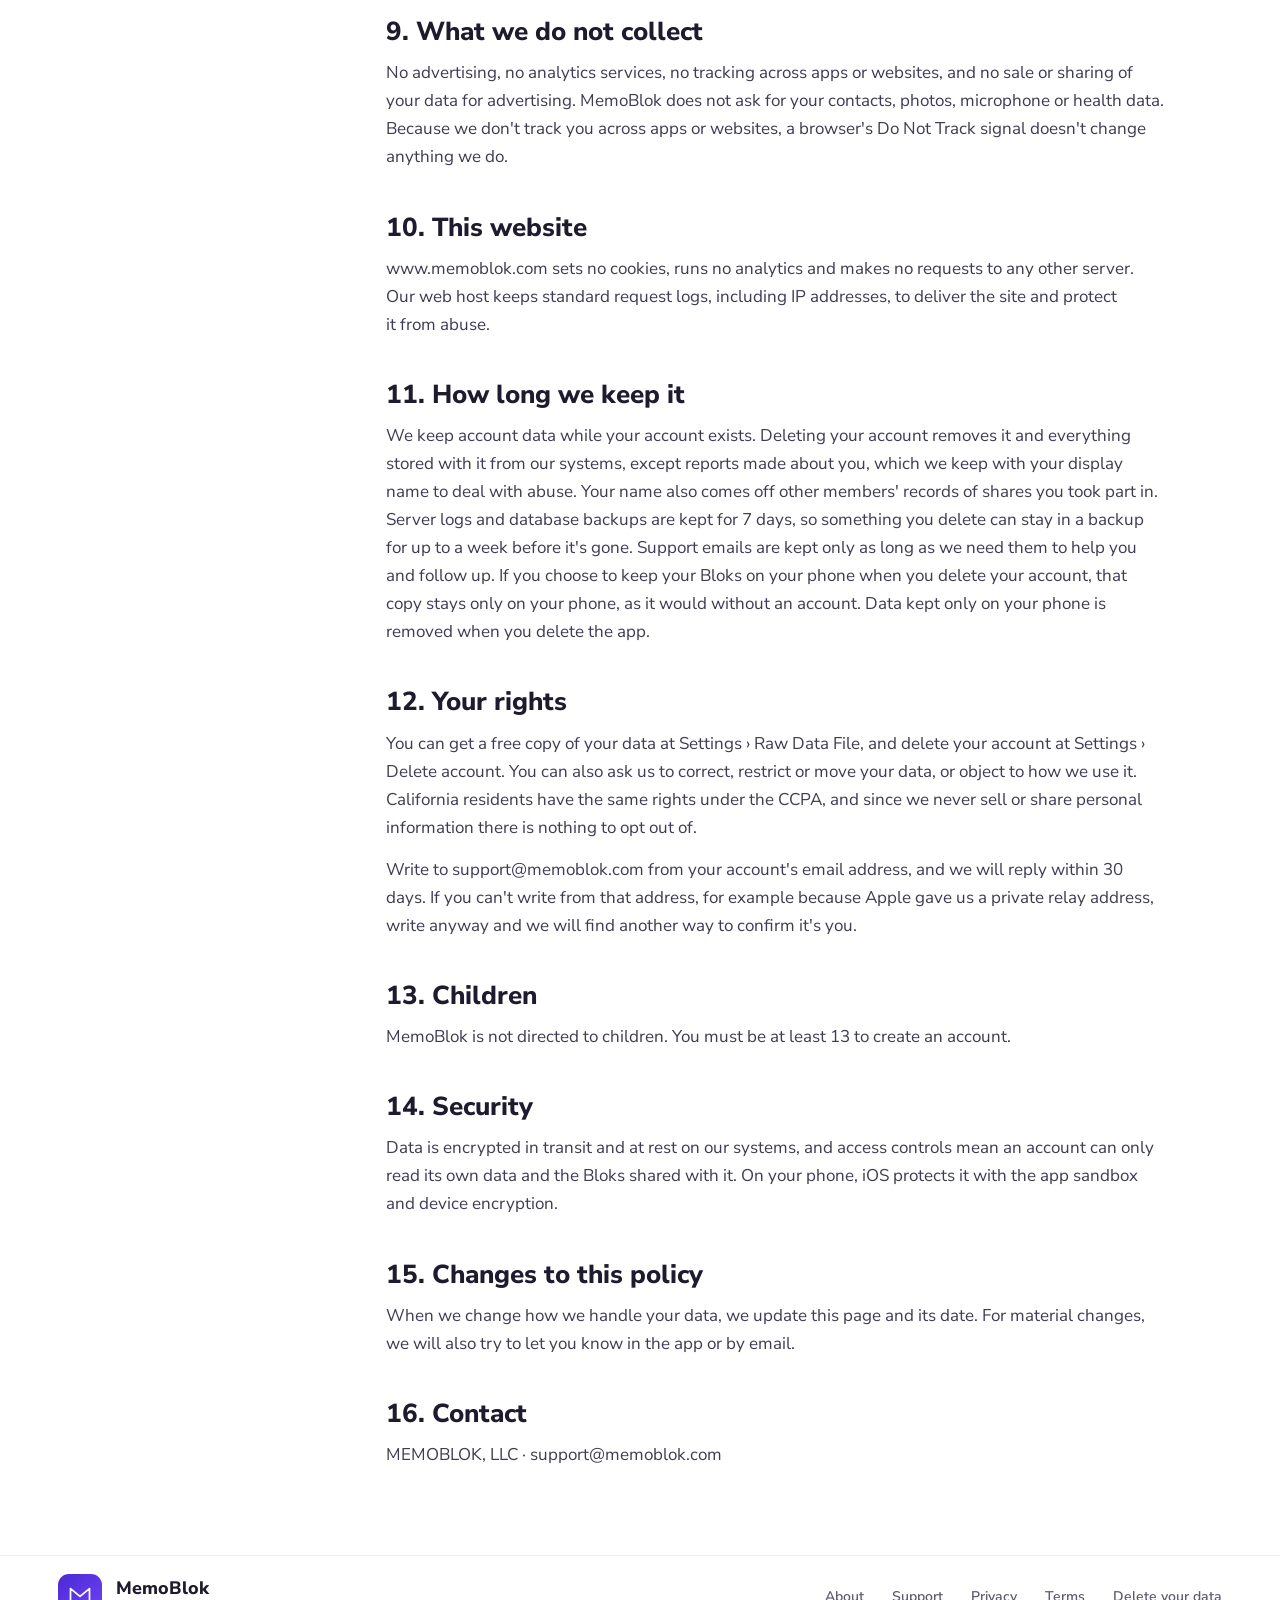
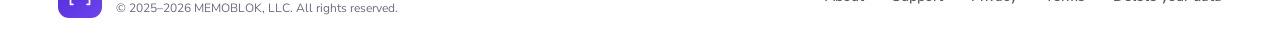
<file: privacy.html>
<!DOCTYPE html>
<html lang="en">
<head>
  <meta charset="utf-8" />
  <meta name="viewport" content="width=device-width, initial-scale=1" />
  <title>Privacy Policy — MemoBlok</title>
  <meta name="description" content="How MemoBlok handles your data. What you log stays on your phone unless you sign in. No advertising, no analytics services, and we never sell your data." />
  <link rel="canonical" href="https://www.memoblok.com/privacy" />
  <meta property="og:type" content="website" />
  <meta property="og:site_name" content="MemoBlok" />
  <meta property="og:title" content="Privacy Policy — MemoBlok" />
  <meta property="og:description" content="What you log stays on your phone unless you sign in. No advertising, no analytics services, and we never sell your data." />
  <meta property="og:image" content="https://www.memoblok.com/assets/img/og.png" />
  <meta property="og:image:width" content="1200" />
  <meta property="og:image:height" content="630" />
  <meta property="og:image:alt" content="MemoBlok: When did I last do that? Haircuts, gym days, boba runs. One tap logs it. Coming soon to iOS." />
  <meta property="og:locale" content="en_US" />
  <meta property="og:url" content="https://www.memoblok.com/privacy" />
  <meta name="twitter:card" content="summary_large_image" />
  <meta name="twitter:title" content="Privacy Policy — MemoBlok" />
  <meta name="twitter:description" content="What you log stays on your phone unless you sign in. No advertising, no analytics services, and we never sell your data." />
  <meta name="twitter:image" content="https://www.memoblok.com/assets/img/og.png" />
  <meta name="theme-color" content="#4320C4" />
  <link rel="icon" href="/assets/img/favicon.png" />
  <link rel="apple-touch-icon" href="/assets/img/apple-touch-icon.png" />
  <link rel="stylesheet" href="/assets/css/site.css" />
</head>
<body>
  <a class="skip-link" href="#main">Skip to content</a>

  <header class="page-head">
    <div class="deco deco-a" aria-hidden="true"></div>
    <div class="deco deco-b" aria-hidden="true"></div>
    <div class="wrap">
    <nav class="topnav" aria-label="Main">
      <a href="/" class="brand"><span class="logo-tile"><img src="/assets/img/m-mark-white.svg" alt="" width="40" height="40" /></span><span class="brand-name">MemoBlok</span></a>
      <button class="nav-toggle" type="button" aria-expanded="false" aria-controls="nav-links" aria-label="Open menu"><svg width="26" height="20" viewBox="0 0 26 20" fill="none" stroke="#3B2CD9" stroke-width="2.4" stroke-linecap="round" aria-hidden="true"><path d="M2 2h22M2 10h22M2 18h22"/></svg></button>
      <ul class="nav-links" id="nav-links"><li><a href="/#how">How it works</a></li><li><a href="/#premium">Premium</a></li><li><a href="/support">Support</a></li><li><a href="/privacy">Privacy</a></li></ul>
    </nav>
      <div class="page-title">
        <p class="eyebrow">Legal</p>
        <h1>Privacy Policy</h1>
      <p class="page-sub">What MemoBlok and this website do with your information, in plain&nbsp;words.</p>
      </div>
    </div>
  </header>

  <main id="main" class="sheet">
    <div class="wrap">

      <div class="legal">
        <div class="legal-side">
          <details class="toc card" open>
            <summary>On this page<svg width="18" height="18" viewBox="0 0 24 24" fill="none" stroke="#3B2CD9" stroke-width="2.6" stroke-linecap="round" stroke-linejoin="round" aria-hidden="true"><path d="M6 9l6 6 6-6"/></svg></summary>
          <a href="#short" class="on">The short version</a>
          <a href="#no-account">Using MemoBlok without an account</a>
          <a href="#account">When you sign in</a>
          <a href="#sharing">Sharing a Blok</a>
          <a href="#location">Location</a>
          <a href="#reminders">Reminders</a>
          <a href="#purchases">Premium purchases</a>
          <a href="#processors">Who processes your data</a>
          <a href="#support">Emails to support</a>
          <a href="#not-collected">What we do not collect</a>
          <a href="#website">This website</a>
          <a href="#retention">How long we keep it</a>
          <a href="#rights">Your rights</a>
          <a href="#children">Children</a>
          <a href="#security">Security</a>
          <a href="#changes">Changes to this policy</a>
          <a href="#contact">Contact</a>
          </details>
        </div>
        <div class="legal-main">
          <p class="updated">Last updated October 6, 2026</p>
          <div class="prose">
            <div class="short" id="short"><p class="label">The short version</p><p>What you log stays on your phone unless you sign in. Signing in backs it up, syncs it and lets you share a&nbsp;Blok with people you choose. We don't use advertising or analytics services, and we never sell your&nbsp;data.</p></div>
          <h2 id="no-account">1. Using MemoBlok without an account</h2>
          <p>MemoBlok works fully signed out. What you enter stays on your phone and is never sent to us. We cannot see it, and we cannot recover it if you lose or reset the&nbsp;phone.</p>
          <p>Your phone still talks to two services on its own. If you turn on Location, it asks Apple to name places and draw maps (see section 4). And it checks with our purchase provider, using an anonymous ID, so you can buy or restore Premium (see section&nbsp;6).</p>
          <h2 id="account">2. When you sign in</h2>
          <p>Signing in is optional and uses Sign in with Apple or Google Sign-In. When you sign in, what you have logged so far is backed up, and from then on we&nbsp;store:</p>
          <ul>
          <li>the Bloks you track, their settings, goals and goal&nbsp;history;</li>
          <li>your entries: values, dates, notes, tags and types, and, if Location is on, where you were when you logged them (the precise position, and the city, region and&nbsp;country);</li>
          <li>your Repeat schedules, which repeats you logged or skipped, and your reminder&nbsp;settings;</li>
          <li>your own categories, units, types and&nbsp;tags;</li>
          <li>a&nbsp;display name, if you set one (you need one to join a&nbsp;shared&nbsp;Blok);</li>
          <li>your Premium membership: the plan, the store, whether it is a&nbsp;trial, and when it renews or ends;&nbsp;and</li>
          <li>an account identifier, the email address Apple or Google gives us, and your name if Apple or Google shares it. With Apple the email may be a&nbsp;private relay address. With Google your account can also include a&nbsp;link to your profile&nbsp;picture.</li>
          </ul>
          <p>While you are signed in, our database and sync providers also keep server logs of the requests your phone makes, including its IP address, your account identifier and basic details about your device and app version. We use them to run the service and keep it secure (see section&nbsp;11).</p>
          <h2 id="sharing">3. Sharing a Blok</h2>
          <p>When you share a&nbsp;Blok or join one, its entries go to its other members, including entries logged before the sharing started, <b>except where they were logged</b>, which never leaves your account. Members also see the Blok's name, icon and description, the names of the tags and types on its entries, and your display name. When someone joins, a&nbsp;copy of the Blok's details (its name, icon, description, category and unit) is added to their account and stays&nbsp;there.</p>
          <p>A&nbsp;member's phone keeps the shared entries until it next syncs after the sharing ends, and members may keep copies they made themselves, such as exports or screenshots. When sharing ends or someone leaves, the remaining members keep a&nbsp;record of who took part, with that person's display name and the Blok's name. If that person deletes their account, both names are removed from those&nbsp;records.</p>
          <p>Any member can report another. We store who made the report, the display name of the person reported and the reason chosen, and we read reports ourselves. Reports about you are kept after you delete your account, so we can deal with abuse. Text other members will see is checked on your phone against a&nbsp;short word list, and nothing is sent anywhere for that&nbsp;check.</p>
          <h2 id="location">4. Location</h2>
          <p>MemoBlok asks for location the first time you log, and only ever for “while using the app” access. It never collects location in the background. If you allow it, each new entry records where you were. You can turn this off at any time in Settings › Location or in your phone's settings, and you can remove the place from any entry that shows&nbsp;one.</p>
          <p>When you log, the app takes one position reading. If that takes too long, it uses the last position your phone already knows. To name the place, your phone's built-in geocoder sends the coordinates to Apple, including for entries logged offline, once you are back online. The maps in the app are Apple&nbsp;Maps.</p>
          <h2 id="reminders">5. Reminders</h2>
          <p>Reminders are scheduled on your phone. There is no push service and no reminder data on our servers beyond your settings. The one other notification is a&nbsp;reminder two days before a&nbsp;free trial ends, and only if you allow notifications and have reminders turned&nbsp;on.</p>
          <h2 id="purchases">6. Premium purchases</h2>
          <p>Purchases are made through the App Store, and our purchase provider manages them for us. It receives an anonymous ID, or your account ID once you sign in, your purchase history, and basic information about your device and app version. This happens whether or not you are signed in, so that you can buy and restore&nbsp;Premium.</p>
          <p>We store the membership details listed in section 2. We never see your payment&nbsp;details.</p>
          <h2 id="processors">7. Who processes your data</h2>
          <p>These providers process data for us, only on our&nbsp;instructions:</p>
          <ul>
          <li>our database and sign-in provider, which also runs our server&nbsp;functions;</li>
          <li>our backup and sync&nbsp;provider;</li>
          <li>our purchase provider (see section 6);&nbsp;and</li>
          <li>our web host, for this&nbsp;website.</li>
          </ul>
          <p>You also use Apple and Google directly, under their own privacy policies: Apple for Sign in with Apple, App Store payments, place names and maps, and Google for Google&nbsp;Sign-In.</p>
          <h2 id="support">8. Emails to support</h2>
          <p>Send Feedback, Report a&nbsp;Problem and Email support open an email draft. It includes the app version, build and environment, your phone model, the iOS version, and up to five recent error codes, with when they happened, what the app was doing and short technical details. It never includes your entries. Nothing is sent until you press Send. Your phone keeps at most 20 codes, and none of them leave it on their&nbsp;own.</p>
          <h2 id="not-collected">9. What we do not collect</h2>
          <p>No advertising, no analytics services, no tracking across apps or websites, and no sale or sharing of your data for advertising. MemoBlok does not ask for your contacts, photos, microphone or health&nbsp;data. Because we don't track you across apps or websites, a&nbsp;browser's Do Not Track signal doesn't change anything we&nbsp;do.</p>
          <h2 id="website">10. This website</h2>
          <p>www.memoblok.com sets no cookies, runs no analytics and makes no requests to any other server. Our web host keeps standard request logs, including IP addresses, to deliver the site and protect it from&nbsp;abuse.</p>
          <h2 id="retention">11. How long we keep it</h2>
          <p>We keep account data while your account exists. Deleting your account removes it and everything stored with it from our systems, except reports made about you, which we keep with your display name to deal with abuse. Your name also comes off other members' records of shares you took part&nbsp;in. Server logs and database backups are kept for 7 days, so something you delete can stay in a&nbsp;backup for up to a&nbsp;week before it's gone. Support emails are kept only as long as we need them to help you and follow&nbsp;up. If you choose to keep your Bloks on your phone when you delete your account, that copy stays only on your phone, as it would without an&nbsp;account. Data kept only on your phone is removed when you delete the&nbsp;app.</p>
          <h2 id="rights">12. Your rights</h2>
          <p>You can get a&nbsp;free copy of your data at Settings › Raw Data File, and delete your account at Settings › Delete account. You can also ask us to correct, restrict or move your data, or object to how we use it. California residents have the same rights under the CCPA, and since we never sell or share personal information there is nothing to opt out&nbsp;of.</p>
          <p>Write to support@memoblok.com from your account's email address, and we will reply within 30 days. If you can't write from that address, for example because Apple gave us a&nbsp;private relay address, write anyway and we will find another way to confirm it's&nbsp;you.</p>
          <h2 id="children">13. Children</h2>
          <p>MemoBlok is not directed to children. You must be at least 13 to create an&nbsp;account.</p>
          <h2 id="security">14. Security</h2>
          <p>Data is encrypted in transit and at rest on our systems, and access controls mean an account can only read its own data and the Bloks shared with it. On your phone, iOS protects it with the app sandbox and device&nbsp;encryption.</p>
          <h2 id="changes">15. Changes to this policy</h2>
          <p>When we change how we handle your data, we update this page and its date. For material changes, we will also try to let you know in the app or by&nbsp;email.</p>
          <h2 id="contact">16. Contact</h2>
          <p>MEMOBLOK, LLC ·&nbsp;support@memoblok.com</p>
          </div>
        </div>
      </div>
    </div>
  </main>

  <footer class="foot">
    <div class="wrap foot-in">
      <span class="logo-tile"><img src="/assets/img/m-mark-white.svg" alt="" width="36" height="36" /></span>
      <span class="foot-name">MemoBlok</span>
      <nav class="foot-nav" aria-label="Footer"><a href="/about">About</a><a href="/support">Support</a><a href="/privacy">Privacy</a><a href="/terms">Terms</a><a href="/delete-account">Delete your data</a></nav>
      <p class="foot-copy">&copy; 2025&ndash;<span data-year>2026</span> MEMOBLOK,&nbsp;LLC. <br class="m-only" />All rights&nbsp;reserved.</p>
    </div>
  </footer>

  <script src="/assets/js/site.js"></script>
</body>
</html>
</file>
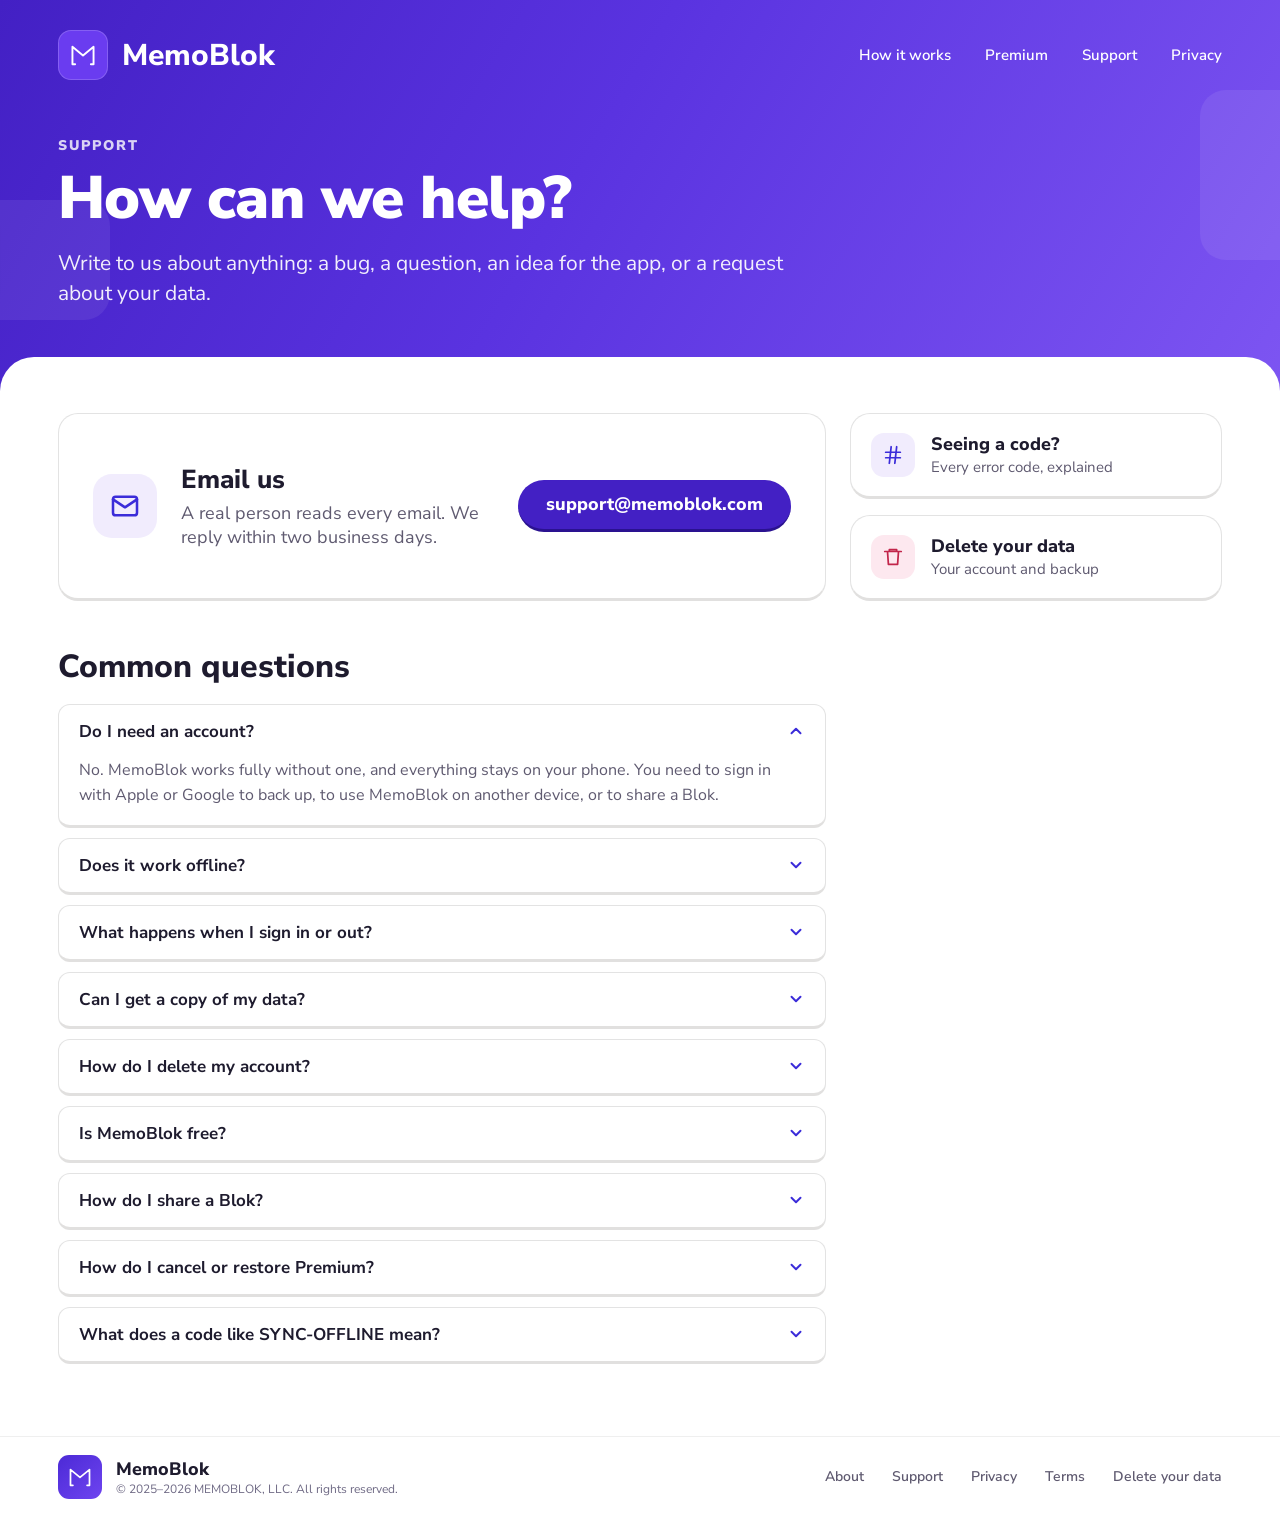
<file: support.html>
<!DOCTYPE html>
<html lang="en">
<head>
  <meta charset="utf-8" />
  <meta name="viewport" content="width=device-width, initial-scale=1" />
  <title>Support and FAQ — MemoBlok</title>
  <meta name="description" content="Get help with MemoBlok. Email support@memoblok.com for a reply within two business days, or read answers on accounts, Premium, sharing and data." />
  <link rel="canonical" href="https://www.memoblok.com/support" />
  <meta property="og:type" content="website" />
  <meta property="og:site_name" content="MemoBlok" />
  <meta property="og:title" content="Support and FAQ — MemoBlok" />
  <meta property="og:description" content="Email us at support@memoblok.com. We reply within two business days. Answers to common questions about MemoBlok." />
  <meta property="og:image" content="https://www.memoblok.com/assets/img/og.png" />
  <meta property="og:image:width" content="1200" />
  <meta property="og:image:height" content="630" />
  <meta property="og:image:alt" content="MemoBlok: When did I last do that? Haircuts, gym days, boba runs. One tap logs it. Coming soon to iOS." />
  <meta property="og:locale" content="en_US" />
  <meta property="og:url" content="https://www.memoblok.com/support" />
  <meta name="twitter:card" content="summary_large_image" />
  <meta name="twitter:title" content="Support and FAQ — MemoBlok" />
  <meta name="twitter:description" content="Email us at support@memoblok.com. We reply within two business days. Answers to common questions about MemoBlok." />
  <meta name="twitter:image" content="https://www.memoblok.com/assets/img/og.png" />
  <meta name="theme-color" content="#4320C4" />
  <link rel="icon" href="/assets/img/favicon.png" />
  <link rel="apple-touch-icon" href="/assets/img/apple-touch-icon.png" />
  <link rel="stylesheet" href="/assets/css/site.css" />
  <script type="application/ld+json">
  {
    "@context": "https://schema.org",
    "@type": "FAQPage",
    "mainEntity": [
      {
        "@type": "Question",
        "name": "Do I need an account?",
        "acceptedAnswer": {
          "@type": "Answer",
          "text": "No. MemoBlok works fully without one, and everything stays on your phone. You need to sign in with Apple or Google to back up, to use MemoBlok on another device, or to share a Blok."
        }
      },
      {
        "@type": "Question",
        "name": "Does it work offline?",
        "acceptedAnswer": {
          "@type": "Answer",
          "text": "Yes, entirely. Logging never waits on a network. Signing in, sharing, buying Premium and these pages need a connection, and backup catches up the next time you are online."
        }
      },
      {
        "@type": "Question",
        "name": "What happens when I sign in or out?",
        "acceptedAnswer": {
          "@type": "Answer",
          "text": "Signing in links what is on your phone to your account and turns on backup and sync. Signing out takes that account's Bloks off this phone. Sign back in and they come back. To stop backing up and keep your Bloks on your phone, delete your account and choose to keep them."
        }
      },
      {
        "@type": "Question",
        "name": "Can I get a copy of my data?",
        "acceptedAnswer": {
          "@type": "Answer",
          "text": "Yes. Settings › Raw Data File makes a full copy of everything, free. A spreadsheet and a printable report, under Settings › Export, come with Premium."
        }
      },
      {
        "@type": "Question",
        "name": "How do I delete my account?",
        "acceptedAnswer": {
          "@type": "Answer",
          "text": "In the app, go to Settings › Delete account and sign in once more to confirm. To keep your Bloks on your phone, turn on Keep my Bloks on this phone first. No longer have the app? Follow the steps on Delete your data."
        }
      },
      {
        "@type": "Question",
        "name": "Is MemoBlok free?",
        "acceptedAnswer": {
          "@type": "Answer",
          "text": "Yes, with up to 5 active Bloks and the Doodle icons. Premium is monthly or yearly, and yearly starts with a free week for new members. Prices are shown in the app before you buy."
        }
      },
      {
        "@type": "Question",
        "name": "How do I share a Blok?",
        "acceptedAnswer": {
          "@type": "Answer",
          "text": "Open a Blok's menu and choose Share. Making an invite link needs Premium, and joining one is always free. If a link didn't open the app, paste it at Settings › Sharing › Have an invite link?"
        }
      },
      {
        "@type": "Question",
        "name": "How do I cancel or restore Premium?",
        "acceptedAnswer": {
          "@type": "Answer",
          "text": "Cancel in your App Store subscriptions. Deleting the app or your account does not cancel it. To get Premium back on a new phone, tap Restore purchases in the app."
        }
      },
      {
        "@type": "Question",
        "name": "What does a code like SYNC‑OFFLINE mean?",
        "acceptedAnswer": {
          "@type": "Answer",
          "text": "Every code the app can show is explained on the error codes page, along with what to do about it."
        }
      }
    ]
  }
  </script>
</head>
<body>
  <a class="skip-link" href="#main">Skip to content</a>

  <header class="page-head">
    <div class="deco deco-a" aria-hidden="true"></div>
    <div class="deco deco-b" aria-hidden="true"></div>
    <div class="wrap">
    <nav class="topnav" aria-label="Main">
      <a href="/" class="brand"><span class="logo-tile"><img src="/assets/img/m-mark-white.svg" alt="" width="40" height="40" /></span><span class="brand-name">MemoBlok</span></a>
      <button class="nav-toggle" type="button" aria-expanded="false" aria-controls="nav-links" aria-label="Open menu"><svg width="26" height="20" viewBox="0 0 26 20" fill="none" stroke="#3B2CD9" stroke-width="2.4" stroke-linecap="round" aria-hidden="true"><path d="M2 2h22M2 10h22M2 18h22"/></svg></button>
      <ul class="nav-links" id="nav-links"><li><a href="/#how">How it works</a></li><li><a href="/#premium">Premium</a></li><li><a href="/support" aria-current="page">Support</a></li><li><a href="/privacy">Privacy</a></li></ul>
    </nav>
      <div class="page-title">
        <p class="eyebrow">Support</p>
        <h1>How can we&nbsp;help?</h1>
      <p class="page-sub">Write to us about anything: a&nbsp;bug, a&nbsp;question, an idea for the app, or a&nbsp;request about your&nbsp;data.</p>
      <p class="page-sub keep m-only">Write to us about anything: a&nbsp;bug, a&nbsp;question, an idea, or your&nbsp;data.</p>
      </div>
    </div>
  </header>

  <main id="main" class="sheet sheet-support">
    <div class="wrap">

      <div class="grid3">
        <div class="card email-card span2">
          <div class="email-head">
            <span class="itile"><svg width="32" height="32" viewBox="0 0 24 24" fill="none" stroke="#3B2CD9" stroke-width="1.9" stroke-linecap="round" stroke-linejoin="round" aria-hidden="true"><rect x="3" y="5" width="18" height="14" rx="2"/><path d="M3 7l9 6 9-6"/></svg></span>
            <div class="email-text"><h2 class="email-title">Email us</h2><p class="email-sub"><span class="d-only">A&nbsp;real person reads every email. </span>We reply within two business&nbsp;days.</p></div>
          </div>
          <a class="cta cta-primary" href="mailto:support@memoblok.com">support@memoblok.com</a>
        </div>
        <div class="stack stack-16">
          <a class="card link-card" href="/codes"><span class="itile"><svg width="22" height="22" viewBox="0 0 24 24" fill="none" stroke="#3B2CD9" stroke-width="1.9" stroke-linecap="round" stroke-linejoin="round" aria-hidden="true"><path d="M4 9h16M4 15h16M10 3 8 21M16 3l-2 18"/></svg></span><span><span class="link-title">Seeing a code?</span><span class="link-sub">Every error code,&nbsp;explained</span></span></a>
          <a class="card link-card" href="/delete-account"><span class="itile itile-pink"><svg width="22" height="22" viewBox="0 0 24 24" fill="none" stroke="#C2264B" stroke-width="1.9" stroke-linecap="round" stroke-linejoin="round" aria-hidden="true"><path d="M3 6h18M8 6V4h8v2M6 6l1 14h10l1-14"/></svg></span><span><span class="link-title">Delete your data</span><span class="link-sub">Your account and&nbsp;backup</span></span></a>
        </div>
      </div>
      <section class="support-faq grid3">
        <div class="span2">
          <h2 class="h2s">Common questions</h2>
          <div class="faq">
            <details class="faqd" open><summary>Do I need an account?<svg width="18" height="18" viewBox="0 0 24 24" fill="none" stroke="#3B2CD9" stroke-width="2.6" stroke-linecap="round" stroke-linejoin="round" aria-hidden="true"><path d="M6 9l6 6 6-6"/></svg></summary><p>No. MemoBlok works fully without one, and everything stays on your phone. You need to sign in with Apple or Google to back up, to use MemoBlok on another device, or to share&nbsp;a&nbsp;Blok.</p></details>
            <details class="faqd"><summary>Does it work offline?<svg width="18" height="18" viewBox="0 0 24 24" fill="none" stroke="#3B2CD9" stroke-width="2.6" stroke-linecap="round" stroke-linejoin="round" aria-hidden="true"><path d="M6 9l6 6 6-6"/></svg></summary><p>Yes, entirely. Logging never waits on a&nbsp;network. Signing in, sharing, buying Premium and these pages need a&nbsp;connection, and backup catches up the next time you are&nbsp;online.</p></details>
            <details class="faqd"><summary>What happens when I sign in or out?<svg width="18" height="18" viewBox="0 0 24 24" fill="none" stroke="#3B2CD9" stroke-width="2.6" stroke-linecap="round" stroke-linejoin="round" aria-hidden="true"><path d="M6 9l6 6 6-6"/></svg></summary><p>Signing in links what is on your phone to your account and turns on backup and sync. Signing out takes that account's Bloks off this phone. Sign back in and they come back. To stop backing up and keep your Bloks on your phone, delete your account and choose to keep&nbsp;them.</p></details>
            <details class="faqd"><summary>Can I get a copy of my data?<svg width="18" height="18" viewBox="0 0 24 24" fill="none" stroke="#3B2CD9" stroke-width="2.6" stroke-linecap="round" stroke-linejoin="round" aria-hidden="true"><path d="M6 9l6 6 6-6"/></svg></summary><p>Yes. Settings › Raw Data File makes a&nbsp;full copy of everything, free. A&nbsp;spreadsheet and a&nbsp;printable report, under Settings › Export, come with&nbsp;Premium.</p></details>
            <details class="faqd"><summary>How do I delete my account?<svg width="18" height="18" viewBox="0 0 24 24" fill="none" stroke="#3B2CD9" stroke-width="2.6" stroke-linecap="round" stroke-linejoin="round" aria-hidden="true"><path d="M6 9l6 6 6-6"/></svg></summary><p>In the app, go to Settings › Delete account and sign in once more to confirm. To keep your Bloks on your phone, turn on Keep my Bloks on this phone first. No longer have the app? Follow the steps on Delete your&nbsp;data.</p></details>
            <details class="faqd"><summary>Is MemoBlok free?<svg width="18" height="18" viewBox="0 0 24 24" fill="none" stroke="#3B2CD9" stroke-width="2.6" stroke-linecap="round" stroke-linejoin="round" aria-hidden="true"><path d="M6 9l6 6 6-6"/></svg></summary><p>Yes, with up to 5 active Bloks and the Doodle icons. Premium is monthly or yearly, and yearly starts with a&nbsp;free week for new members. Prices are shown in the app before you&nbsp;buy.</p></details>
            <details class="faqd"><summary>How do I share a Blok?<svg width="18" height="18" viewBox="0 0 24 24" fill="none" stroke="#3B2CD9" stroke-width="2.6" stroke-linecap="round" stroke-linejoin="round" aria-hidden="true"><path d="M6 9l6 6 6-6"/></svg></summary><p>Open a Blok's menu and choose Share. Making an invite link needs Premium, and joining one is always free. If a&nbsp;link didn't open the app, paste it at Settings › Sharing › Have an invite&nbsp;link?</p></details>
            <details class="faqd"><summary>How do I cancel or restore Premium?<svg width="18" height="18" viewBox="0 0 24 24" fill="none" stroke="#3B2CD9" stroke-width="2.6" stroke-linecap="round" stroke-linejoin="round" aria-hidden="true"><path d="M6 9l6 6 6-6"/></svg></summary><p>Cancel in your App Store subscriptions. Deleting the app or your account does not cancel it. To get Premium back on a&nbsp;new phone, tap Restore purchases in the&nbsp;app.</p></details>
            <details class="faqd"><summary>What does a code like SYNC&#8209;OFFLINE mean?<svg width="18" height="18" viewBox="0 0 24 24" fill="none" stroke="#3B2CD9" stroke-width="2.6" stroke-linecap="round" stroke-linejoin="round" aria-hidden="true"><path d="M6 9l6 6 6-6"/></svg></summary><p>Every code the app can show is explained on the error codes page, along with what to do about&nbsp;it.</p></details>
          </div>
        </div>
      </section>
    </div>
  </main>

  <footer class="foot">
    <div class="wrap foot-in">
      <span class="logo-tile"><img src="/assets/img/m-mark-white.svg" alt="" width="36" height="36" /></span>
      <span class="foot-name">MemoBlok</span>
      <nav class="foot-nav" aria-label="Footer"><a href="/about">About</a><a href="/support">Support</a><a href="/privacy">Privacy</a><a href="/terms">Terms</a><a href="/delete-account">Delete your data</a></nav>
      <p class="foot-copy">&copy; 2025&ndash;<span data-year>2026</span> MEMOBLOK,&nbsp;LLC. <br class="m-only" />All rights&nbsp;reserved.</p>
    </div>
  </footer>

  <script src="/assets/js/site.js"></script>
</body>
</html>
</file>
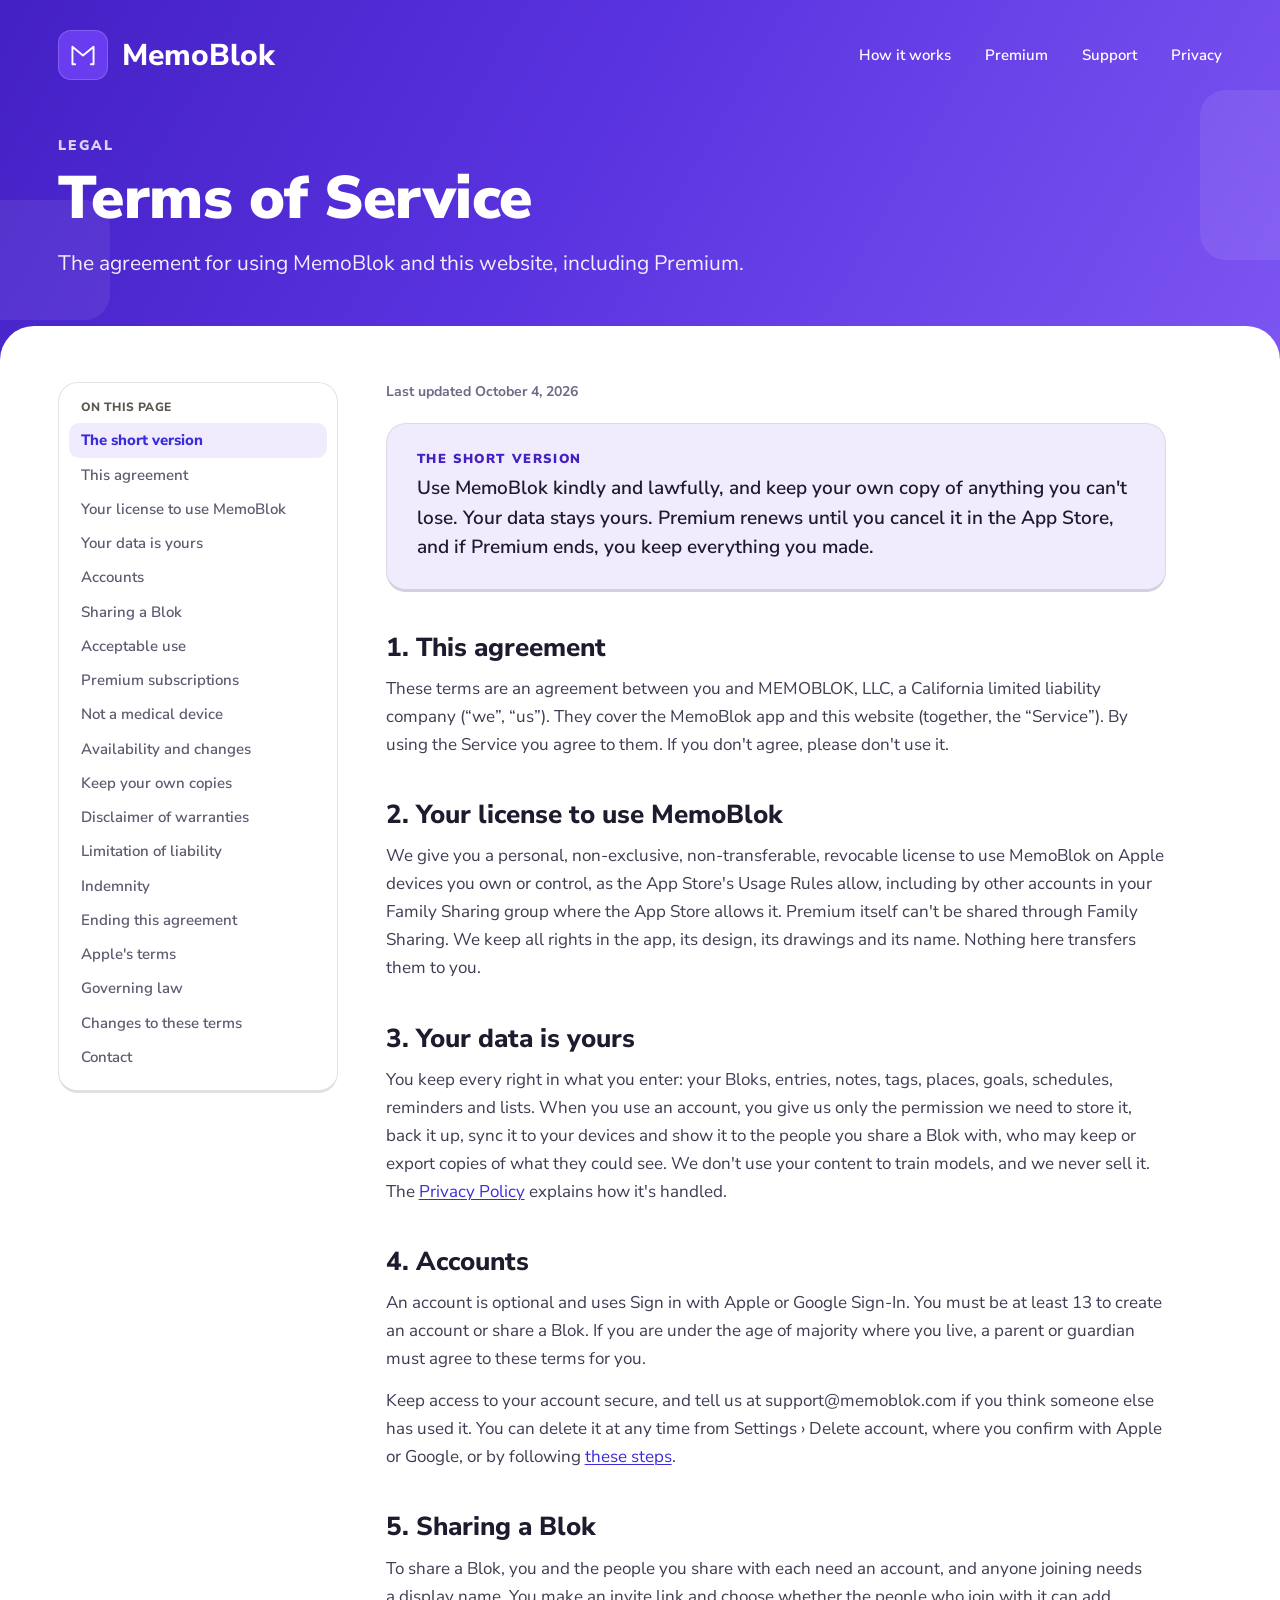
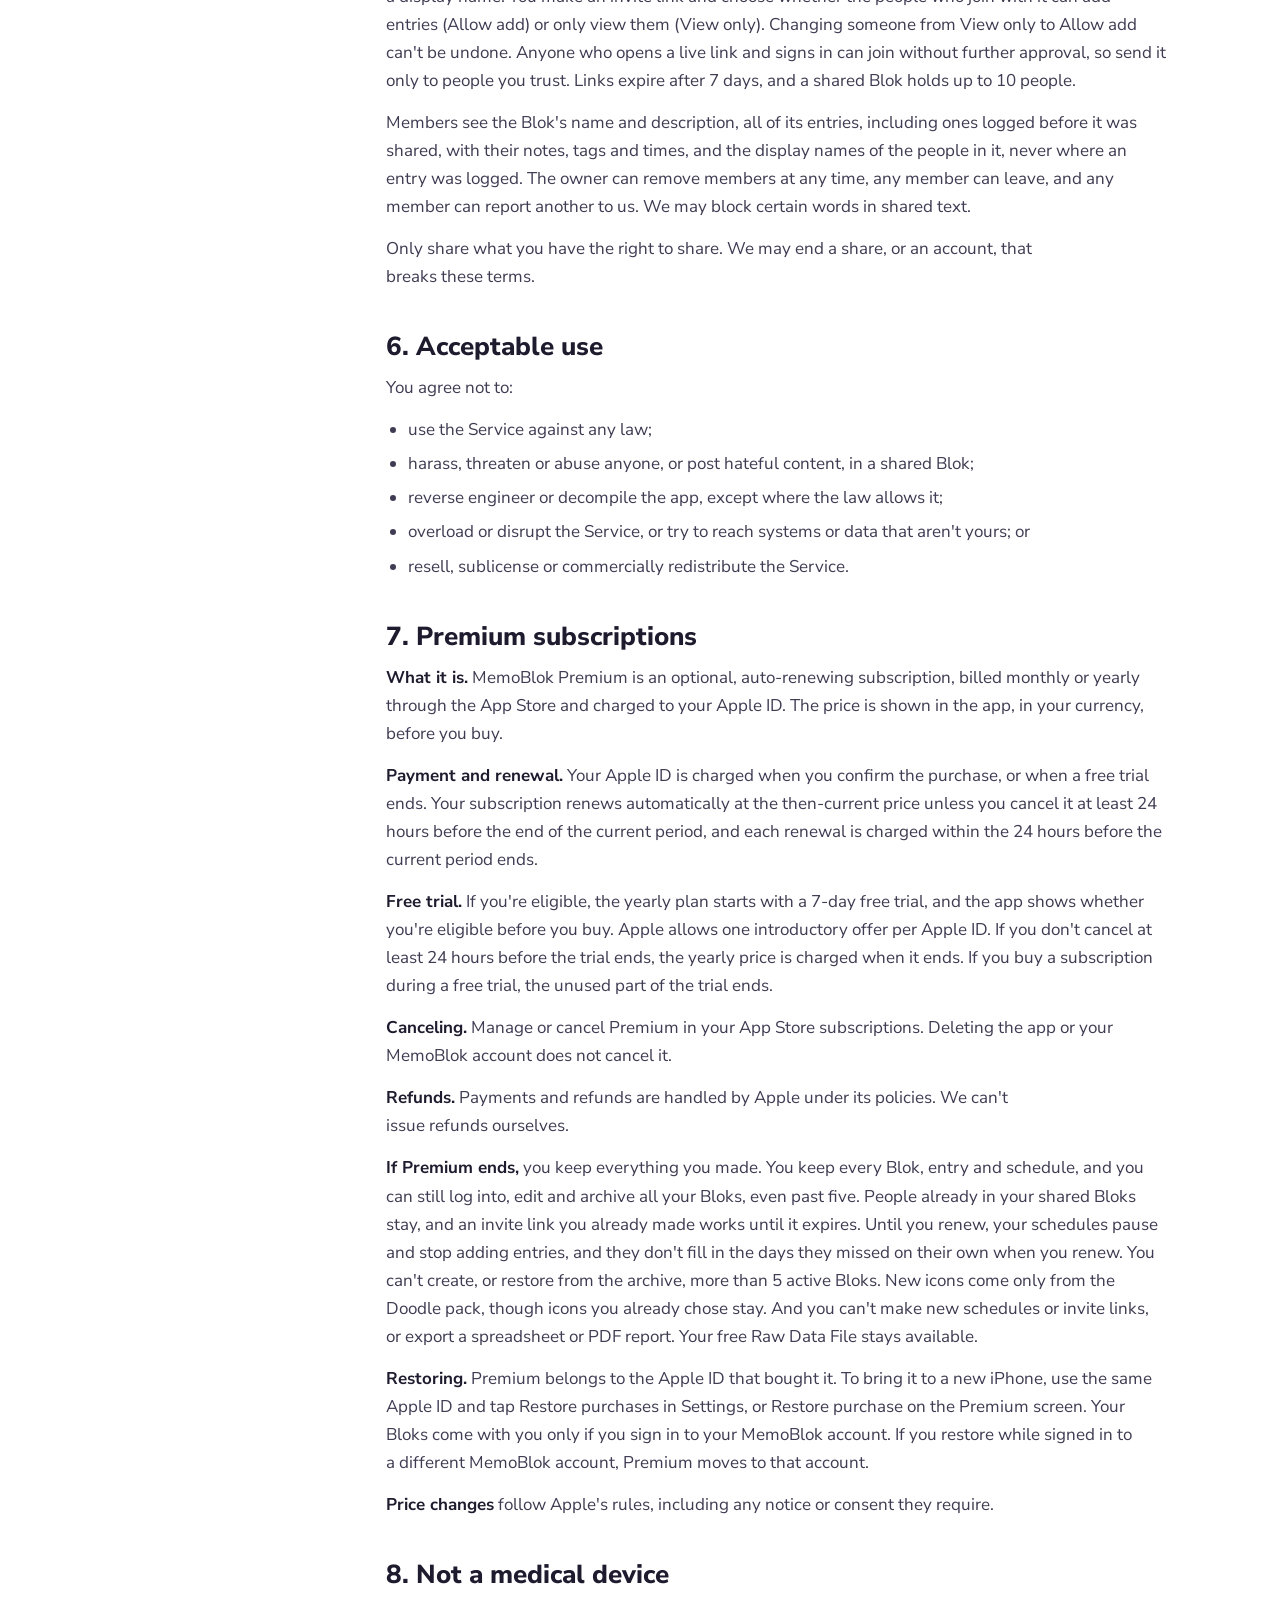
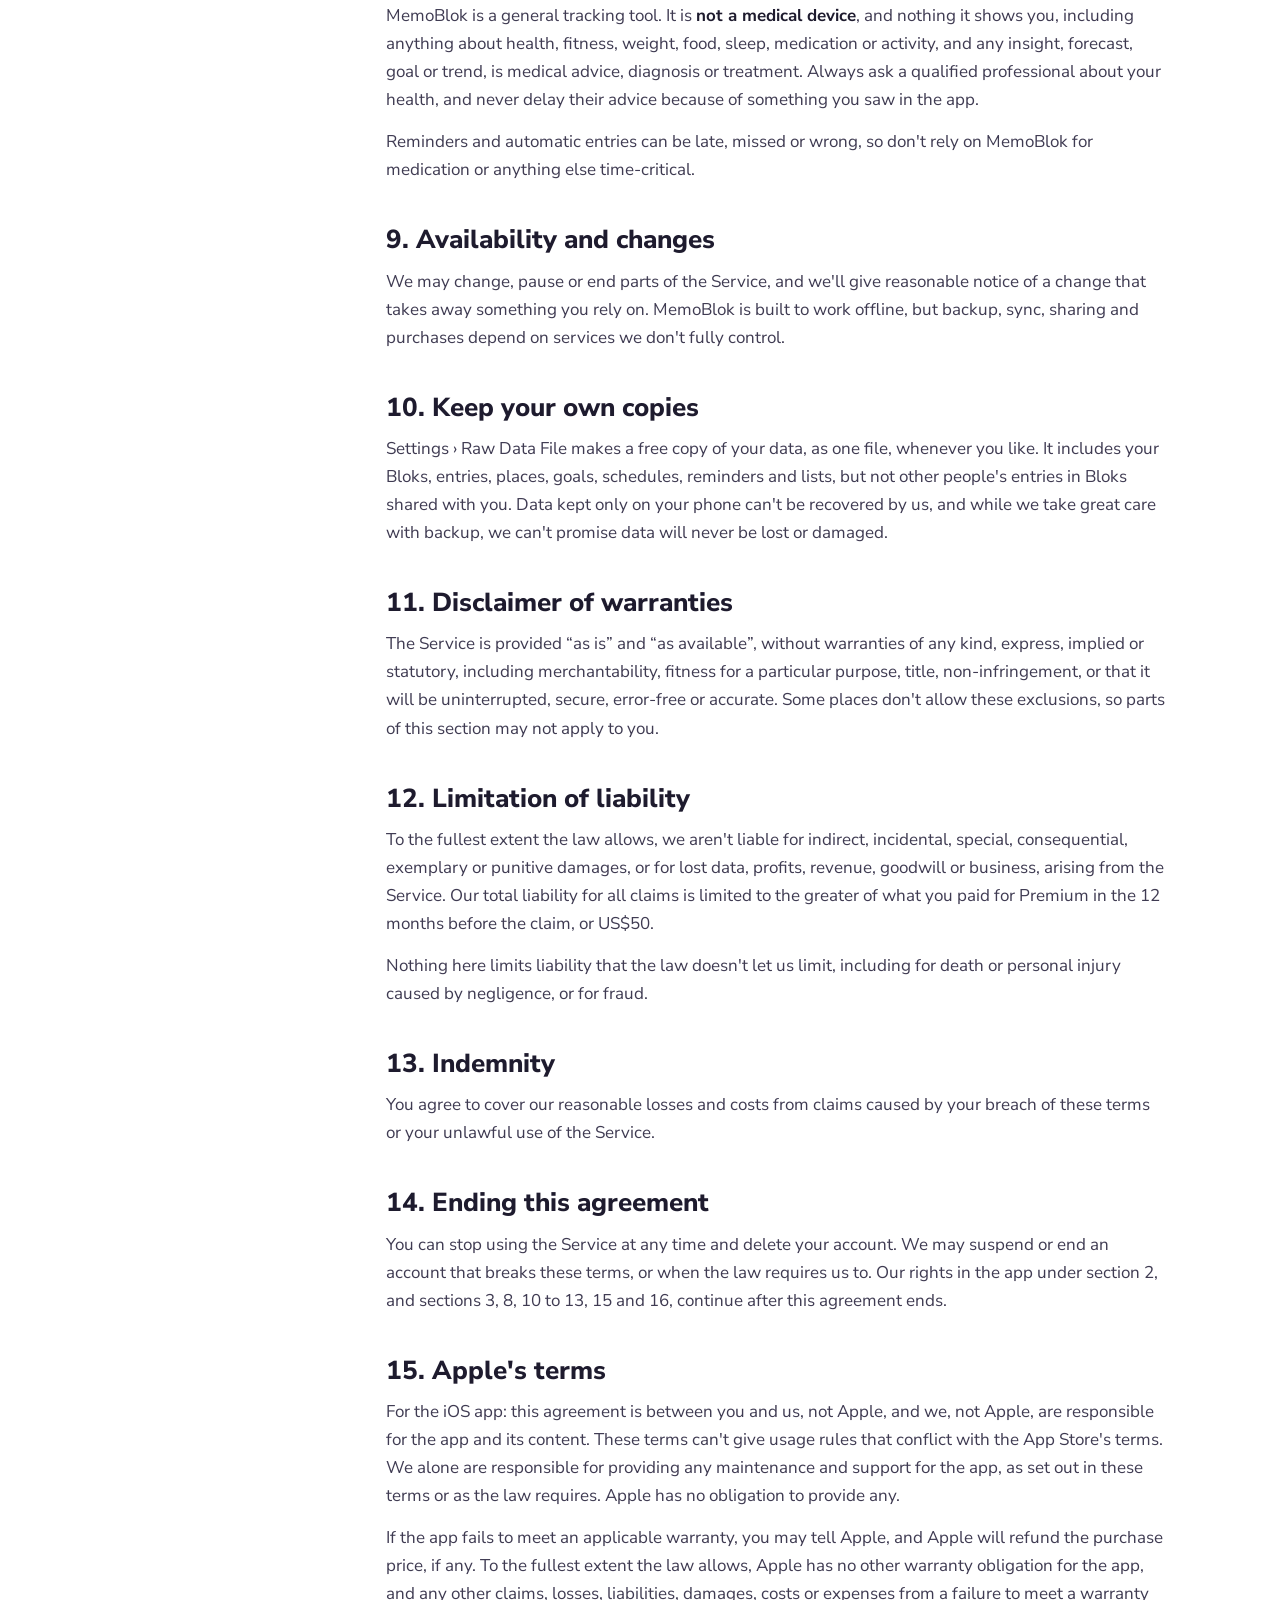
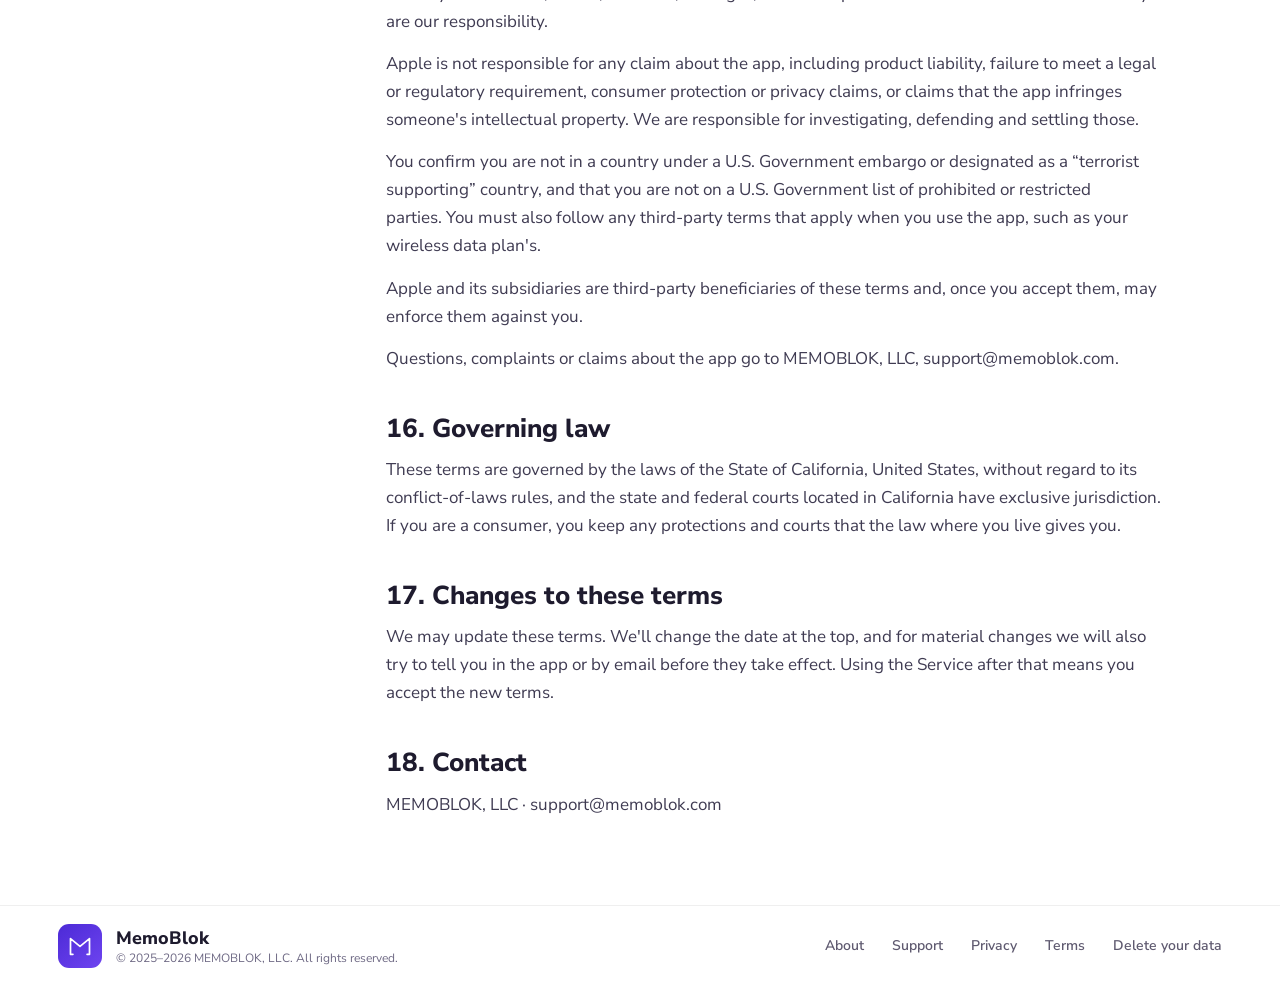
<file: terms.html>
<!DOCTYPE html>
<html lang="en">
<head>
  <meta charset="utf-8" />
  <meta name="viewport" content="width=device-width, initial-scale=1" />
  <title>Terms of Service — MemoBlok</title>
  <meta name="description" content="The terms for using MemoBlok and memoblok.com, including Premium subscriptions, the free trial, sharing a Blok and acceptable use." />
  <link rel="canonical" href="https://www.memoblok.com/terms" />
  <meta property="og:type" content="website" />
  <meta property="og:site_name" content="MemoBlok" />
  <meta property="og:title" content="Terms of Service — MemoBlok" />
  <meta property="og:description" content="The agreement for using MemoBlok and this website, including Premium." />
  <meta property="og:image" content="https://www.memoblok.com/assets/img/og.png" />
  <meta property="og:image:width" content="1200" />
  <meta property="og:image:height" content="630" />
  <meta property="og:image:alt" content="MemoBlok: When did I last do that? Haircuts, gym days, boba runs. One tap logs it. Coming soon to iOS." />
  <meta property="og:locale" content="en_US" />
  <meta property="og:url" content="https://www.memoblok.com/terms" />
  <meta name="twitter:card" content="summary_large_image" />
  <meta name="twitter:title" content="Terms of Service — MemoBlok" />
  <meta name="twitter:description" content="The agreement for using MemoBlok and this website, including Premium." />
  <meta name="twitter:image" content="https://www.memoblok.com/assets/img/og.png" />
  <meta name="theme-color" content="#4320C4" />
  <link rel="icon" href="/assets/img/favicon.png" />
  <link rel="apple-touch-icon" href="/assets/img/apple-touch-icon.png" />
  <link rel="stylesheet" href="/assets/css/site.css" />
</head>
<body>
  <a class="skip-link" href="#main">Skip to content</a>

  <header class="page-head">
    <div class="deco deco-a" aria-hidden="true"></div>
    <div class="deco deco-b" aria-hidden="true"></div>
    <div class="wrap">
    <nav class="topnav" aria-label="Main">
      <a href="/" class="brand"><span class="logo-tile"><img src="/assets/img/m-mark-white.svg" alt="" width="40" height="40" /></span><span class="brand-name">MemoBlok</span></a>
      <button class="nav-toggle" type="button" aria-expanded="false" aria-controls="nav-links" aria-label="Open menu"><svg width="26" height="20" viewBox="0 0 26 20" fill="none" stroke="#3B2CD9" stroke-width="2.4" stroke-linecap="round" aria-hidden="true"><path d="M2 2h22M2 10h22M2 18h22"/></svg></button>
      <ul class="nav-links" id="nav-links"><li><a href="/#how">How it works</a></li><li><a href="/#premium">Premium</a></li><li><a href="/support">Support</a></li><li><a href="/privacy">Privacy</a></li></ul>
    </nav>
      <div class="page-title">
        <p class="eyebrow">Legal</p>
        <h1>Terms of&nbsp;Service</h1>
      <p class="page-sub">The agreement for using MemoBlok and this website, including&nbsp;Premium.</p>
      </div>
    </div>
  </header>

  <main id="main" class="sheet">
    <div class="wrap">

      <div class="legal">
        <div class="legal-side">
          <details class="toc card" open>
            <summary>On this page<svg width="18" height="18" viewBox="0 0 24 24" fill="none" stroke="#3B2CD9" stroke-width="2.6" stroke-linecap="round" stroke-linejoin="round" aria-hidden="true"><path d="M6 9l6 6 6-6"/></svg></summary>
          <a href="#short" class="on">The short version</a>
          <a href="#agreement">This agreement</a>
          <a href="#license">Your license to use MemoBlok</a>
          <a href="#your-data">Your data is yours</a>
          <a href="#accounts">Accounts</a>
          <a href="#sharing">Sharing a Blok</a>
          <a href="#acceptable-use">Acceptable use</a>
          <a href="#premium">Premium subscriptions</a>
          <a href="#medical">Not a medical device</a>
          <a href="#availability">Availability and changes</a>
          <a href="#copies">Keep your own copies</a>
          <a href="#warranty">Disclaimer of warranties</a>
          <a href="#liability">Limitation of liability</a>
          <a href="#indemnity">Indemnity</a>
          <a href="#ending">Ending this agreement</a>
          <a href="#apple">Apple's terms</a>
          <a href="#law">Governing law</a>
          <a href="#changes">Changes to these terms</a>
          <a href="#contact">Contact</a>
          </details>
        </div>
        <div class="legal-main">
          <p class="updated">Last updated October 4, 2026</p>
          <div class="prose">
            <div class="short" id="short"><p class="label">The short version</p><p>Use MemoBlok kindly and lawfully, and keep your own copy of anything you can't lose. Your data stays yours. Premium renews until you cancel it in the App Store, and if Premium ends, you keep everything you&nbsp;made.</p></div>
          <h2 id="agreement">1. This agreement</h2>
          <p>These terms are an agreement between you and MEMOBLOK, LLC, a&nbsp;California limited liability company (“we”, “us”). They cover the MemoBlok app and this website (together, the “Service”). By using the Service you agree to them. If you don't agree, please don't use&nbsp;it.</p>
          <h2 id="license">2. Your license to use MemoBlok</h2>
          <p>We give you a&nbsp;personal, non-exclusive, non-transferable, revocable license to use MemoBlok on Apple devices you own or control, as the App Store's Usage Rules allow, including by other accounts in your Family Sharing group where the App Store allows it. Premium itself can't be shared through Family Sharing. We keep all rights in the app, its design, its drawings and its name. Nothing here transfers them to&nbsp;you.</p>
          <h2 id="your-data">3. Your data is yours</h2>
          <p>You keep every right in what you enter: your Bloks, entries, notes, tags, places, goals, schedules, reminders and lists. When you use an account, you give us only the permission we need to store it, back it up, sync it to your devices and show it to the people you share a&nbsp;Blok with, who may keep or export copies of what they could see. We don't use your content to train models, and we never sell it. The <a href="/privacy">Privacy Policy</a> explains how it's&nbsp;handled.</p>
          <h2 id="accounts">4. Accounts</h2>
          <p>An account is optional and uses Sign in with Apple or Google Sign-In. You must be at least 13 to create an account or share a&nbsp;Blok. If you are under the age of majority where you live, a&nbsp;parent or guardian must agree to these terms for&nbsp;you.</p>
          <p>Keep access to your account secure, and tell us at support@memoblok.com if you think someone else has used it. You can delete it at any time from Settings › Delete account, where you confirm with Apple or Google, or by following <a href="/delete-account">these steps</a>.</p>
          <h2 id="sharing">5. Sharing a Blok</h2>
          <p>To share a&nbsp;Blok, you and the people you share with each need an account, and anyone joining needs a&nbsp;display name. You make an invite link and choose whether the people who join with it can add entries (Allow add) or only view them (View only). Changing someone from View only to Allow add can't be undone. Anyone who opens a&nbsp;live link and signs in can join without further approval, so send it only to people you trust. Links expire after 7 days, and a&nbsp;shared Blok holds up to 10&nbsp;people.</p>
          <p>Members see the Blok's name and description, all of its entries, including ones logged before it was shared, with their notes, tags and times, and the display names of the people in it, never where an entry was logged. The owner can remove members at any time, any member can leave, and any member can report another to us. We may block certain words in shared&nbsp;text.</p>
          <p>Only share what you have the right to share. We may end a&nbsp;share, or an account, that breaks these&nbsp;terms.</p>
          <h2 id="acceptable-use">6. Acceptable use</h2>
          <p>You agree not&nbsp;to:</p>
          <ul>
          <li>use the Service against any&nbsp;law;</li>
          <li>harass, threaten or abuse anyone, or post hateful content, in a&nbsp;shared&nbsp;Blok;</li>
          <li>reverse engineer or decompile the app, except where the law allows&nbsp;it;</li>
          <li>overload or disrupt the Service, or try to reach systems or data that aren't yours;&nbsp;or</li>
          <li>resell, sublicense or commercially redistribute the&nbsp;Service.</li>
          </ul>
          <h2 id="premium">7. Premium subscriptions</h2>
          <p><b>What it is.</b> MemoBlok Premium is an optional, auto-renewing subscription, billed monthly or yearly through the App Store and charged to your Apple ID. The price is shown in the app, in your currency, before you&nbsp;buy.</p>
          <p><b>Payment and renewal.</b> Your Apple ID is charged when you confirm the purchase, or when a&nbsp;free trial ends. Your subscription renews automatically at the then-current price unless you cancel it at least 24 hours before the end of the current period, and each renewal is charged within the 24 hours before the current period&nbsp;ends.</p>
          <p><b>Free trial.</b> If you're eligible, the yearly plan starts with a&nbsp;7-day free trial, and the app shows whether you're eligible before you buy. Apple allows one introductory offer per Apple ID. If you don't cancel at least 24 hours before the trial ends, the yearly price is charged when it ends. If you buy a&nbsp;subscription during a&nbsp;free trial, the unused part of the trial&nbsp;ends.</p>
          <p><b>Canceling.</b> Manage or cancel Premium in your App Store subscriptions. Deleting the app or your MemoBlok account does not cancel&nbsp;it.</p>
          <p><b>Refunds.</b> Payments and refunds are handled by Apple under its policies. We can't issue refunds&nbsp;ourselves.</p>
          <p><b>If Premium ends,</b> you keep everything you made. You keep every Blok, entry and schedule, and you can still log into, edit and archive all your Bloks, even past five. People already in your shared Bloks stay, and an invite link you already made works until it expires. Until you renew, your schedules pause and stop adding entries, and they don't fill in the days they missed on their own when you&nbsp;renew. You can't create, or restore from the archive, more than 5 active Bloks. New icons come only from the Doodle pack, though icons you already chose stay. And you can't make new schedules or invite links, or export a&nbsp;spreadsheet or PDF report. Your free Raw Data File stays&nbsp;available.</p>
          <p><b>Restoring.</b> Premium belongs to the Apple ID that bought it. To bring it to a&nbsp;new iPhone, use the same Apple ID and tap Restore purchases in Settings, or Restore purchase on the Premium screen. Your Bloks come with you only if you sign in to your MemoBlok account. If you restore while signed in to a&nbsp;different MemoBlok account, Premium moves to that&nbsp;account.</p>
          <p><b>Price changes</b> follow Apple's rules, including any notice or consent they&nbsp;require.</p>
          <h2 id="medical">8. Not a medical device</h2>
          <p>MemoBlok is a&nbsp;general tracking tool. It is <b>not a&nbsp;medical device</b>, and nothing it shows you, including anything about health, fitness, weight, food, sleep, medication or activity, and any insight, forecast, goal or trend, is medical advice, diagnosis or treatment. Always ask a&nbsp;qualified professional about your health, and never delay their advice because of something you saw in the&nbsp;app.</p>
          <p>Reminders and automatic entries can be late, missed or wrong, so don't rely on MemoBlok for medication or anything else&nbsp;time-critical.</p>
          <h2 id="availability">9. Availability and changes</h2>
          <p>We may change, pause or end parts of the Service, and we'll give reasonable notice of a&nbsp;change that takes away something you rely on. MemoBlok is built to work offline, but backup, sync, sharing and purchases depend on services we don't fully&nbsp;control.</p>
          <h2 id="copies">10. Keep your own copies</h2>
          <p>Settings › Raw Data File makes a&nbsp;free copy of your data, as one file, whenever you like. It includes your Bloks, entries, places, goals, schedules, reminders and lists, but not other people's entries in Bloks shared with you. Data kept only on your phone can't be recovered by us, and while we take great care with backup, we can't promise data will never be lost or&nbsp;damaged.</p>
          <h2 id="warranty">11. Disclaimer of warranties</h2>
          <p>The Service is provided “as is” and “as available”, without warranties of any kind, express, implied or statutory, including merchantability, fitness for a&nbsp;particular purpose, title, non-infringement, or that it will be uninterrupted, secure, error-free or accurate. Some places don't allow these exclusions, so parts of this section may not apply to&nbsp;you.</p>
          <h2 id="liability">12. Limitation of liability</h2>
          <p>To the fullest extent the law allows, we aren't liable for indirect, incidental, special, consequential, exemplary or punitive damages, or for lost data, profits, revenue, goodwill or business, arising from the Service. Our total liability for all claims is limited to the greater of what you paid for Premium in the 12 months before the claim, or&nbsp;US$50.</p>
          <p>Nothing here limits liability that the law doesn't let us limit, including for death or personal injury caused by negligence, or for&nbsp;fraud.</p>
          <h2 id="indemnity">13. Indemnity</h2>
          <p>You agree to cover our reasonable losses and costs from claims caused by your breach of these terms or your unlawful use of the&nbsp;Service.</p>
          <h2 id="ending">14. Ending this agreement</h2>
          <p>You can stop using the Service at any time and delete your account. We may suspend or end an account that breaks these terms, or when the law requires us to. Our rights in the app under section 2, and sections 3, 8, 10 to 13, 15 and 16, continue after this agreement&nbsp;ends.</p>
          <h2 id="apple">15. Apple's terms</h2>
          <p>For the iOS app: this agreement is between you and us, not Apple, and we, not Apple, are responsible for the app and its content. These terms can't give usage rules that conflict with the App Store's terms. We alone are responsible for providing any maintenance and support for the app, as set out in these terms or as the law requires. Apple has no obligation to provide&nbsp;any.</p>
          <p>If the app fails to meet an applicable warranty, you may tell Apple, and Apple will refund the purchase price, if any. To the fullest extent the law allows, Apple has no other warranty obligation for the app, and any other claims, losses, liabilities, damages, costs or expenses from a&nbsp;failure to meet a&nbsp;warranty are our&nbsp;responsibility.</p>
          <p>Apple is not responsible for any claim about the app, including product liability, failure to meet a&nbsp;legal or regulatory requirement, consumer protection or privacy claims, or claims that the app infringes someone's intellectual property. We are responsible for investigating, defending and settling&nbsp;those.</p>
          <p>You confirm you are not in a&nbsp;country under a&nbsp;U.S. Government embargo or designated as a&nbsp;“terrorist supporting” country, and that you are not on a&nbsp;U.S. Government list of prohibited or restricted parties. You must also follow any third-party terms that apply when you use the app, such as your wireless data&nbsp;plan's.</p>
          <p>Apple and its subsidiaries are third-party beneficiaries of these terms and, once you accept them, may enforce them against&nbsp;you.</p>
          <p>Questions, complaints or claims about the app go to MEMOBLOK, LLC,&nbsp;support@memoblok.com.</p>
          <h2 id="law">16. Governing law</h2>
          <p>These terms are governed by the laws of the State of California, United States, without regard to its conflict-of-laws rules, and the state and federal courts located in California have exclusive jurisdiction. If you are a&nbsp;consumer, you keep any protections and courts that the law where you live gives&nbsp;you.</p>
          <h2 id="changes">17. Changes to these terms</h2>
          <p>We may update these terms. We'll change the date at the top, and for material changes we will also try to tell you in the app or by email before they take effect. Using the Service after that means you accept the new&nbsp;terms.</p>
          <h2 id="contact">18. Contact</h2>
          <p>MEMOBLOK, LLC ·&nbsp;support@memoblok.com</p>
          </div>
        </div>
      </div>
    </div>
  </main>

  <footer class="foot">
    <div class="wrap foot-in">
      <span class="logo-tile"><img src="/assets/img/m-mark-white.svg" alt="" width="36" height="36" /></span>
      <span class="foot-name">MemoBlok</span>
      <nav class="foot-nav" aria-label="Footer"><a href="/about">About</a><a href="/support">Support</a><a href="/privacy">Privacy</a><a href="/terms">Terms</a><a href="/delete-account">Delete your data</a></nav>
      <p class="foot-copy">&copy; 2025&ndash;<span data-year>2026</span> MEMOBLOK,&nbsp;LLC. <br class="m-only" />All rights&nbsp;reserved.</p>
    </div>
  </footer>

  <script src="/assets/js/site.js"></script>
</body>
</html>
</file>
<file: assets/css/site.css>
/* ==========================================================================
   memoblok.com — site styles
   Hand-written, no build step, no external requests.
   The spec is the redesign canvas (memoblok docs/website-plan.md §10): every
   value here is ported from its frames. Colours live in :root.
   One breakpoint, 768px: above it the desktop frames, at or below it the
   phone frames.
   ========================================================================== */

/* --- Fonts: self-hosted latin subsets, the app's own faces (OFL). -------- */
@font-face { font-family: "Nunito Sans"; src: url(../fonts/NunitoSans-Regular.woff2) format("woff2"); font-weight: 400; font-style: normal; font-display: swap; }
@font-face { font-family: "Nunito Sans"; src: url(../fonts/NunitoSans-Medium.woff2) format("woff2"); font-weight: 500; font-style: normal; font-display: swap; }
@font-face { font-family: "Nunito Sans"; src: url(../fonts/NunitoSans-SemiBold.woff2) format("woff2"); font-weight: 600; font-style: normal; font-display: swap; }
@font-face { font-family: "Nunito Sans"; src: url(../fonts/NunitoSans-Bold.woff2) format("woff2"); font-weight: 700; font-style: normal; font-display: swap; }
@font-face { font-family: "Nunito Sans"; src: url(../fonts/NunitoSans-ExtraBold.woff2) format("woff2"); font-weight: 800; font-style: normal; font-display: swap; }
@font-face { font-family: "Nunito Sans"; src: url(../fonts/NunitoSans-Black.woff2) format("woff2"); font-weight: 900; font-style: normal; font-display: swap; }
@font-face { font-family: "Comic Neue"; src: url(../fonts/ComicNeue-Bold.woff2) format("woff2"); font-weight: 700; font-style: normal; font-display: swap; }

/* --- Tokens -------------------------------------------------------------- */
:root {
  /* Text */
  --heading: #1e1b2e;     /* headings, questions */
  --sub: #5f5a70;         /* sublines, labels, answers */
  --prose: #3f3b52;       /* long-form prose */
  --caption: #6f6a85;     /* captions, dates, © */

  /* Purple */
  --accent: #3b2cd9;      /* links, icons, annotations */
  --accent-hover: #2a1bb0;
  --brand: #4320c4;       /* brand fill */
  --brand-lip: #2a1290;   /* lip under purple containers and the filled button */
  --brand-tile: #6a3cf0;  /* logo tile on the purple header */
  --deep-purple: #7c3aed; /* only where a piece copies an app component */
  --hero: linear-gradient(120deg, #4320c4 0%, #5a33e0 45%, #7d55f2 100%);
  --hero-m: linear-gradient(150deg, #4320c4 0%, #5a33e0 50%, #7d55f2 100%);
  --hero-card: linear-gradient(150deg, #4320c4 0%, #5a33e0 55%, #7d55f2 100%);
  --tile: linear-gradient(140deg, #4c2ad6, #6e44f0);
  --bar-h: 64px;          /* the sticky bar; anchors and the contents card clear it */
  --on-purple: rgba(255, 255, 255, 0.92);
  --on-purple-dim: rgba(255, 255, 255, 0.8);

  /* Grounds */
  --white: #fff;
  --lilac: #f1ecfd;
  --blue: #eaf3fe;
  --yellow: #fff7e4;
  --cream: #fffbf1;
  --data: #eef5fe;
  --data-edge: #dce7f8;
  --faq: #f4f0fe;
  --link-box: #f7f5fd;
  --pink: #fde8ef;
  --mint: #e7f4dd;
  --butter: #fff4d6;

  /* Edges: the app's Surface.card — a hairline plus a 3px bottom lip */
  --hair: #3a3a3a24;
  --hair-soft: #3a3a3a1a;
  --hair-faint: #3a3a3a14;
  --lip: #5c574e2e;
  --paper-lip: #dedad3; /* --lip laid over the app's paper #FBF7F0, made solid for purple grounds */

  /* The app's own ink, for rebuilt app components */
  --ink: #3a3a3a;
  --ink-soft: #5c574e;
  --charcoal: #666;

  /* Warnings and the danger tile */
  --rose: #c2264b;
  --green: #0d853d;
  --amber: #9a6700;
  --warn-edge: #f2d58a;
  --warn-lip: #e5c062;
  --warn-text: #4a4030;

  --font: "Nunito Sans", system-ui, -apple-system, "Segoe UI", sans-serif;
  --hand: "Comic Neue", "Nunito Sans", sans-serif;
  --mono: ui-monospace, "SF Mono", Menlo, monospace;
}

/* --- Base ---------------------------------------------------------------- */
*, *::before, *::after { box-sizing: border-box; }
html { -webkit-text-size-adjust: 100%; scroll-behavior: smooth; }
@media (prefers-reduced-motion: reduce) { html { scroll-behavior: auto; } }
body {
  margin: 0;
  background: var(--white);
  color: var(--heading);
  font: 400 16px var(--font); /* the canvas default: line-height normal */
  -webkit-font-smoothing: antialiased;
}
html { overflow-x: hidden; }
body { overflow-x: clip; }
img, svg { display: block; max-width: 100%; }
a { color: var(--accent); }
a:hover { color: var(--accent-hover); }
:focus-visible { outline: 2px solid var(--accent); outline-offset: 2px; border-radius: 4px; }
h1, h2, h3, p { margin: 0; }
/* No line of a heading may hold a lone word: balanced lines in every browser
   that supports it (Safari 17.5+, Chrome 114+, Firefox 121+). Paragraphs ask
   for "pretty" breaks where supported; site.js also ties every block's last
   two words together, so a single last word can never drop to its own line. */
h1, h2, h3 { text-wrap: balance; }
p, li, summary { text-wrap: pretty; }
/* A three-word heading can't wrap without leaving one word alone, so these
   stay on one line and shrink a little when their column is too narrow.
   The divisor is the heading's width in ems, plus a little room. */
.band .txt:has(> .fit), .poss-card:has(> .fit) { container-type: inline-size; }
.h2.fit { font-size: min(44px, 100cqi / 11.3); white-space: nowrap; }
.card-h.fit { font-size: min(30px, (100cqi - 4px) / 9.2); white-space: nowrap; }
b, strong { font-weight: 700; }
[hidden] { display: none !important; }

/* The side gutter grows with the window (24px on a small laptop, 64px from
   about 1420px), and the max width grows with it, so the content itself is
   never wider than 1280px and the 1440px layout is unchanged. */
.wrap { --gutter: clamp(24px, 4.5vw, 64px); max-width: calc(1280px + 2 * var(--gutter)); margin: 0 auto; padding: 0 var(--gutter); }
/* Breakpoint toggles, where the phone frames draw different markup. */
@media (min-width: 769px) { .m-only { display: none !important; } }

.skip-link {
  position: absolute; left: -9999px; top: 0; z-index: 100;
  padding: 10px 16px; background: var(--brand); color: var(--white);
  font-weight: 800; border-radius: 0 0 12px 0;
}
.skip-link:focus { left: 0; color: var(--white); }

/* --- Logo tile ----------------------------------------------------------- */
.logo-tile {
  flex: none; display: flex; align-items: center; justify-content: center;
  width: 44px; height: 44px; border-radius: 11px; background: var(--tile);
}
.logo-tile img { width: 36px; height: 36px; }

/* --- Header: the purple band with the nav --------------------------------- */
.page-head {
  position: relative; overflow: hidden;
  background: var(--hero);
  padding-bottom: 88px;
}
.page-head > .wrap { position: relative; }
.deco { position: absolute; z-index: 0; border-radius: 26px; }
.deco-a { right: -30px; top: 90px; width: 110px; height: 170px; background: rgba(255, 255, 255, 0.08); }
.deco-b { left: -40px; top: 200px; width: 150px; height: 120px; background: rgba(255, 255, 255, 0.07); }

.topnav {
  display: flex; align-items: center; justify-content: space-between;
  gap: 24px; flex-wrap: wrap; padding: 30px 0 0;
}
.brand { display: flex; align-items: center; gap: 14px; text-decoration: none; }
.brand .logo-tile {
  width: 50px; height: 50px; border-radius: 13px;
  background: var(--brand-tile); box-shadow: inset 0 0 0 1px rgba(255, 255, 255, 0.18);
}
.brand .logo-tile img { width: 40px; height: 40px; }
.brand-name { font: 800 30px var(--font); color: var(--white); }
.nav-links { display: flex; gap: 34px; flex-wrap: wrap; margin: 0; padding: 0; list-style: none; }
.nav-links a { color: var(--white); text-decoration: none; font: 600 15px var(--font); }
.nav-links a:hover { color: var(--white); }
.page-head :focus-visible { outline-color: var(--white); }
.nav-toggle { display: none; }

/* --- Sticky bar: the nav again, once the header has scrolled away ---------
   Built by site.js from the page's own nav, so the links never drift apart.
   It slides down from above the window and back up when the header returns;
   with reduced motion it only fades. */
.stickybar {
  position: fixed; z-index: 50; top: 0; left: 0; right: 0; height: var(--bar-h);
  background: var(--hero); border-bottom: 3px solid var(--brand-lip);
  box-shadow: 0 8px 24px rgba(42, 18, 144, 0.22);
  transform: translateY(calc(-100% - 12px)); opacity: 0; visibility: hidden;
  transition: transform 320ms cubic-bezier(0.22, 1, 0.36, 1), opacity 200ms ease, visibility 0s linear 320ms;
}
.stickybar.shown {
  transform: none; opacity: 1; visibility: visible;
  transition: transform 420ms cubic-bezier(0.22, 1, 0.36, 1), opacity 160ms ease, visibility 0s;
}
.stickybar .wrap { height: 100%; }
.stickybar .topnav { height: 100%; padding: 0; flex-wrap: nowrap; }
.stickybar .brand { gap: 12px; }
.stickybar .brand .logo-tile { width: 38px; height: 38px; border-radius: 10px; }
.stickybar .brand .logo-tile img { width: 30px; height: 30px; }
.stickybar .brand-name { font-size: 22px; }
.stickybar :focus-visible { outline-color: var(--white); }
/* The links arrive a beat after the bar, so it reads as one settling motion. */
.stickybar .nav-links li { opacity: 0; transform: translateY(-6px); transition: opacity 200ms ease, transform 200ms ease; }
.stickybar.shown .nav-links li { opacity: 1; transform: none; transition: opacity 260ms ease 120ms, transform 320ms cubic-bezier(0.22, 1, 0.36, 1) 120ms; }
.stickybar.shown .nav-links li:nth-child(2) { transition-delay: 160ms; }
.stickybar.shown .nav-links li:nth-child(3) { transition-delay: 200ms; }
.stickybar.shown .nav-links li:nth-child(4) { transition-delay: 240ms; }
@media (prefers-reduced-motion: reduce) {
  .stickybar, .stickybar.shown, .stickybar .nav-links li, .stickybar.shown .nav-links li { transform: none; transition: opacity 150ms ease, visibility 0s linear 150ms; }
  .stickybar.shown { transition: opacity 150ms ease, visibility 0s; }
}

.page-title { padding-top: 56px; }
.eyebrow {
  font: 900 14px var(--font); letter-spacing: 2px; text-transform: uppercase;
  color: var(--on-purple-dim);
}
.page-title h1 {
  margin-top: 12px; font: 900 60px/1.05 var(--font);
  color: var(--white); letter-spacing: -0.5px;
}
.page-sub {
  margin-top: 18px; max-width: 760px;
  font: 400 21px/1.45 var(--font); color: var(--on-purple);
}

/* --- The white sheet over the band ---------------------------------------- */
.sheet {
  position: relative; margin-top: -40px;
  background: var(--white); border-radius: 34px 34px 0 0;
  padding: 56px 0 72px;
}

/* --- Footer --------------------------------------------------------------- */
.foot { background: var(--white); border-top: 1px solid var(--hair-faint); }
.foot-in {
  display: grid; align-items: center;
  grid-template-columns: 44px auto 1fr;
  grid-template-areas: "tile name nav" "tile copy nav";
  column-gap: 14px; padding-top: 18px; padding-bottom: 22px;
}
.foot .logo-tile { grid-area: tile; }
.foot-name { grid-area: name; align-self: end; font: 800 18px var(--font); color: var(--heading); }
.foot-copy { grid-area: copy; align-self: start; font: 400 12px var(--font); color: var(--caption); }
.foot-nav { grid-area: nav; justify-self: end; display: flex; gap: 28px; flex-wrap: wrap; justify-content: flex-end; }
.foot-nav a { color: var(--sub); text-decoration: none; font: 600 14px var(--font); }
.foot-nav a:hover { color: var(--sub); }

/* --- Surfaces ------------------------------------------------------------- */
.card {
  background: var(--white); border-radius: 20px;
  border: 1px solid var(--hair); border-bottom: 3px solid var(--lip);
}
a.card { display: block; text-decoration: none; color: inherit; }
.panel {
  border-radius: 26px;
  border: 1px solid var(--hair-soft); border-bottom: 3px solid var(--lip);
}
.panel-lilac { background: var(--lilac); }
.panel-blue { background: var(--blue); }

.itile {
  flex: none; display: flex; align-items: center; justify-content: center;
  width: 44px; height: 44px; border-radius: 13px; background: var(--lilac);
}
.itile-pink { background: var(--pink); }
.itile-mint { background: var(--mint); }
.itile-butter { background: var(--butter); }
.itile-white { background: var(--white); }

.label {
  font: 900 13px var(--font); letter-spacing: 1.6px; text-transform: uppercase;
  color: var(--brand);
}
.h2s { font: 800 32px/1.15 var(--font); color: var(--heading); margin-bottom: 18px; }

/* --- Calls to action: one system for the whole site ----------------------- */
.cta {
  display: inline-flex; align-items: center; justify-content: center; gap: 8px;
  height: 52px; padding: 0 28px; border-radius: 999px; border: 0;
  font: 800 18px var(--font); text-decoration: none; white-space: nowrap;
  cursor: pointer;
}
.cta-lg { height: 60px; padding: 0 36px; font-size: 20px; }
.cta-sm { height: 40px; padding: 0 18px; font-size: 15px; }
.cta-primary, a.cta-primary:hover { background: var(--brand); color: var(--white); border-bottom: 3px solid var(--brand-lip); }
.cta-light, a.cta-light:hover { background: var(--white); color: var(--brand); border-bottom: 3px solid var(--lip); }
.cta-secondary, a.cta-secondary:hover {
  background: var(--white); color: var(--accent);
  border: 2px solid var(--accent); border-bottom-width: 4px;
}
.cta-link, a.cta-link:hover {
  display: inline-flex; align-items: center; gap: 6px;
  font: 800 17px var(--font); color: var(--accent); text-decoration: none;
}

/* --- FAQ rows ------------------------------------------------------------- */
.faq { display: flex; flex-direction: column; gap: 10px; }
.faqd {
  width: 100%; background: var(--white); border-radius: 12px;
  border: 1px solid var(--hair); border-bottom: 3px solid var(--lip);
}
.faqd > summary {
  list-style: none; cursor: pointer;
  display: flex; align-items: center; justify-content: space-between; gap: 16px;
  padding: 15px 20px; font: 700 17px var(--font); color: var(--heading);
}
.faqd > summary::-webkit-details-marker { display: none; }
.faqd > summary svg { flex: none; }
.faqd[open] > summary svg { transform: rotate(180deg); }
.faqd > p { max-width: 820px; padding: 0 20px 16px; font: 400 16px/1.6 var(--font); color: var(--sub); }

/* --- Two-thirds / one-third grid used by the subpages --------------------- */
.grid3 { display: grid; grid-template-columns: repeat(3, minmax(0, 1fr)); gap: 24px; }
.grid3.top { align-items: start; }
.span2 { grid-column: span 2; }
.stack { display: flex; flex-direction: column; gap: 24px; }
.stack-16 { gap: 16px; }

/* --- About ---------------------------------------------------------------- */
.about-card { padding: 32px 36px; }
.about-card p { font: 400 19px/1.6 var(--font); color: var(--prose); }
.about-card p + p { margin-top: 14px; }
.contact-card { padding: 28px 30px; }
.contact-card address { font: normal 400 17px/1.7 var(--font); color: var(--prose); }
.contact-card address b { color: var(--heading); }
.contact-card address a { font-weight: 700; }
.contact-duns {
  margin-top: 18px; padding-top: 16px; border-top: 1px solid var(--hair);
  font: 700 15px var(--font); color: var(--sub);
}
.contact-note { margin-top: 18px; font: 400 15px/1.5 var(--font); color: var(--sub); }

/* --- Support -------------------------------------------------------------- */
.email-card { padding: 30px 34px; display: flex; align-items: center; gap: 24px; flex-wrap: wrap; }
.email-card .itile { width: 64px; height: 64px; border-radius: 19px; }
.email-card .itile svg { width: 32px; height: 32px; }
.email-head { display: contents; }
.email-text { flex: 1 1 260px; }
.email-title { font: 800 26px var(--font); color: var(--heading); }
.email-sub { margin-top: 4px; font: 400 18px var(--font); color: var(--sub); }
.link-card { display: flex !important; align-items: center; gap: 16px; padding: 18px 20px; }
.link-card .itile svg { width: 22px; height: 22px; }
.link-title { display: block; font: 800 18px var(--font); color: var(--heading); }
.link-sub { font: 400 15px var(--font); color: var(--sub); }
.support-faq { margin-top: 48px; }

/* --- Delete account ------------------------------------------------------- */
.del-card { padding: 30px 34px; }
.del-head { display: flex; align-items: center; gap: 16px; margin-bottom: 18px; }
.del-head .itile { width: 52px; height: 52px; border-radius: 15px; }
.del-title { font: 800 26px var(--font); color: var(--heading); }
.del-card ol { margin: 0; padding-left: 24px; font: 400 18px/1.7 var(--font); color: var(--prose); }
.del-card > p { margin-bottom: 18px; font: 400 18px/1.65 var(--font); color: var(--prose); }
/* Two columns while each can be 280px wide, then one: in a narrow column the
   pair used to squeeze to ~160px and strand words in its headings. */
.grid2 { display: grid; grid-template-columns: repeat(auto-fit, minmax(min(100%, 280px), 1fr)); gap: 24px; }
.list-card { padding: 26px 30px; }
.list-head { display: flex; align-items: center; gap: 12px; margin-bottom: 12px; font: 800 20px var(--font); color: var(--heading); }
.list-head .itile { width: 36px; height: 36px; border-radius: 10px; }
.list-card ul { margin: 0; padding-left: 20px; font: 400 16px/1.55 var(--font); color: var(--prose); }
.list-card li { margin: 0 0 8px; }
.side-card { padding: 24px 26px; }
.side-title { margin-bottom: 8px; font: 800 19px var(--font); color: var(--heading); }
.side-card > p:not(.side-title) { font: 400 16px/1.6 var(--font); color: var(--sub); }
.warn-card {
  padding: 24px 26px; border-radius: 20px; background: var(--butter);
  border: 1px solid var(--warn-edge); border-bottom: 3px solid var(--warn-lip);
}
.warn-card > p:not(.side-title) { margin-bottom: 14px; font: 400 16px/1.6 var(--font); color: var(--warn-text); }

/* --- /join ---------------------------------------------------------------- */
.join-card { padding: 30px 34px; }
.join-card .label { margin-bottom: 6px; }
.join-card > p:not(.label) { font: 400 18px/1.6 var(--font); color: var(--prose); }
.join-card > p.lead-in { margin-bottom: 14px; }
.link-box {
  display: flex; align-items: center; gap: 10px; flex-wrap: wrap;
  padding: 10px 10px 10px 14px; border-radius: 12px; background: var(--link-box);
  border: 1px solid var(--hair); border-bottom: 3px solid var(--lip);
}
.link-box code {
  flex: 1 1 160px; min-width: 0; overflow-wrap: anywhere; user-select: all;
  font: 600 15px var(--mono); color: var(--heading);
}
.copy-status { flex-basis: 100%; font: 600 14px var(--font); color: var(--sub); }
.copy-status:empty { display: none; }
.join-mascot { display: flex; justify-content: center; padding-top: 10px; }
.join-mascot img { width: 200px; height: 180px; object-fit: contain; }
.means { margin-top: 28px; padding: 34px 38px; }
.means-grid { display: grid; grid-template-columns: repeat(3, minmax(0, 1fr)); gap: 20px; }
.means-grid .card { padding: 20px; }
.means-title { margin-bottom: 6px; font: 800 18px var(--font); color: var(--heading); }
.means-text { font: 400 15px/1.55 var(--font); color: var(--sub); }
.join-foot { margin-top: 28px; max-width: 760px; font: 400 17px/1.6 var(--font); color: var(--sub); }

/* --- 404 ------------------------------------------------------------------ */
.lost { display: flex; flex-direction: column; align-items: center; text-align: center; padding: 20px 0 40px; }
.lost img { width: 220px; height: 196px; object-fit: contain; }
.lost p { margin-top: 24px; max-width: 560px; font: 400 20px/1.55 var(--font); color: var(--sub); }
.lost-actions { display: flex; gap: 16px; margin-top: 28px; flex-wrap: wrap; justify-content: center; }

/* --- Legal pages: sticky contents + a 780px reading column --------------- */
.legal { display: flex; gap: 48px; align-items: flex-start; flex-wrap: wrap; }
.legal-side { flex: 0 0 280px; position: sticky; top: calc(var(--bar-h) + 24px); }
.toc { padding: 16px 10px; }
.toc > summary {
  list-style: none; pointer-events: none;
  margin: 0 12px 8px; font: 800 12px var(--font); letter-spacing: 0.4px;
  text-transform: uppercase; color: var(--ink-soft);
}
.toc > summary::-webkit-details-marker { display: none; }
.toc > summary svg { display: none; }
.toc a {
  display: block; padding: 7px 12px; border-radius: 10px;
  color: var(--sub); text-decoration: none; font: 600 15px/1.35 var(--font);
}
.toc a.on { background: var(--lilac); color: var(--accent); font-weight: 800; }
.legal-main { flex: 1 1 560px; max-width: 780px; min-width: 0; }
.updated { margin-bottom: 22px; font: 700 14px var(--font); color: var(--caption); }
.short { margin-bottom: 8px; padding: 26px 30px; border-radius: 20px; background: var(--lilac); border: 1px solid var(--hair-soft); border-bottom: 3px solid var(--lip); }
.prose .short p.label { margin: 0 0 6px; font: 900 13px var(--font); letter-spacing: 1.6px; color: var(--brand); }
.prose .short p:not(.label) { margin: 0; font: 600 19px/1.55 var(--font); color: var(--heading); }
.prose h2 { margin: 40px 0 12px; font: 800 26px/1.2 var(--font); color: var(--heading); scroll-margin-top: calc(var(--bar-h) + 24px); }
.prose p, .prose li { font: 400 17px/1.65 var(--font); color: var(--prose); }
.prose p { margin: 0 0 14px; }
.prose ul { margin: 0 0 14px; padding-left: 22px; }
.prose li { margin: 0 0 6px; }
.prose b { color: var(--heading); }

/* --- Error codes (generated by the app repo's scripts/error-codes.js) ----- */
.code {
  display: inline-block; padding: 3px 10px; border-radius: 8px;
  background: var(--lilac); color: var(--brand);
  font: 800 14px var(--mono); white-space: nowrap;
}
.codes-help { display: flex; align-items: center; gap: 18px; flex-wrap: wrap; padding: 22px 26px; border-radius: 20px; }
.codes-help .itile { width: 48px; height: 48px; border-radius: 14px; }
.codes-help p { flex: 1 1 400px; font: 400 17px/1.55 var(--font); color: var(--prose); }
.codes-group { margin-top: 36px; }
.codes-table { overflow-x: auto; padding: 0; }
.codes-table table { width: 100%; border-collapse: collapse; min-width: 640px; }
.codes-table th {
  text-align: left; padding: 14px 18px;
  font: 800 12px var(--font); letter-spacing: 0.4px; text-transform: uppercase; color: var(--ink-soft);
}
.codes-table th:first-child { width: 22%; }
.codes-table th:nth-child(2) { width: 39%; }
.codes-table td { padding: 14px 18px; border-top: 1px solid var(--hair-soft); vertical-align: top; font: 400 16px/1.55 var(--font); color: var(--heading); }
.codes-table td:first-child { font: 400 16px var(--font); }
.codes-table td:last-child { color: var(--sub); }
.codes-table tr:target td, .codes-table td:target { background: var(--faq); }

/* ==========================================================================
   Home (Main frame). The phone overrides are at the end of the file.
   ========================================================================== */
.home-head { padding-bottom: 96px; }
.home-head .brand { gap: 16px; }
/* Text and picture stay side by side down to the phone layout (it used to
   wrap below ~1090px, leaving a one-line headline over a lone card). The
   columns keep the canvas's 480:560 ratio, and the type scales to its column. */
.hero { display: grid; grid-template-columns: minmax(0, 480fr) minmax(0, 560fr); align-items: center; gap: clamp(28px, 3.4vw, 48px); padding-top: 56px; }
.hero-txt { min-width: 0; }
/* Sized by its column, so its longest phrase ("last do that?", 6.2em with
   room for the question mark) always fits on one line and never strands a word. */
.hero-txt { container-type: inline-size; }
.hero h1 { font: 900 92px/0.98 var(--font); font-size: min(92px, 100cqi / 6.4); color: var(--white); letter-spacing: -1px; }
.hero-sub { margin-top: 30px; font: 400 30px/1.4 var(--font); font-size: min(30px, 100cqi / 14.2); color: var(--white); }
.hero-cta { margin-top: 36px; width: 320px; max-width: 100%; }
.hero-soon { margin-top: 14px; width: 320px; max-width: 100%; text-align: center; font: 600 16px var(--font); color: var(--on-purple); }
.hero-vis { min-width: 0; display: flex; justify-content: center; }
.glimpse-wrap { position: relative; width: 480px; max-width: 100%; }
.glimpse {
  height: 500px; overflow: hidden; padding: 18px 16px 0; border-radius: 32px;
  background: #fbf7f0 url(../img/grain.png) repeat; background-size: 128px;
  border: 1px solid rgba(255, 255, 255, 0.35); border-bottom: 3px solid var(--paper-lip);
}
.glimpse-list {
  display: flex; flex-direction: column; gap: 8px; height: 100%;
  -webkit-mask-image: linear-gradient(to bottom, #000 0%, #000 66%, transparent 100%);
  mask-image: linear-gradient(to bottom, #000 0%, #000 66%, transparent 100%);
}
.hero-mascot { position: absolute; right: -44px; bottom: -48px; z-index: 5; width: 132px; height: 118px; object-fit: contain; }

/* The app's Blok card, 1:1 with components/Activity.tsx */
.blok {
  position: relative; overflow: hidden; display: flex; align-items: center; gap: 0;
  min-height: 100px; padding: 8px 16px; border-radius: 20px; background: var(--white);
  border: 1px solid var(--hair); border-bottom-width: 0;
  box-shadow: 0 3px 10px rgba(184, 184, 192, 0.12);
}
.tile {
  position: relative; flex: none; display: flex; align-items: center; justify-content: center;
  width: 68px; height: 68px; margin-right: 12px; border-radius: 12px;
  border: 1.5px solid var(--white); box-shadow: 0 2px 1.5px rgba(92, 87, 78, 0.26);
}
.tile img { width: 56px; height: 56px; object-fit: contain; }
.btxt { flex: 1 1 auto; min-width: 0; padding-right: 4px; }
.bt { font: 700 18px/1.25 var(--hand); color: var(--ink); }
.bm { margin-top: 4px; font: 500 13px/1.3 var(--font); color: var(--ink-soft); }
.bm .t { font-weight: 600; }
.md { display: inline-block; width: 3px; height: 3px; margin: 0 6px 2px; border-radius: 50%; background: var(--ink-soft); opacity: 0.55; vertical-align: middle; }
.bv { margin-top: 4px; font: 700 14px/1.3 var(--font); color: var(--charcoal); }
.bv b { font-weight: 700; color: var(--charcoal); }
.bv b:first-child { font-weight: 800; color: var(--ink); }
.bv .sl { font-weight: 700; color: var(--charcoal); }
.bv .u { margin-left: 0.3em; font: 600 13px var(--font); color: var(--ink-soft); }
.sep { flex: none; align-self: center; width: 1px; height: 48px; margin: 0 0 0 12px; background: var(--hair); }
.qa { position: relative; flex: none; display: flex; align-items: center; justify-content: center; width: 44px; height: 44px; margin-left: 12px; }
.zap {
  position: absolute; top: -8px; right: -4px; display: flex; align-items: center; justify-content: center;
  width: 24px; height: 24px; border-radius: 999px; background: #a4ee02;
  border: 2.5px solid var(--white); box-shadow: 0 1px 3px rgba(184, 184, 192, 0.6);
}
.lip { position: absolute; left: 0; right: 0; bottom: 0; height: 3px; background: var(--lip); pointer-events: none; }
.lip i { display: block; height: 100%; }
.done {
  position: absolute; right: -5px; bottom: -3px; display: flex; align-items: center; justify-content: center;
  width: 20px; height: 20px; border-radius: 999px; background: #21e871;
  border: 2px solid #fbf7f0; box-shadow: 0 1px 3px rgba(184, 184, 192, 0.6);
}

/* Sheet and section rhythm */
.home-sheet { padding: 56px 0 0; }
.h2 { font: 800 44px/1.12 var(--font); color: var(--heading); }
.sub { margin-top: 14px; font: 400 22px/1.45 var(--font); color: var(--sub); }
.chip { display: inline-block; padding: 4px 12px; border-radius: 999px; background: #ece5fc; color: #6a43c9; font: 800 15px/1.4 var(--font); }
.card-h { margin: 14px 0 22px; font: 800 30px/1.2 var(--font); color: var(--heading); }
.card-h .ul { position: relative; display: inline-block; }
.card-h > svg { display: block; }
.hand { position: absolute; white-space: nowrap; font: 700 19px/1 var(--hand); color: var(--accent); }
.pbadge {
  display: inline-flex; align-items: center; gap: 4px; height: 26px; margin-bottom: 14px; padding: 0 10px;
  border-radius: 999px; background: var(--deep-purple); color: var(--white);
  font: 800 12px var(--font); letter-spacing: 0.3px; text-transform: uppercase;
}

/* Possibilities */
.poss { display: grid; grid-template-columns: repeat(2, minmax(0, 1fr)); gap: 28px; }
.poss-txt { padding: 10px 40px 0 64px; }
.poss-eyebrow { font: 900 14px var(--font); letter-spacing: 2px; color: var(--accent); }
.poss-txt .h2 { margin-top: 22px; }
.poss-txt .sub { font-size: 20px; }
.poss-card { padding: 30px 36px 36px; border-radius: 26px; border: 1px solid var(--hair-soft); border-bottom: 3px solid var(--lip); display: flex; flex-direction: column; align-items: flex-start; }
/* Headings run to different lengths; the Blok sits on the card's floor so side-by-side examples line up. */
.poss-card .blok { align-self: stretch; margin-top: auto; }
/* Panels under the Amount and Measure Bloks, after the app's Blok screen: a section
   header (SectionHeader.title, display face, uppercase, black, ink-soft glyph) over its
   content. Same height in both cards so the side-by-side examples still line up. */
.sp {
  align-self: stretch; margin-top: 12px; padding: 12px 16px 14px; border-radius: 20px; background: var(--white);
  border: 1px solid var(--hair); border-bottom: 3px solid var(--lip);
}
.sp-head { display: flex; align-items: center; gap: 6px; }
.sp-title { font: 700 16px/1 var(--hand); letter-spacing: 0.4px; text-transform: uppercase; color: #000; }
/* Breakdown: the subcategory split, 1:1 with the app's stacked bar (components/Breakdown.tsx),
   keyed by dot, name and share. Colours from helpers/breakdownColors.ts. */
.bd-bar { display: flex; height: 14px; margin-top: 12px; overflow: hidden; border-radius: 999px; background: #e8e8e8; }
.bd-key { display: flex; flex-direction: column; gap: 6px; margin: 12px 0 0; padding: 0; list-style: none; font: 700 15px/1.3 var(--font); color: var(--ink); }
.bd-key li { display: flex; align-items: center; gap: 8px; }
.bd-key b { margin-left: auto; font-weight: 800; }
.bd-val { min-width: 58px; text-align: right; font-weight: 500; color: var(--ink-soft); }
.bd-dot { width: 10px; height: 10px; border-radius: 50%; }
/* Trends: the Measure Blok's chart, after components/charts/TrendChart.tsx and helpers/chart.ts:
   readings in Red (2.5) over a fading wash, a dot per reading with a white halo and the newest
   one larger, the moving average dashed DarkGrey, the goal rule EmeraldGlow labelled in EmeraldInk,
   dashed gridlines. Lines are drawn in a stretched 0-100 box with non-scaling strokes, and the dots
   and label are HTML on top, so the chart fills any card width without distorting either. */
.tc { position: relative; height: 99px; margin-top: 10px; }
.tc svg { position: absolute; inset: 0; width: 100%; height: 100%; overflow: visible; }
.tc-dot {
  position: absolute; width: 6px; height: 6px; border-radius: 50%; background: #ff4a76;
  box-shadow: 0 0 0 1.5px var(--white); transform: translate(-50%, -50%);
}
.tc-dot.tc-last { width: 9px; height: 9px; }
.tc-goal { position: absolute; left: 4px; transform: translateY(-100%); padding-bottom: 3px; font: 600 12px/1 var(--font); color: #0d853d; }

/* Feature bands */
.how { display: flex; flex-direction: column; gap: 22px; margin-top: 22px; }
.band {
  display: flex; flex-wrap: wrap; align-items: center; gap: 40px; padding: 56px 64px;
  border-radius: 26px; border: 1px solid var(--hair-soft); border-bottom: 3px solid var(--lip);
}
.band .txt { flex: 1 1 380px; min-width: 0; }
.band .vis { flex: 1 1 460px; min-width: 0; position: relative; }
.vis-annot { padding: 56px 40px 56px 140px; }
/* The hand-drawn arrows and labels sit over the card, so their tips stay visible
   where they reach into it (owner, 2026-10-04). */
.vis-annot > svg, .vis-annot > .hand { z-index: 2; }
.collage {
  display: grid; grid-template-columns: repeat(8, minmax(0, 1fr)); gap: 10px;
  -webkit-mask-image: linear-gradient(to bottom, #000 0%, #000 70%, rgba(0, 0, 0, 0.06) 93%, transparent 100%);
  mask-image: linear-gradient(to bottom, #000 0%, #000 70%, rgba(0, 0, 0, 0.06) 93%, transparent 100%);
}
.ct { aspect-ratio: 1 / 1; display: flex; align-items: center; justify-content: center; border-radius: 16px; }
.ct img { width: 74%; height: 74%; object-fit: contain; }
.ct.d0 { background: #ffebd6; } .ct.d1 { background: #e7f4dd; } .ct.d2 { background: #e4eefa; } .ct.d3 { background: #f1ecfd; }
.ct.d4 { background: #fde8ef; } .ct.d5 { background: #e3f4f1; } .ct.d6 { background: #fff4d6; } .ct.d7 { background: #ede9fb; }
/* The same box as .vis-annot, so the two cards in the pair line up: same
   width, same distance from the bottom of their bands. */
.vis-tap { padding: 56px 40px 56px 140px; }
.vis-last { padding: 80px 40px 10px 60px; }
.vis-last > svg, .vis-last > .hand { z-index: 2; }
.last-stack { display: flex; flex-direction: column; gap: 10px; }
.vis-goals { padding: 10px 40px 10px 60px; }
.goal-list { display: flex; flex-direction: column; gap: 16px; }
/* Chips sitting on a tinted card or band: white, with the card edge and lip,
   so they never melt into a purple ground. */
.poss-card .chip, .goal-item .chip { background: var(--white); border: 1px solid var(--hair); border-bottom: 3px solid var(--lip); }
.goal-item .chip { margin: 0 0 8px 6px; }
/* The app's final-stretch countdown (Activity.tsx timeLeftCaption): the + ring
   lifts 8px and the time left sits under it in deep orange. */
.qa-urgent > svg, .qa-urgent > .zap { translate: 0 -8px; }
.tl {
  position: absolute; left: -12px; right: -12px; top: 33px; height: 24px;
  display: flex; align-items: center; justify-content: center; white-space: nowrap;
  font: 700 11px var(--font); letter-spacing: 0.2px; text-transform: uppercase; color: #9a3412;
}
.pair { display: flex; flex-wrap: wrap; gap: 22px; align-items: stretch; }
.band-half { flex: 1 1 460px; flex-direction: column; align-items: stretch; justify-content: space-between; gap: 26px; padding: 48px; }
.band-half .txt, .band-half .vis { flex: none; }
.rule {
  display: flex; align-items: center; gap: 8px; width: fit-content; max-width: 100%;
  margin-top: 14px; padding: 6px 14px 6px 6px; border-radius: 999px; background: var(--white);
  border: 1px solid var(--hair); border-bottom: 3px solid var(--lip);
}
.rule-bead { flex: none; display: flex; align-items: center; justify-content: center; width: 22px; height: 22px; border-radius: 11px; background: var(--ink-soft); }
.rule-text { font: 700 14px/1.35 var(--font); color: var(--ink-soft); }
.nudge-motion { position: absolute; right: -10px; top: -24px; z-index: 3; }
.stack-nt { display: flex; flex-direction: column; gap: 12px; }
.nt {
  position: relative; z-index: 2; display: flex; align-items: flex-start; gap: 14px;
  padding: 16px 18px; border-radius: 20px; background: var(--white);
  border: 1px solid var(--hair); border-bottom: 3px solid var(--lip);
}
.nt-icon { width: 48px; height: 48px; border-radius: 12px; }
.nt-icon img { width: 38px; height: 38px; }
.nt-main { flex: 1; min-width: 0; }
.nt-top { display: flex; justify-content: space-between; gap: 8px; }
.nt-app { font: 800 13px var(--font); letter-spacing: 0.3px; text-transform: uppercase; color: var(--caption); }
.nt-time { font: 600 13px var(--font); color: var(--caption); }
.nt-title { margin-top: 4px; font: 800 16px/1.35 var(--font); color: var(--heading); }
.nt-body { margin-top: 2px; font: 400 15px/1.4 var(--font); color: var(--sub); }
.nt-edge {
  height: 12px; background: var(--white); border-radius: 0 0 16px 16px;
  border: 1px solid var(--hair-soft); border-top: 0; border-bottom: 3px solid var(--lip);
}
.nt-edge-1 { margin: -2px 14px 0; opacity: 0.9; }
.nt-edge-2 { margin: 0 28px; opacity: 0.6; }
.txt-clear { flex: 1 1 300px !important; }
.vis-clear { flex: 2 1 640px !important; }
.clear-grid { display: grid; grid-template-columns: repeat(2, minmax(0, 1fr)); gap: 16px; align-items: start; }
.grp-label { margin: 0 0 8px 4px; font: 900 13px var(--font); letter-spacing: 1.6px; text-transform: uppercase; color: var(--brand); }
.tr-grid { display: grid; grid-template-columns: repeat(2, minmax(0, 1fr)); gap: 8px; }
.tr {
  display: flex; flex-direction: column; gap: 8px; min-width: 0; padding: 12px;
  border-radius: 20px; background: var(--white); border: 1px solid var(--hair); border-bottom: 3px solid var(--lip);
}
.tr-head { display: flex; align-items: center; gap: 8px; }
.tr-chip { flex: none; display: flex; align-items: center; justify-content: center; width: 26px; height: 26px; border-radius: 8px; }
.tr-label { font: 800 12px var(--font); letter-spacing: 0.4px; text-transform: uppercase; color: var(--ink-soft); }
.tr-fig { font: 900 26px/1.15 var(--font); color: #111; font-variant-numeric: tabular-nums; }
.tr-pill { display: inline-flex; align-items: center; gap: 2px; align-self: flex-start; height: 24px; padding: 0 8px; border-radius: 999px; font: 800 13px var(--font); }
.tr-best { background: #7a7a7f1a; color: #7a7a7f; }
.tr-up { background: #00b3531a; color: #00b353; }
.tr-note { font: 600 13px/1.35 var(--font); color: var(--ink-soft); }
.in-card { max-width: 460px; padding: 4px 16px; border-radius: 20px; background: var(--white); border: 1px solid var(--hair); border-bottom: 3px solid var(--lip); }
.in-row { display: flex; flex-direction: column; gap: 8px; padding: 14px 0; }
.in-row + .in-row { border-top: 1px solid var(--hair); }
.in-head { display: flex; align-items: center; gap: 8px; }
.in-glyph { flex: none; display: flex; align-items: center; justify-content: center; width: 22px; height: 22px; border-radius: 12px; background: #7c3aed1f; }
.in-title { font: 800 15px/1.3 var(--font); color: var(--ink); }
.in-fig { display: flex; align-items: baseline; gap: 6px; flex-wrap: wrap; }
.in-num { font: 900 20px/1.2 var(--font); }
.in-unit { font: 600 16px/1.3 var(--font); }
.in-chip { align-self: flex-start; padding: 3px 10px; border-radius: 999px; background: #7c3aed1f; font: 700 13px/1.3 var(--font); color: var(--deep-purple); }
.in-line { font: 600 14px/1.45 var(--font); color: var(--ink); }
.cap { margin: 14px 0; text-align: center; font: 400 14px/1.4 var(--font); color: var(--caption); }
.vis-share { padding: 20px 40px 10px 60px; }
.shared {
  display: flex; align-items: center; gap: 14px; width: fit-content; margin: 14px 0 0 24px;
  padding: 8px 18px 8px 8px; border-radius: 999px; background: var(--white);
  border: 1px solid var(--hair); border-bottom: 3px solid var(--lip);
}
.avatars { display: flex; }
.av { display: flex; align-items: center; justify-content: center; width: 36px; height: 36px; border-radius: 50%; border: 2px solid var(--white); font: 800 15px var(--font); }
.av + .av { margin-left: -10px; }
.shared-who { font: 600 16px var(--font); color: var(--sub); }
.shared-role { padding: 3px 12px; border-radius: 999px; background: #ece5fc; color: #6a43c9; font: 800 14px var(--font); }

/* See what moves together: the app's Compare card (compare/index.tsx with
   TrendChart) and the Trends tab's Connections card, rebuilt. Not on the
   canvas; added by the owner 2026-10-04. */
.cmp, .cn { border-radius: 20px; background: var(--white); border: 1px solid var(--hair); border-bottom: 3px solid var(--lip); }
.cmp { overflow: hidden; }
.cmp-link { display: flex; align-items: center; gap: 10px; padding: 10px 14px; background: #fafafa; border-bottom: 1px solid #e8e8e8; }
.cmp-badge { flex: none; display: flex; align-items: center; justify-content: center; width: 30px; height: 30px; border-radius: 999px; background: #21e87124; }
.cmp-link-label { display: block; font: 700 12px var(--font); color: var(--ink-soft); }
.cmp-link-value { display: block; font: 800 16px/1.25 var(--font); color: #111; }
.cmp-head { display: grid; grid-template-columns: 1fr 1fr; gap: 12px; padding: 12px 16px 0; }
.cmp-stat { display: block; font: 800 12px var(--font); letter-spacing: 0.4px; text-transform: uppercase; color: var(--ink-soft); }
.cmp-fig { display: block; margin-top: 2px; font: 900 22px/1.2 var(--font); font-variant-numeric: tabular-nums; }
.cmp-unit { margin-left: 0.3em; font: 600 14px var(--font); color: var(--ink-soft); }
.cmp-range { padding: 2px 16px 0; font: 600 13px var(--font); color: var(--ink-soft); }
.cmp-chart { display: block; width: 100%; height: auto; padding: 4px 8px 0; }
.cmp-tick { font: 600 10px var(--font); fill: #7a7a7f; }
.cmp-legend { display: flex; flex-wrap: wrap; gap: 8px 20px; padding: 6px 16px 14px; }
.cmp-legend > div { display: flex; align-items: flex-start; gap: 8px; }
.cmp-dot { flex: none; width: 12px; height: 12px; margin-top: 3px; border-radius: 999px; }
.cmp-name { display: block; font: 700 14px var(--font); color: var(--ink); }
.cmp-span { display: block; font: 600 13px var(--font); color: var(--ink-soft); }
.cn { padding: 4px 16px; }
.cn-note { display: flex; align-items: center; gap: 8px; padding: 12px 0; font: 600 13px/1.35 var(--font); color: var(--ink-soft); }
.cn-row { display: flex; flex-direction: column; align-items: flex-start; gap: 8px; padding: 14px 0; border-top: 1px solid #e8e8e8; }
.cn-chip { padding: 3px 10px; border-radius: 999px; font: 800 13px/1.3 var(--font); }
.cn-pair { display: flex; align-items: center; flex-wrap: wrap; gap: 8px; }
.cn-blok { display: inline-flex; align-items: center; gap: 8px; font: 700 15px/1.3 var(--font); color: var(--ink); }
.cn-tile { flex: none; display: flex; align-items: center; justify-content: center; width: 30px; height: 30px; border-radius: 8px; border: 1.5px solid var(--white); box-shadow: 0 2px 1.5px rgba(92, 87, 78, 0.26); }
.cn-tile img { width: 22px; height: 22px; object-fit: contain; }

/* A mascot pose sitting ON a card's top edge, in front of it, so nothing covers
   it. Used sparingly: one per section at most, and only a few on the page
   (owner, 2026-10-04). Today only Compare's dance, as in the app. */
.perch-host { position: relative; }
.perch { position: absolute; bottom: 100%; right: 18px; z-index: 2; width: 72px; height: auto; pointer-events: none; }

/* Free and Premium */
.plans {
  display: grid; grid-template-columns: repeat(auto-fit, minmax(420px, 1fr)); gap: 0 28px;
  margin-top: 22px; padding: 56px 64px; border-radius: 26px; background: var(--cream);
  border: 1px solid var(--hair-soft); border-bottom: 3px solid var(--lip);
}
.plans-a { display: contents; }
.plans-top { grid-column: 1 / -1; position: relative; display: flex; align-items: flex-end; justify-content: space-between; gap: 24px; margin-bottom: 28px; }
/* The three little Bloks (the app's first-run stack) perch on the corner of
   the Go further card, in front of it, never behind (owner, 2026-10-04). */
.plans-stack { position: relative; z-index: 2; flex: none; width: 96px; height: auto; margin: -20px 28px -42px 0; }
.plan-free { padding: 30px 40px 26px; border-radius: 20px; background: var(--white); border: 1px solid var(--hair); border-bottom: 3px solid var(--lip); }
.plan-head { display: flex; align-items: center; justify-content: space-between; margin-bottom: 14px; }
.plan-name { font: 800 30px var(--font); color: var(--heading); }
.plan-pill { padding: 6px 22px; border-radius: 999px; background: #ece5fc; color: var(--brand); font: 800 17px var(--font); }
.li { display: flex; align-items: center; gap: 22px; padding: 13px 0; border-bottom: 1px solid #eeebf5; font: 400 18px var(--font); color: var(--sub); }
.li:last-child { border-bottom: 0; }
.li svg, .lp svg { flex: none; }
.plan-prem {
  display: flex; flex-direction: column; padding: 26px 40px; border-radius: 18px;
  background: linear-gradient(135deg, #4320c4 0%, #5a33e0 55%, #7d55f2 100%); border-bottom: 3px solid var(--brand-lip);
}
.plan-prem .plan-head { margin-bottom: 10px; }
.plan-prem .plan-name { color: var(--white); }
.plan-prem .plan-pill { background: #ede6ff; }
.lp { display: flex; align-items: center; gap: 22px; padding: 12px 0; border-bottom: 1px solid rgba(255, 255, 255, 0.16); font: 600 18px/1.3 var(--font); color: var(--white); }
.lp:nth-last-child(2) { border-bottom: 0; }
 /* The paywall's own graphic fills the room the card's stretch leaves. */
.prem-art { align-self: flex-end; width: 132px; height: auto; margin: auto 8px -6px 0; padding-top: 16px; }
.trial-wrap { padding-top: 18px; }
.trial { display: flex; align-items: center; gap: 14px; padding: 14px 18px; border-radius: 14px; background: rgba(255, 255, 255, 0.12); }
.trial-txt { display: flex; flex-direction: column; gap: 2px; }
.trial-h { font: 800 17px/1.3 var(--font); color: var(--white); }
.trial-s { font: 600 15px/1.35 var(--font); color: rgba(255, 255, 255, 0.9); }

/* Your data */
.data { margin-top: 22px; padding: 56px 64px; border-radius: 26px; background: var(--data); border: 1px solid var(--hair-soft); border-bottom: 3px solid var(--lip); }
.data-head { display: flex; flex-direction: column; align-items: center; gap: 10px; text-align: center; }
.data-head img { flex: none; width: 72px; height: 72px; object-fit: contain; }
.data-sub { margin-top: 8px; font: 400 19px var(--font); color: var(--sub); }
.pts { display: grid; grid-template-columns: repeat(3, minmax(0, 1fr)); margin-top: 28px; text-align: center; }
.pt { padding: 0 20px; border-right: 1px solid #d3deef; }
.pt:last-child { border-right: 0; }
.pt-t { font: 800 19px var(--font); color: var(--heading); }
.pt-s { margin-top: 6px; font: 400 16px var(--font); color: var(--sub); }
.data-cta { display: flex; justify-content: center; margin-top: 18px; }

/* A few things to know */
.know { margin-top: 22px; padding: 56px 64px; border-radius: 26px; background: var(--faq); border: 1px solid var(--hair-soft); border-bottom: 3px solid var(--lip); }
.know .faqd > summary { padding: 13px 20px; font: 600 17px var(--font); }
.know .faqd > p { padding: 0 20px 14px; font: 400 16px/1.55 var(--font); }

/* Closing band and the home footer */
.closing { margin-top: 22px; background: linear-gradient(120deg, #4320c4 0%, #5a33e0 50%, #7d55f2 100%); }
.closing-in { display: flex; align-items: center; gap: 48px; flex-wrap: wrap; padding-top: 22px; padding-bottom: 22px; }
.closing-in img { position: relative; z-index: 5; width: 112px; height: 100px; margin-left: 200px; object-fit: contain; }
.closing h2 { font: 800 44px/1.12 var(--font); color: var(--white); }
.closing p { margin-top: 8px; font: 400 21px var(--font); color: var(--on-purple); }
.foot-home { border-top: 0; }

/* ==========================================================================
   Hover and press (owner, 2026-10-04: every link and control answers the
   pointer). Lifts use the `translate` property so they compose with the
   home page's entrance animations, which own `transform`.
   ========================================================================== */
a, .cta, .faqd > summary, .toc a, .link-card, .logo-tile, .ct, .cta-arrow {
  transition: color 160ms ease, background-color 160ms ease, border-color 160ms ease,
    text-decoration-color 160ms ease, translate 180ms cubic-bezier(.2, .7, .2, 1),
    rotate 180ms ease, scale 180ms ease, opacity 160ms ease;
}
.cta:active { translate: 0 1px; }
.prose a, .contact-note a, .join-foot a, .codes-help a, .about-card a, .contact-card a {
  text-underline-offset: 2px; text-decoration-thickness: 1px;
}
@media (hover: hover) {
  .prose a:hover, .contact-note a:hover, .join-foot a:hover, .codes-help a:hover, .contact-card a:hover {
    text-decoration-thickness: 2px;
  }
  a.cta-primary:hover, button.cta-primary:hover { background: #5230d8; color: var(--white); translate: 0 -2px; }
  a.cta-light:hover { background: #f7f4ff; color: var(--brand); translate: 0 -2px; }
  a.cta-secondary:hover { background: var(--faq); color: var(--accent); translate: 0 -2px; }
  .cta:active:hover { translate: 0 1px; }
  a.cta-link:hover { color: var(--accent-hover); }
  a.cta-link:hover .cta-arrow { translate: 4px 0; }
  .cta-arrow { display: inline-block; }

  .nav-links a:hover { color: var(--white); opacity: 0.78; }
  .brand:hover .logo-tile { rotate: -6deg; scale: 1.05; }
  .foot-nav a:hover { color: var(--accent); }
  .toc a:hover { background: var(--link-box); color: var(--accent); }
  .faqd > summary:hover { color: var(--accent); }
  .faqd:hover { border-color: #3b2cd940; border-bottom-color: #3b2cd955; }
  a.link-card:hover { translate: 0 -3px; border-color: #3b2cd940; border-bottom-color: #3b2cd966; }
  .ct:hover { scale: 1.08; rotate: -3deg; }
}

/* ==========================================================================
   Home page motion. Skipped entirely when the visitor asks for less motion.
   Above the fold, the hero plays once on load. Lower sections get a
   `.reveal` class from site.js (so nothing is hidden without JavaScript)
   and rise in as they scroll into view. The hero's parallax is a CSS
   scroll-driven animation: the browser runs it alongside the scroll itself,
   so it can't lag behind a finger the way a JavaScript scroll handler does
   on iOS. Browsers without scroll timelines (iOS before 26) simply show a
   still hero.
   ========================================================================== */
@keyframes mb-rise { from { opacity: 0; transform: translateY(22px); } to { opacity: 1; transform: none; } }
@keyframes mb-drop {
  0% { opacity: 0; transform: translateY(-40px) rotate(-12deg) scale(0.8); }
  60% { opacity: 1; transform: translateY(6px) rotate(4deg) scale(1.03); }
  100% { opacity: 1; transform: none; }
}
@keyframes mb-bob { 0%, 100% { transform: none; } 50% { transform: translateY(-6px) rotate(-2deg); } }

@media (prefers-reduced-motion: no-preference) {
  .hero-txt > * { animation: mb-rise 700ms cubic-bezier(.2, .7, .2, 1) both; }
  .hero-txt > :nth-child(2) { animation-delay: 90ms; }
  .hero-txt > :nth-child(3) { animation-delay: 180ms; }
  .hero-txt > :nth-child(4) { animation-delay: 240ms; }
  .glimpse { animation: mb-rise 800ms 120ms cubic-bezier(.2, .7, .2, 1) both; }
  .glimpse-list .blok { animation: mb-rise 600ms cubic-bezier(.2, .7, .2, 1) both; }
  .glimpse-list .blok:nth-child(1) { animation-delay: 300ms; }
  .glimpse-list .blok:nth-child(2) { animation-delay: 390ms; }
  .glimpse-list .blok:nth-child(3) { animation-delay: 480ms; }
  .glimpse-list .blok:nth-child(4) { animation-delay: 570ms; }
  .glimpse-list .blok:nth-child(5) { animation-delay: 660ms; }
  .hero-mascot { animation: mb-drop 900ms 750ms cubic-bezier(.3, .8, .3, 1) both, mb-bob 4.5s 1.8s ease-in-out infinite; }

  /* The three moving pieces get their own layers, so they slide instead of
     repainting (the panel carries shadows, grain and a fade mask). */
  .hero-txt, .glimpse-wrap { will-change: translate; }
  .hero-mascot { will-change: transform, translate; }

  .reveal { opacity: 0; translate: 0 28px; transition: opacity 650ms ease, translate 750ms cubic-bezier(.2, .7, .2, 1), scale 650ms cubic-bezier(.3, 1.4, .5, 1); transition-delay: var(--d, 0ms); }
  .reveal.reveal-pop { translate: none; scale: 0.6; }
  .reveal.reveal-right { translate: 24px 0; }
  .reveal.reveal-left { translate: -24px 0; }
  .reveal:not(.in) { transition: none; }
  .reveal.in { opacity: 1; translate: 0 0; scale: 1; }
  /* Compare's lines draw in left to right once the card arrives, as TrendChart does. */
  .cmp.reveal .cmp-line { stroke-dasharray: 1; stroke-dashoffset: 1; transition: stroke-dashoffset 1.4s cubic-bezier(.4, 0, .2, 1) 500ms; }
  .cmp.reveal.in .cmp-line { stroke-dashoffset: 0; }
  /* Once in, hover lifts take over the property again at their own speed. */
  .reveal.settled {
    transition: color 160ms ease, background-color 160ms ease, border-color 160ms ease,
      translate 180ms cubic-bezier(.2, .7, .2, 1), rotate 180ms ease, scale 180ms ease, opacity 160ms ease;
  }
}
/* Parallax over the first 720px of scroll: the headline drifts down and
   fades, the panel lags behind it, and the mascot floats up out of the corner.
   The distances keep the old rates (0.32, 0.14 and -0.18 of the scroll). */
@keyframes mb-drift { to { translate: 0 var(--drift); opacity: var(--drift-fade, 1); } }
@media (prefers-reduced-motion: no-preference) {
  @supports (animation-timeline: scroll()) {
    .hero-txt { --drift: 230px; --drift-fade: 0.4; }
    .glimpse-wrap { --drift: 100px; }
    .hero-mascot { --drift: -130px; }
    .hero-txt, .glimpse-wrap {
      animation: mb-drift linear both;
      animation-timeline: scroll(root);
      animation-range: 0px 720px;
    }
    /* The mascot keeps its drop-in and bob; the drift is a third animation on
       its own timeline. The shorthand resets the timeline, so it comes first. */
    .hero-mascot {
      animation: mb-drop 900ms 750ms cubic-bezier(.3, .8, .3, 1) both, mb-bob 4.5s 1.8s ease-in-out infinite, mb-drift linear both;
      animation-timeline: auto, auto, scroll(root);
      animation-range: normal, normal, 0px 720px;
    }
  }
}
@media (prefers-reduced-motion: no-preference) and (max-width: 768px) {
  /* The phone hero is a short panel: keep the drift small so the headline
     never slides into the Bloks below it. */
  .hero-txt { --drift: 56px; --drift-fade: 0.6; }
  .glimpse-wrap { --drift: 42px; }
  .hero-mascot { --drift: -70px; }
}
.home-sheet { z-index: 10; }
#how, #premium, #possibilities { scroll-margin-top: calc(var(--bar-h) + 32px); }
@media (max-width: 768px) { #how, #premium, #possibilities { scroll-margin-top: calc(var(--bar-h) + 20px); } }

/* ==========================================================================
   Phone (≤ 768px): the mobile frames
   ========================================================================== */
@media (max-width: 768px) {
  .wrap { padding: 0 16px; }
  .d-only { display: none !important; }

  /* Header: a white bar, then the purple title band, full bleed */
  .page-head { background: var(--white); padding-bottom: 0; overflow: visible; }
  .page-head > .wrap { padding: 0; }
  .page-head :focus-visible { outline-color: var(--accent); }
  .deco { display: none; }
  .topnav { position: relative; flex-wrap: nowrap; padding: 16px 20px; }
  .brand { gap: 12px; }
  .brand .logo-tile { width: 44px; height: 44px; border-radius: 11px; background: var(--tile); box-shadow: none; }
  .brand .logo-tile img { width: 36px; height: 36px; }
  .brand-name { font-size: 22px; color: var(--brand); }
  .nav-toggle {
    display: flex; align-items: center; justify-content: center;
    width: 44px; height: 44px; padding: 0; border: 0; background: none; cursor: pointer;
  }
  .nav-links {
    display: none; position: absolute; z-index: 30; top: 72px; left: 16px; right: 16px;
    flex-direction: column; gap: 0; padding: 8px;
    background: var(--white); border-radius: 20px;
    border: 1px solid var(--hair); border-bottom: 3px solid var(--lip);
  }
  .nav-links.open { display: flex; }
  :root { --bar-h: 60px; }
  .stickybar { background: var(--white); border-bottom: 3px solid var(--lip); box-shadow: 0 6px 18px rgba(30, 27, 46, 0.12); }
  .stickybar .topnav { padding: 0 20px; }
  .stickybar .brand .logo-tile { width: 38px; height: 38px; background: var(--tile); box-shadow: none; }
  .stickybar .brand-name { font-size: 20px; }
  .stickybar :focus-visible { outline-color: var(--accent); }
  .stickybar .nav-links { top: calc(var(--bar-h) + 4px); }
  .stickybar .nav-links li, .stickybar.shown .nav-links li { opacity: 1; transform: none; transition: none; }
  .nav-links a { display: block; padding: 12px 14px; border-radius: 12px; color: var(--heading); font: 700 17px var(--font); }
  .nav-links a:hover { color: var(--heading); }

  .page-title {
    padding: 26px 22px 30px; background: var(--hero-m);
    border-radius: 0 0 28px 28px; border-bottom: 3px solid var(--brand-lip);
  }
  .page-title :focus-visible { outline-color: var(--white); }
  .eyebrow { font-size: 12px; }
  .page-title h1 { margin-top: 10px; font: 900 34px/1.08 var(--font); letter-spacing: 0; }
  .page-sub { display: none; margin-top: 12px; font: 400 17px/1.45 var(--font); }
  .page-sub.keep { display: block; }

  .sheet { margin-top: 0; border-radius: 0; padding: 22px 0 28px; }

  /* Footer: brand + links on one row, © centred below */
  .foot-in {
    grid-template-columns: 36px 1fr;
    grid-template-areas: "tile name" "nav nav" "copy copy";
    align-items: start; column-gap: 10px; padding: 16px 20px 24px;
  }
  .foot .logo-tile { width: 36px; height: 36px; border-radius: 9px; }
  .foot .logo-tile img { width: 30px; height: 30px; }
  .foot-name { align-self: start; font-size: 17px; line-height: 36px; }
  /* One row across the full width (owner, 2026-10-04): the canvas's two rows
     beside the logo stranded "Delete your data" on a line of its own. */
  .foot-nav { justify-self: stretch; justify-content: space-between; gap: 6px 8px; margin-top: 14px; }
  .foot-copy { margin-top: 14px; text-align: center; font: 400 13px/1.4 var(--font); }

  /* Surfaces and type */
  .panel { border-radius: 22px; }
  .label { font-size: 12px; }
  .h2s { font-size: 24px; margin-bottom: 14px; }
  .cta { height: 48px; padding: 0 24px; font-size: 17px; }
  .cta-lg { height: 52px; font-size: 18px; }
  .cta-sm { height: 40px; padding: 0 16px; font-size: 15px; }
  .cta-block { display: flex; width: 100%; }
  .faqd > summary { padding: 13px 16px; font: 600 16px var(--font); }
  .faqd > p { padding: 0 16px 16px; font: 400 15px/1.55 var(--font); }

  .grid3, .grid2, .means-grid { grid-template-columns: minmax(0, 1fr); gap: 14px; }
  .span2 { grid-column: auto; }
  .stack { gap: 14px; }

  /* About */
  .about-card, .contact-card { padding: 20px 18px; }
  .about-card p { font: 400 17px/1.55 var(--font); }

  /* Support */
  .email-card { display: block; padding: 20px; }
  .email-head { display: flex; align-items: center; gap: 14px; }
  .email-card .itile { width: 44px; height: 44px; border-radius: 13px; }
  .email-card .itile svg { width: 22px; height: 22px; }
  .email-title { font-size: 18px; }
  .email-sub { margin-top: 0; font-size: 15px; }
  .email-card .cta { display: flex; margin-top: 16px; }
  .link-card { gap: 14px; padding: 16px; }
  .link-card .itile { width: 40px; height: 40px; border-radius: 12px; }
  .link-card .itile svg { width: 20px; height: 20px; }
  .link-title { font-size: 16px; }
  .link-sub { font-size: 14px; }
  .sheet-support { padding-top: 24px; }
  .support-faq { margin-top: 26px; }

  /* Delete account: no phone frame; the stacks dissolve so the warning
     sits right after the in-app steps */
  .del-grid > .stack { display: contents; }
  .o1 { order: 1; } .o2 { order: 2; } .o3 { order: 3; } .o4 { order: 4; } .o5 { order: 5; } .o6 { order: 6; }
  .del-card, .list-card, .side-card, .warn-card { padding: 20px 18px; }
  .del-head .itile { width: 44px; height: 44px; border-radius: 13px; }
  .del-title { font-size: 22px; }
  .del-card ol, .del-card > p { font-size: 16px; }
  .del-card .cta { display: flex; }

  /* /join */
  .join-card { padding: 20px 18px; }
  .join-card > p:not(.label) { font-size: 16px; }
  .link-box code { font-size: 13px; }
  .join-mascot { display: none; }
  .means { margin-top: 14px; padding: 22px 18px; }
  .means-grid { gap: 12px; }
  .join-foot { margin-top: 14px; font-size: 15px; }

  /* 404 */
  .lost img { width: 160px; height: 143px; }
  .lost p { font-size: 17px; }
  .lost-actions { flex-direction: column; align-self: stretch; gap: 12px; }
  .lost-actions .cta { display: flex; }

  /* Legal: the contents list folds into a row above the text */
  .legal { display: flex; flex-direction: column; align-items: stretch; gap: 0; }
  .legal-main { display: contents; }
  .updated { order: 1; margin-bottom: 14px; font-size: 13px; }
  .legal-side { order: 2; flex: none; position: static; }
  .legal-main > .prose { order: 3; }
  .toc {
    margin-bottom: 18px; padding: 0; border-radius: 12px;
  }
  .toc > summary {
    pointer-events: auto; cursor: pointer; margin: 0;
    display: flex; align-items: center; justify-content: space-between; gap: 16px;
    padding: 12px 16px; font: 700 15px var(--font); letter-spacing: 0; text-transform: none; color: var(--heading);
  }
  .toc > summary svg { display: block; }
  .toc[open] > summary svg { transform: rotate(180deg); }
  .toc[open] { padding-bottom: 8px; }
  .toc a { margin: 0 6px; }
  .short { padding: 20px; }
  .prose .short p:not(.label) { font-size: 17px; }
  .prose .short p.label { font-size: 12px; }
  .prose h2 { margin: 32px 0 10px; font-size: 22px; }
  .prose p, .prose li { font: 400 16px/1.6 var(--font); }

  /* Codes */
  .codes-help { padding: 20px 18px; }
  .codes-group { margin-top: 28px; }

  /* Home: Mobile1-3 */
  .home-head .brand { gap: 12px; }
  .hero {
    display: block; padding: 28px 20px 24px; background: var(--hero-m);
    border-radius: 0 0 28px 28px; border-bottom: 3px solid var(--brand-lip);
  }
  .hero :focus-visible { outline-color: var(--white); }
  .hero h1 { font: 900 46px/1 var(--font); font-size: min(46px, 100cqi / 6.4); }
  .hero-sub { margin-top: 16px; font: 400 18px/1.4 var(--font); font-size: min(18px, 100cqi / 14.2); }
  .hero-cta { display: flex; width: auto; margin: 22px 10px 0; }
  .hero-soon { width: auto; margin-top: 12px; font-size: 14px; }
  .hero-vis { display: block; }
  .glimpse-wrap { width: auto; margin: 24px 0 34px; }
  .glimpse { height: 340px; padding: 14px 12px 0; border-radius: 26px; }
  .hero-mascot { right: -8px; bottom: -36px; width: 92px; height: 82px; }

  .home-sheet { padding: 0; }
  .h2 { font: 800 28px/1.15 var(--font); }
  .h2.fit { font-size: min(28px, 100cqi / 11.3); }
  .sub { margin-top: 10px; font: 400 17px/1.45 var(--font); }
  .chip { padding: 4px 14px; }
  .card-h { margin: 12px 0 18px 4px; font: 800 22px/1.2 var(--font); }
  .card-h.fit { font-size: min(22px, (100cqi - 4px) / 9.2); }
  .pbadge { height: 24px; font-size: 11px; }

  .poss { grid-template-columns: minmax(0, 1fr); gap: 16px; }
  .poss-txt { padding: 30px 6px 0; margin-bottom: 8px; }
  .poss-eyebrow { font-size: 12px; }
  .poss-txt .h2 { margin-top: 14px; }
  .poss-txt .sub { margin-top: 14px; font-size: 17px; }
  .poss-card { padding: 22px 18px; border-radius: 22px; }
  .card-h > svg { display: block; }

  .how { gap: 16px; margin-top: 28px; }
  .band, .band-half { display: block; padding: 22px 18px 24px; border-radius: 22px; }
  .vis-annot { padding: 78px 0 56px; }
  .vis-collage { margin-top: 20px; }
  .collage { grid-template-columns: repeat(5, minmax(0, 1fr)); gap: 8px; }
  .ct { border-radius: 13px; }
  .ct.m0 { background: #ffebd6; } .ct.m1 { background: #e7f4dd; } .ct.m2 { background: #e4eefa; } .ct.m3 { background: #f1ecfd; }
  .ct.m4 { background: #fde8ef; } .ct.m5 { background: #e3f4f1; } .ct.m6 { background: #fff4d6; } .ct.m7 { background: #ede9fb; }
  .vis-tap { padding: 44px 0 0; }
  .vis-last { padding: 80px 0 0; }
  .vis-goals { padding: 22px 0 0; }
  .pair { gap: 16px; }
  .vis-bills, .vis-share { padding: 22px 0 0; }
  .perch { width: 60px; right: 14px; }
  .rule { padding: 8px 14px 8px 8px; border-radius: 14px; }
  .vis-nudge { padding-top: 30px; }
  .nudge-motion { right: -8px; top: 6px; width: 36px; height: 36px; }
  .stack-nt { gap: 10px; }
  .nt { gap: 12px; padding: 14px; }
  .nt-icon { width: 42px; height: 42px; border-radius: 10px; }
  .nt-icon img { width: 34px; height: 34px; }
  .nt-app { font-size: 12px; }
  .nt-title { font-size: 15px; }
  .nt-body { font-size: 14px; }
  .nt-edge-1 { margin: -2px 12px 0; }
  .nt-edge-2 { margin: 0 24px; }
  .vis-clear { margin-top: 20px; }
  .cap { margin: 12px 0 0; }
  .hand { font-size: 17px; }
  .clear-grid { grid-template-columns: minmax(0, 1fr); gap: 18px; }
  .grp-label { font-size: 12px; }
  .in-card { max-width: 100%; }
  .shared { gap: 10px; margin: 12px 0 0; padding: 6px 14px 6px 6px; }
  .av { width: 32px; height: 32px; font-size: 14px; }
  .av + .av { margin-left: -9px; }
  .shared-who { font-size: 14px; }
  .shared-role { padding: 2px 10px; font-size: 13px; }

  .plans { display: flex; flex-direction: column; gap: 14px; margin-top: 28px; padding: 0; background: none; border: 0; border-radius: 0; }
  .plans-a { display: block; padding: 22px 18px; border-radius: 22px; background: var(--yellow); border: 1px solid var(--hair-soft); border-bottom: 3px solid var(--lip); }
  .plans-top { align-items: flex-start; gap: 12px; margin-bottom: 16px; }
  .plans-stack { width: 64px; margin: -6px 0 0; }
  .plan-free { padding: 16px 20px 8px; border-radius: 16px; }
  .plan-head { margin-bottom: 6px; }
  .plan-name { font-size: 22px; }
  .plan-pill { padding: 5px 16px; font-size: 16px; }
  .li { gap: 24px; padding: 12px 0 12px 4px; }
  .plan-prem { padding: 22px 18px 18px; border-radius: 22px; background: var(--hero-card); }
  .plan-prem .plan-head { margin-bottom: 6px; }
  .lp { padding: 11px 0; font-size: 17px; }
  .lp svg { width: 26px; height: 26px; }
  .trial-wrap { padding-top: 0; }
  .prem-art { width: 96px; margin: 4px 4px -4px 0; padding-top: 0; }
  .trial { gap: 12px; margin: 8px 0; padding: 12px 14px; }
  .trial svg { flex: none; }
  .trial-h { font-size: 16px; }
  .trial-s { font-size: 14px; }

  .data { margin-top: 14px; padding: 22px 18px; border-radius: 22px; }
  .data-head { flex-direction: row; align-items: flex-start; gap: 14px; text-align: left; }
  .data-head img { width: 64px; height: 72px; }
  .data-sub { font: 400 16px/1.4 var(--font); }
  .pts { display: flex; flex-direction: column; gap: 8px; margin-top: 16px; text-align: left; }
  .pt {
    display: flex; align-items: center; gap: 16px; padding: 12px 16px; border-radius: 12px;
    background: var(--white); border: 1px solid var(--hair); border-bottom: 3px solid var(--lip);
  }
  .pt:last-child { border-right: 1px solid var(--hair); }
  .pt svg { flex: none; }
  .pt-t { font-size: 17px; }
  .pt-s { margin-top: 2px; font-size: 15px; }
  .data-cta { margin-top: 12px; }
  .data-cta .cta { display: flex; width: 100%; }

  .know { margin-top: 14px; padding: 22px 18px; border-radius: 22px; }
  .know .h2s { margin-bottom: 12px; }
  .know .faq { gap: 8px; }
  .know .faqd > summary { padding: 12px 16px; font-size: 16px; }
  .know .faqd > p { padding: 0 16px 14px; font: 400 15px/1.5 var(--font); }

  .closing {
    margin: 14px 16px 0; padding: 22px 18px 24px; border-radius: 22px; text-align: center;
    background: var(--hero-card); border-bottom: 3px solid var(--brand-lip);
  }
  .closing-in { display: block; padding: 0; }
  .closing-in img { width: 100px; height: 100px; margin: 0 auto; }
  .closing h2 { margin-top: 4px; font: 800 28px/1.15 var(--font); }
  .closing p { font-size: 17px; }
}

@media (max-width: 359px) {
  /* The smallest phones: one size down keeps the five links on one row. */
  .foot-nav { gap: 6px 4px; }
  .foot-nav a { font-size: 13px; }
}
</file>
